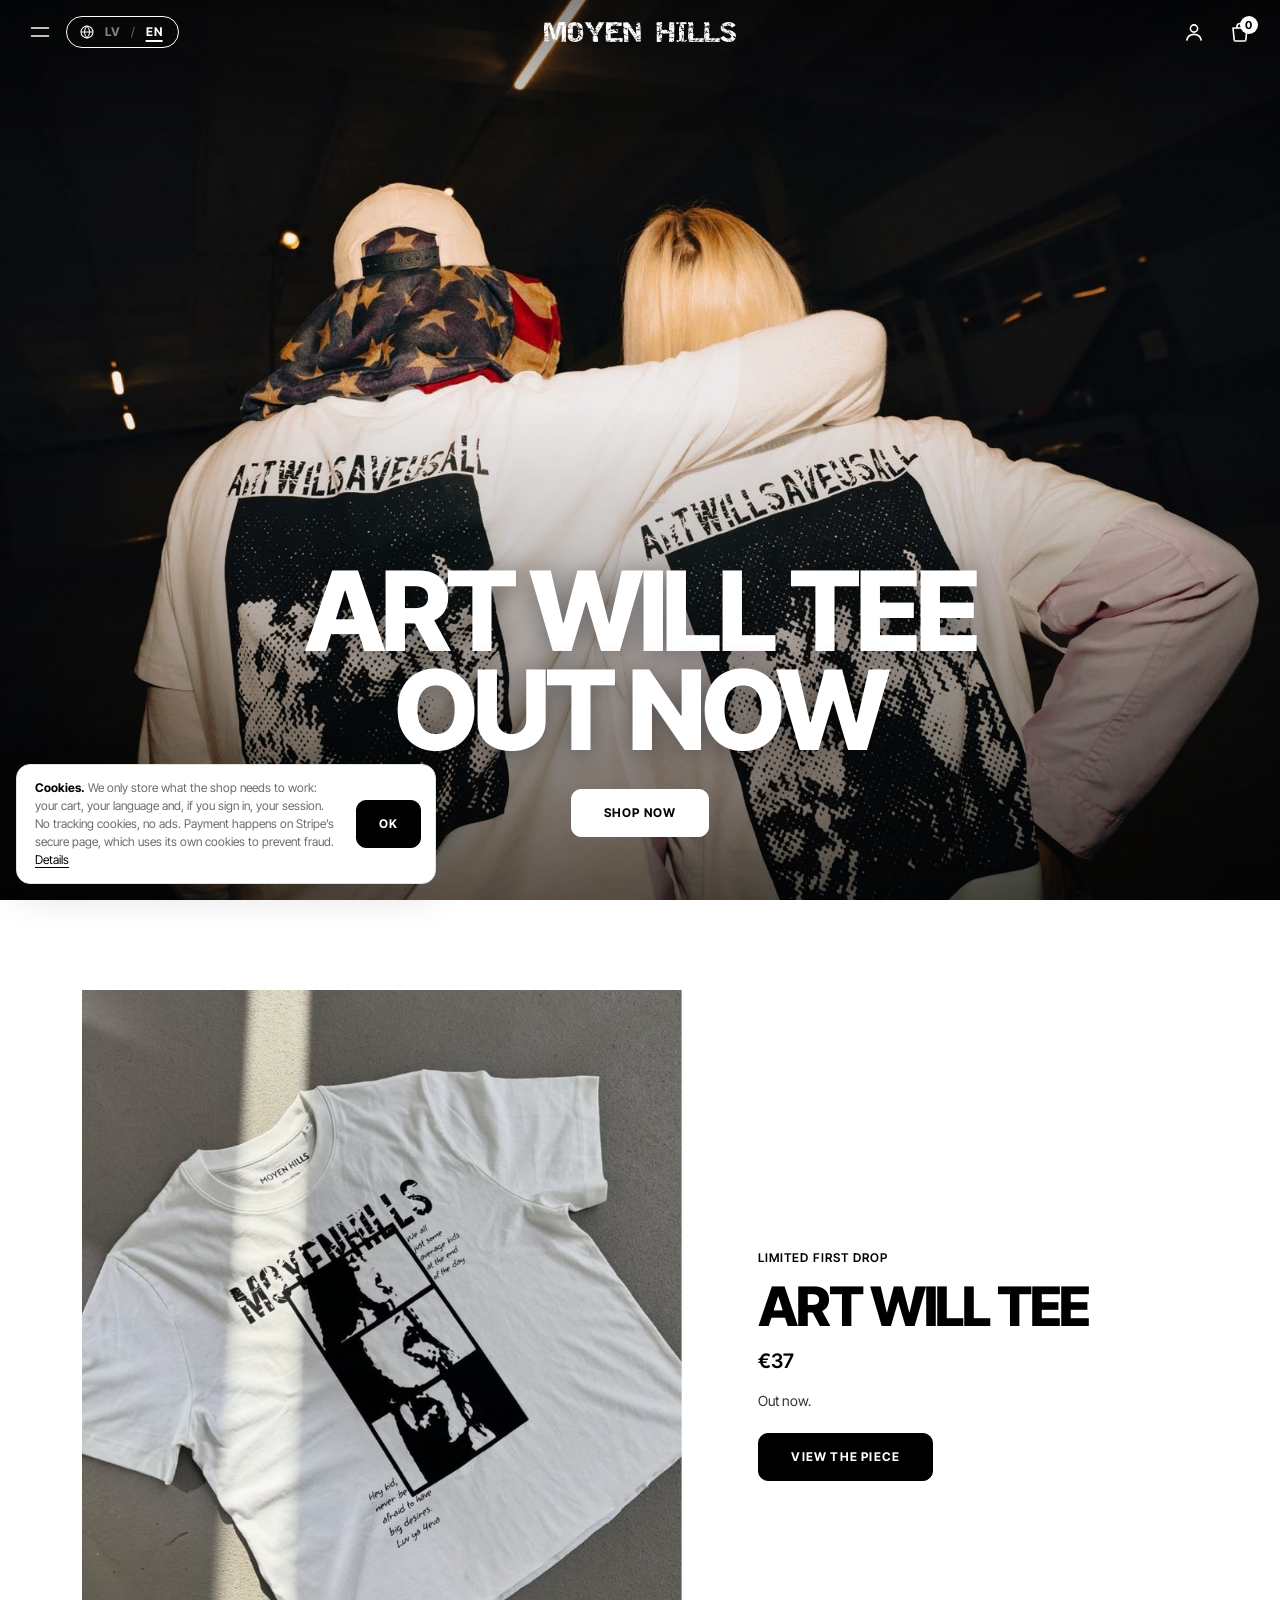
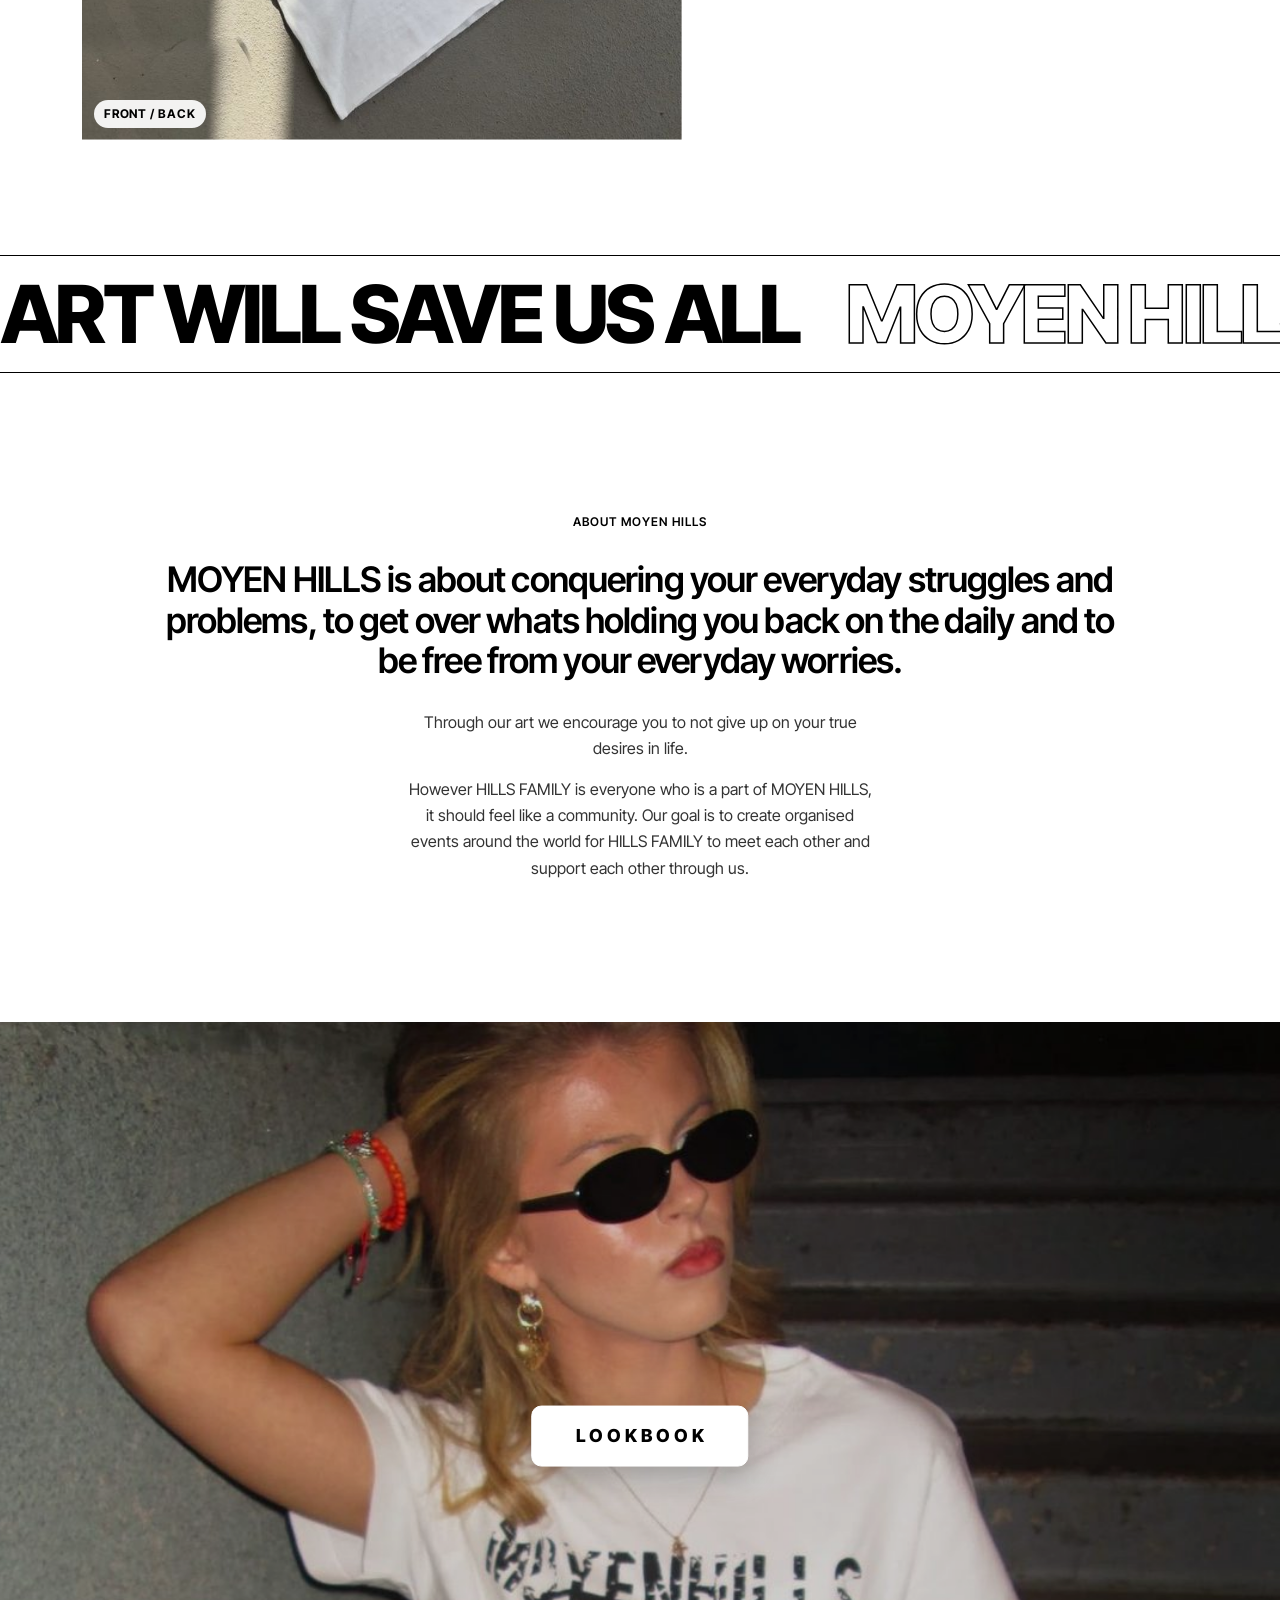
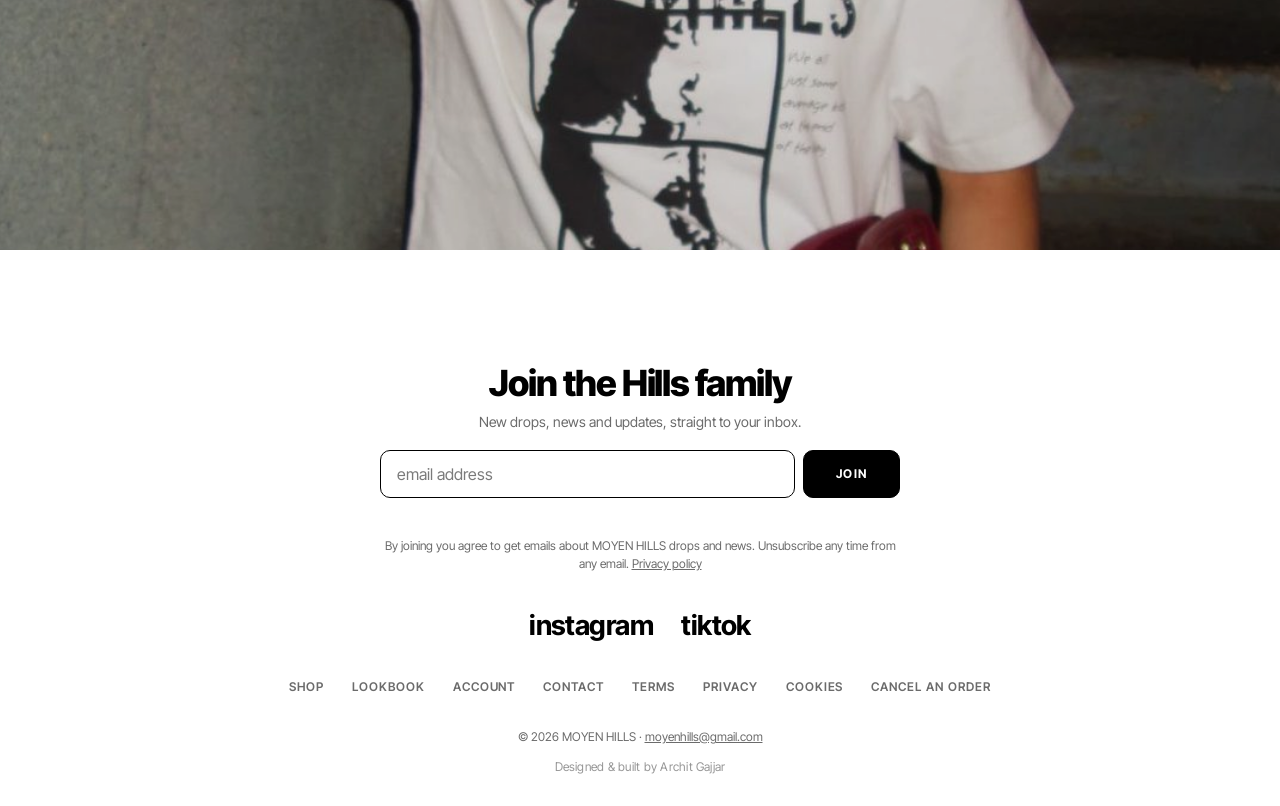
<file: index.html>
<!doctype html>
<!-- Designed & built by Archit Gajjar -->
<html lang="en" translate="no">
<head>
  <meta charset="utf-8">
  <meta name="google" content="notranslate">
  <meta name="viewport" content="width=device-width, initial-scale=1">
  <meta name="designer" content="Archit Gajjar">
  <meta name="theme-color" content="#ffffff">
  <title>MOYEN HILLS — ART WILL TEE, made in Latvia</title>
  <meta name="description" content="MOYEN HILLS. ART WILL TEE: boxy cut-off t-shirt, 100% cotton, screen printed front, back and neck label. Made in Latvia.">
  <link rel="canonical" href="https://moyenhillsofficial.com/">
  <meta property="og:title" content="MOYEN HILLS — ART WILL TEE">
  <meta property="og:description" content="MOYEN HILLS. ART WILL TEE: boxy cut-off t-shirt, 100% cotton, screen printed front, back and neck label. Made in Latvia.">
  <meta property="og:image" content="https://moyenhillsofficial.com/images/landing.jpg">
  <link rel="icon" href="images/favicon.png">
  <script type="application/ld+json">{"@context":"https://schema.org","@graph":[{"@type":"Organization","@id":"https://moyenhillsofficial.com/#org","name":"MOYEN HILLS","url":"https://moyenhillsofficial.com/","logo":"https://moyenhillsofficial.com/images/logo.png","email":"moyenhills@gmail.com","sameAs":["https://www.instagram.com/moyenhills/","https://www.tiktok.com/@moyenhills"]},{"@type":"WebSite","name":"MOYEN HILLS","url":"https://moyenhillsofficial.com/","publisher":{"@id":"https://moyenhillsofficial.com/#org"},"inLanguage":["en","lv"]}]}</script>
  <link rel="preload" href="fonts/inter-tight-latin-800-normal.woff2" as="font" type="font/woff2" crossorigin>
  <link rel="stylesheet" href="site.css">
  <script src="boot.js"></script>
  <script src="campaign.js"></script>
</head>
<body>
  <div class="loader" aria-hidden="true">
    <div class="loader__half loader__half--top"></div>
    <div class="loader__half loader__half--bottom"></div>
    <div class="loader__center">
      <div class="loader__grain"></div>
      <img class="loader__logo" src="images/logo.png" width="2400" height="262" alt="">
      <span class="loader__line"></span>
      <p class="loader__cap">Art will tee — First drop</p>
    </div>
  </div>
  <header class="bar bar--over" data-bar>
    <div class="bar__row">
    <div class="bar__left">
      <button class="bar__icon bar__menu" type="button" data-open-menu aria-haspopup="dialog" aria-label="Open menu">
        <svg viewBox="0 0 24 24" width="24" height="24" aria-hidden="true" focusable="false"><path d="M3.5 8h17M3.5 16h17" fill="none" stroke="currentColor" stroke-width="1.6" stroke-linecap="round"/></svg>
      </button>
      <div class="langs" role="group" aria-label="Language"><svg class="langs__globe" viewBox="0 0 24 24" width="16" height="16" aria-hidden="true" focusable="false"><circle cx="12" cy="12" r="9" fill="none" stroke="currentColor" stroke-width="1.6"/><path d="M3 12h18M12 3c2.5 2.6 3.8 5.6 3.8 9s-1.3 6.4-3.8 9c-2.5-2.6-3.8-5.6-3.8-9S9.5 5.6 12 3Z" fill="none" stroke="currentColor" stroke-width="1.6" stroke-linejoin="round"/></svg><a href="?lang=lv" lang="lv" hreflang="lv" aria-label="Latviešu" data-set-lang="lv">LV</a><span class="langs__sep" aria-hidden="true">/</span><a href="?lang=en" lang="en" hreflang="en" aria-label="English" data-set-lang="en">EN</a></div>
    </div>
    <button class="bar__logo" type="button" data-top aria-label="MOYEN HILLS, back to top">
      <img src="images/logo.png" width="2400" height="262" alt="MOYEN HILLS">
    </button>
    <div class="bar__icons">
      <a class="bar__icon" href="/account" data-account-link aria-label="Sign in or create an account">
        <svg viewBox="0 0 24 24" width="24" height="24" aria-hidden="true" focusable="false"><circle cx="12" cy="8.5" r="3.6" fill="none" stroke="currentColor" stroke-width="1.6"/><path d="M4.8 20c.9-3.6 3.8-5.6 7.2-5.6s6.3 2 7.2 5.6" fill="none" stroke="currentColor" stroke-width="1.6" stroke-linecap="round"/></svg>
      </a>
      <button class="bar__cart" type="button" data-open-cart aria-haspopup="dialog" aria-label="Open cart">
        <svg class="bar__bag" viewBox="0 0 24 24" width="24" height="24" aria-hidden="true" focusable="false"><path d="M5 8h14l-1.2 12.2a1 1 0 0 1-1 .8H7.2a1 1 0 0 1-1-.8L5 8Z" fill="none" stroke="currentColor" stroke-width="1.6" stroke-linejoin="round"/><path d="M9 8V6.5a3 3 0 0 1 6 0V8" fill="none" stroke="currentColor" stroke-width="1.6" stroke-linecap="round"/></svg>
        <span class="bar__count" data-cart-count>0</span>
      </button>
    </div>
    </div>
  </header>

  <main id="top">
    <!-- Landing photo -->
    <section class="landing" aria-label="ART WILL TEE">
      <img src="images/landing.jpg" srcset="images/landing-480.jpg 480w, images/landing-800.jpg 800w, images/landing.jpg 1600w" sizes="100vw" width="1600" height="1280" alt="Two people from behind at night wearing the ART WILL TEE, ART WILL SAVE US ALL printed on the back" fetchpriority="high">
      <div class="landing__copy">
        <h1 class="landing__title"><span>ART WILL TEE</span> <span>OUT NOW</span></h1>
        <a class="btn landing__cta" href="/shop">Shop now</a>
      </div>
    </section>

    <!-- Black Friday: hidden; campaign.js shows it only during the sale -->
    <section class="bf" aria-labelledby="bf-title" data-bf hidden translate="no">
      <div class="bf__ticker" aria-hidden="true"><div class="bf__track">
        <span>Black Friday</span><span data-bf-off>−27%</span><span>Black Friday</span><span data-bf-off>−27%</span><span>Black Friday</span><span data-bf-off>−27%</span>
        <span>Black Friday</span><span data-bf-off>−27%</span><span>Black Friday</span><span data-bf-off>−27%</span><span>Black Friday</span><span data-bf-off>−27%</span>
      </div></div>
      <div class="bf__body">
        <p class="label bf__kicker"><span data-lang="en">One week only · ART WILL TEE</span><span data-lang="lv">Tikai vienu nedēļu · ART WILL TEE</span></p>
        <h2 class="bf__title" id="bf-title"><span class="bf__off" data-bf-off>−27%</span></h2>
        <p class="bf__price"><s data-bf-was>€37</s> <span data-bf-now>€27</span></p>
        <div class="bf__clock" role="timer" aria-label="Time left in the sale">
          <div><b data-bf-unit="d">00</b><span data-lang="en">days</span><span data-lang="lv">dienas</span></div>
          <div><b data-bf-unit="h">00</b><span data-lang="en">hours</span><span data-lang="lv">stundas</span></div>
          <div><b data-bf-unit="m">00</b><span data-lang="en">min</span><span data-lang="lv">min</span></div>
          <div><b data-bf-unit="s">00</b><span data-lang="en">sec</span><span data-lang="lv">sek</span></div>
        </div>
        <p class="bf__note"><span data-lang="en">Ends Sunday 29 November at midnight. Free delivery in Latvia.</span><span data-lang="lv">Beidzas svētdien, 29. novembrī, pusnaktī. Bezmaksas piegāde Latvijā.</span></p>
        <a class="btn bf__cta" href="/product"><span data-lang="en">Get yours</span><span data-lang="lv">Pērc tagad</span></a>
      </div>
    </section>

    <!-- The tee -->
    <section class="feature" id="shop" aria-labelledby="feature-name" data-feature>
      <a class="feature__media" href="/product" aria-label="ART WILL TEE, all photos and details" data-product-media data-reveal>
        <img class="feature__img" src="images/flat-front.jpg" srcset="images/flat-front-480.jpg 480w, images/flat-front-800.jpg 800w, images/flat-front.jpg 1002w" sizes="(max-width: 720px) 100vw, 50vw" width="1002" height="1201" alt="ART WILL TEE, front, laid flat" loading="lazy">
        <img class="feature__img feature__img--alt" src="images/flat-back.jpg" srcset="images/flat-back-480.jpg 480w, images/flat-back-800.jpg 800w, images/flat-back.jpg 1002w" sizes="(max-width: 720px) 100vw, 50vw" width="1002" height="1054" alt="" loading="lazy">
        <span class="feature__hint">Front / back</span>
      </a>
      <div class="feature__info" data-reveal>
        <p class="label" data-feature-label>Limited first drop</p>
        <h2 class="feature__name" id="feature-name" data-product-name>ART WILL TEE</h2>
        <p class="feature__price" data-price>€37</p>
        <p class="scarcity" data-stock-left hidden><span class="scarcity__dot" aria-hidden="true"></span><span data-stock-text></span></p>
        <p class="soldout" data-soldout-note hidden>SOLD OUT, DONT BE LATE</p>
        <p class="feature__copy" data-feature-blurb>Out now.</p>
        <a class="btn feature__cta" href="/product">View the piece</a>
      </div>
    </section>

    <!-- Ticker (decorative; the slogan from the back print) -->
    <div class="ticker" aria-hidden="true" translate="no">
      <div class="ticker__track">
        <span>Art will save us all</span><span>Moyen Hills</span><span>Art will save us all</span><span>Moyen Hills</span>
        <span>Art will save us all</span><span>Moyen Hills</span><span>Art will save us all</span><span>Moyen Hills</span>
      </div>
    </div>

    <!-- Brand -->
    <section class="brand" aria-labelledby="brand-title">
      <h2 class="label" id="brand-title" data-reveal>About MOYEN HILLS</h2>
      <p class="brand__statement" data-reveal>MOYEN HILLS is about conquering your everyday struggles and problems, to get over whats holding you back on the daily and to be free from your everyday worries.</p>
      <div class="brand__body" data-reveal>
        <p>Through our art we encourage you to not give up on your true desires in life.</p>
        <p>However HILLS FAMILY is everyone who is a part of MOYEN HILLS, it should feel like a community. Our goal is to create organised events around the world for HILLS FAMILY to meet each other and support each other through us.</p>
      </div>
    </section>

    <!-- Lookbook link -->
    <a class="lookcta" href="/lookbook" aria-label="Open the lookbook" data-reveal>
      <img src="images/tee-front.jpg" srcset="images/tee-front-480.jpg 480w, images/tee-front-800.jpg 800w, images/tee-front.jpg 1200w" sizes="100vw" width="1200" height="1600" alt="Model on concrete stairs wearing the ART WILL TEE" loading="lazy">
      <span class="lookcta__btn">LOOKBOOK</span>
    </a>
  </main>

  <!-- Email -->
  <footer class="foot" aria-labelledby="sub-title">
    <form class="sub" data-subscribe novalidate data-reveal>
      <h2 class="sub__title" id="sub-title">Join the Hills family</h2>
      <p class="sub__lead">New drops, news and updates, straight to your inbox.</p>
      <div class="sub__row">
        <label class="sr" for="sub-email">email address</label>
        <input class="sub__input" id="sub-email" name="email" type="email" placeholder="email address" autocomplete="email" required>
        <button class="btn" type="submit">JOIN</button>
      </div>
      <p class="sub__msg" data-sub-msg role="status" aria-live="polite"></p>
      <p class="sub__consent">By joining you agree to get emails about MOYEN HILLS drops and news. Unsubscribe any time from any email. <a href="/privacy">Privacy policy</a></p>
    </form>
    <ul class="foot__links" data-reveal>
      <li><a href="https://www.instagram.com/moyenhills/" target="_blank" rel="noopener">instagram</a></li>
      <li><a href="https://www.tiktok.com/@moyenhills" target="_blank" rel="noopener">tiktok</a></li>
    </ul>
    <nav class="foot__nav" aria-label="Site">
      <a href="/shop">Shop</a>
      <a href="/lookbook">Lookbook</a>
      <a href="/account">Account</a>
      <a href="mailto:moyenhills@gmail.com">Contact</a>
      <a href="/terms">Terms</a>
      <a href="/privacy">Privacy</a>
      <a href="/privacy#device">Cookies</a>
      <a href="/withdraw">Cancel an order</a>
    </nav>
    <p class="foot__legal">© <span data-year>2026</span> MOYEN HILLS · <a href="mailto:moyenhills@gmail.com">moyenhills@gmail.com</a></p>
    <p class="foot__credit">Designed &amp; built by Archit Gajjar</p>
  </footer>


  <!-- Menu -->
  <dialog class="menu" data-menu aria-label="Menu">
    <div class="menu__top">
      <button type="button" class="bar__icon" data-close-menu aria-label="Close menu">
        <svg viewBox="0 0 24 24" width="24" height="24" aria-hidden="true" focusable="false"><path d="M6 6l12 12M18 6 6 18" fill="none" stroke="currentColor" stroke-width="1.6" stroke-linecap="round"/></svg>
      </button>
      <img class="menu__logo" src="images/logo.png" width="2400" height="262" alt="">
      <span aria-hidden="true"></span>
    </div>
    <div class="menu__body">
      <nav class="menu__links" aria-label="Site">
        <a href="/">Home</a>
        <a href="/shop">Shop</a>
        <a href="/lookbook">Lookbook</a>
        <a href="/account">Account</a>
      </nav>
      <a class="menu__tee" href="/product">
        <img src="images/flat-front-480.jpg" width="480" height="575" alt="" loading="lazy">
        <span><b>ART WILL TEE</b><span data-price>€37</span></span>
      </a>
    </div>
    <div class="menu__foot">
      <a href="https://www.instagram.com/moyenhills/" target="_blank" rel="noopener">Instagram</a>
      <a href="https://www.tiktok.com/@moyenhills" target="_blank" rel="noopener">TikTok</a>
      <a href="mailto:moyenhills@gmail.com">moyenhills@gmail.com</a>
      <div class="langs" role="group" aria-label="Language"><svg class="langs__globe" viewBox="0 0 24 24" width="16" height="16" aria-hidden="true" focusable="false"><circle cx="12" cy="12" r="9" fill="none" stroke="currentColor" stroke-width="1.6"/><path d="M3 12h18M12 3c2.5 2.6 3.8 5.6 3.8 9s-1.3 6.4-3.8 9c-2.5-2.6-3.8-5.6-3.8-9S9.5 5.6 12 3Z" fill="none" stroke="currentColor" stroke-width="1.6" stroke-linejoin="round"/></svg><a href="?lang=lv" lang="lv" hreflang="lv" aria-label="Latviešu" data-set-lang="lv">LV</a><span class="langs__sep" aria-hidden="true">/</span><a href="?lang=en" lang="en" hreflang="en" aria-label="English" data-set-lang="en">EN</a></div>
    </div>
  </dialog>

  <!-- Cart (shared) -->
  <dialog class="cart" data-cart aria-labelledby="cart-title">
    <div class="cart__head">
      <h2 class="cart__title" id="cart-title">Cart</h2>
      <button type="button" class="link-u" data-close-cart>Close</button>
    </div>
    <div data-cart-view>
      <ul class="cart__items" data-cart-items></ul>
      <div class="cart__empty" data-cart-empty><p>Your cart is empty.</p><a class="btn" href="/shop">Visit the shop</a></div>
      <div class="cart__total" data-cart-total-row hidden><span>Subtotal</span><span data-cart-total>€0</span></div>
      <div class="promo" data-promo hidden>
        <label class="sr" for="promo-code">Promo code</label>
        <input class="promo__input" id="promo-code" data-promo-input placeholder="Promo code" autocomplete="off" autocapitalize="characters" spellcheck="false">
        <button type="button" class="btn btn--line" data-promo-apply>Apply</button>
      </div>
      <p class="promo__msg" data-promo-msg role="status" aria-live="polite"></p>
      <div class="cart__line" data-discount-row hidden><span>Promo <b data-promo-code></b> <button type="button" class="link-u" data-promo-remove>Remove</button></span><span data-discount></span></div>
      <div class="cart__total cart__total--grand" data-discount-row hidden><span>Total</span><span data-grand-total>€0</span></div>
      <p class="cart__hint" data-cart-total-row hidden>Delivery is added when we confirm your order by email.</p>
      <form class="checkout" data-checkout hidden>
        <h3 class="checkout__title">Your details</h3>
        <label>Full name<input name="name" autocomplete="name" required></label>
        <label>Email<input name="email" type="email" autocomplete="email" required></label>
        <div class="phone">
          <label>Country code<input name="phone_code" list="dial-codes" value="+371" inputmode="tel" autocomplete="tel-country-code" pattern="\+?[0-9]{1,4}" title="Country code, for example +371" placeholder="+371"></label>
          <label>Phone<input name="phone" type="tel" autocomplete="tel-national" placeholder="20 000 000" pattern="[0-9 \(\)\.\/\-]{4,30}" title="Numbers only, for example 20 000 000"></label>
        </div>
        <p class="phone__hint">Choose your country code or type it yourself.</p>
        <datalist id="dial-codes">
          <option value="+371" label="Latvia +371"></option>
          <option value="+370" label="Lithuania +370"></option>
          <option value="+372" label="Estonia +372"></option>
          <option value="+44" label="United Kingdom +44"></option>
          <option value="+1" label="USA / Canada +1"></option>
          <option value="+91" label="India +91"></option>
          <option value="+355" label="Albania +355"></option>
          <option value="+376" label="Andorra +376"></option>
          <option value="+43" label="Austria +43"></option>
          <option value="+375" label="Belarus +375"></option>
          <option value="+32" label="Belgium +32"></option>
          <option value="+387" label="Bosnia and Herzegovina +387"></option>
          <option value="+359" label="Bulgaria +359"></option>
          <option value="+385" label="Croatia +385"></option>
          <option value="+357" label="Cyprus +357"></option>
          <option value="+420" label="Czechia +420"></option>
          <option value="+45" label="Denmark +45"></option>
          <option value="+358" label="Finland +358"></option>
          <option value="+33" label="France +33"></option>
          <option value="+49" label="Germany +49"></option>
          <option value="+30" label="Greece +30"></option>
          <option value="+36" label="Hungary +36"></option>
          <option value="+354" label="Iceland +354"></option>
          <option value="+353" label="Ireland +353"></option>
          <option value="+39" label="Italy +39"></option>
          <option value="+383" label="Kosovo +383"></option>
          <option value="+423" label="Liechtenstein +423"></option>
          <option value="+352" label="Luxembourg +352"></option>
          <option value="+356" label="Malta +356"></option>
          <option value="+373" label="Moldova +373"></option>
          <option value="+377" label="Monaco +377"></option>
          <option value="+382" label="Montenegro +382"></option>
          <option value="+31" label="Netherlands +31"></option>
          <option value="+389" label="North Macedonia +389"></option>
          <option value="+47" label="Norway +47"></option>
          <option value="+48" label="Poland +48"></option>
          <option value="+351" label="Portugal +351"></option>
          <option value="+40" label="Romania +40"></option>
          <option value="+7" label="Russia +7"></option>
          <option value="+378" label="San Marino +378"></option>
          <option value="+381" label="Serbia +381"></option>
          <option value="+421" label="Slovakia +421"></option>
          <option value="+386" label="Slovenia +386"></option>
          <option value="+34" label="Spain +34"></option>
          <option value="+46" label="Sweden +46"></option>
          <option value="+41" label="Switzerland +41"></option>
          <option value="+90" label="Turkey +90"></option>
          <option value="+380" label="Ukraine +380"></option>
        </datalist>
        <label>Address<input name="address" autocomplete="street-address" required></label>
        <div class="checkout__two">
          <label>City<input name="city" autocomplete="address-level2" required></label>
          <label>Postcode<input name="postcode" autocomplete="postal-code" required></label>
        </div>
        <label>Country<input name="country" autocomplete="country-name" value="Latvia" required></label>
        <label>Note (optional)<textarea name="note" rows="2"></textarea></label>
        <label>Gift message (optional)<textarea name="gift_note" rows="2" maxlength="300" placeholder="We print it and put it in the parcel"></textarea></label>
        <input type="text" name="_honey" class="sr" tabindex="-1" autocomplete="off" aria-hidden="true">
        <p class="checkout__account" data-checkout-account hidden>Signed in — this order will be saved to your account.</p>
        <p class="checkout__legal" data-lang="en">Prices are in euro. Delivery cost is added in our confirmation email, before you pay. By sending this order you accept our <a href="/terms">Terms of sale</a>. How we use your details: <a href="/privacy">Privacy policy</a>.</p>
        <p class="checkout__legal" data-lang="lv">Cenas norādītas eiro. Piegādes cenu pievienojam apstiprinājuma e-pastā, pirms tu maksā. Nosūtot pasūtījumu, tu piekrīti mūsu <a href="/terms">pārdošanas noteikumiem</a>. Kā izmantojam tavus datus: <a href="/privacy">privātuma politika</a>.</p>
        <button class="btn btn--wide" type="submit">Send order request</button>
        <p class="checkout__msg" data-checkout-msg role="status" aria-live="polite"></p>
      </form>
    </div>
    <div class="cart__done" data-cart-done hidden>
      <p class="cart__done-title">Order received</p>
      <p data-lang="en">Thank you. A copy of your order is on its way to your inbox, and we will email you within a day to confirm it and send the payment details. Changed your mind? You can <a href="/withdraw">cancel</a> up to 14 days after it arrives.</p>
      <p data-lang="lv">Paldies! Pasūtījuma kopija jau ir ceļā uz tavu e-pastu, un dienas laikā mēs to apstiprināsim un atsūtīsim apmaksas informāciju. Pārdomāji? Pasūtījumu vari <a href="/withdraw">atcelt</a> 14 dienu laikā pēc saņemšanas.</p>
      <button type="button" class="btn" data-close-cart>Keep looking</button>
    </div>
  </dialog>

  <script src="i18n.js"></script>
  <script src="config.js"></script>
  <script src="vendor/supabase.js" defer></script>
  <script src="catalog.js" defer></script>
  <script src="data.js" defer></script>
  <script src="app.js" defer></script>
  <script src="motion.js" defer></script>
  <script src="auth.js" defer></script>
  <script src="cookie.js" defer></script>
</body>
</html>
</file>
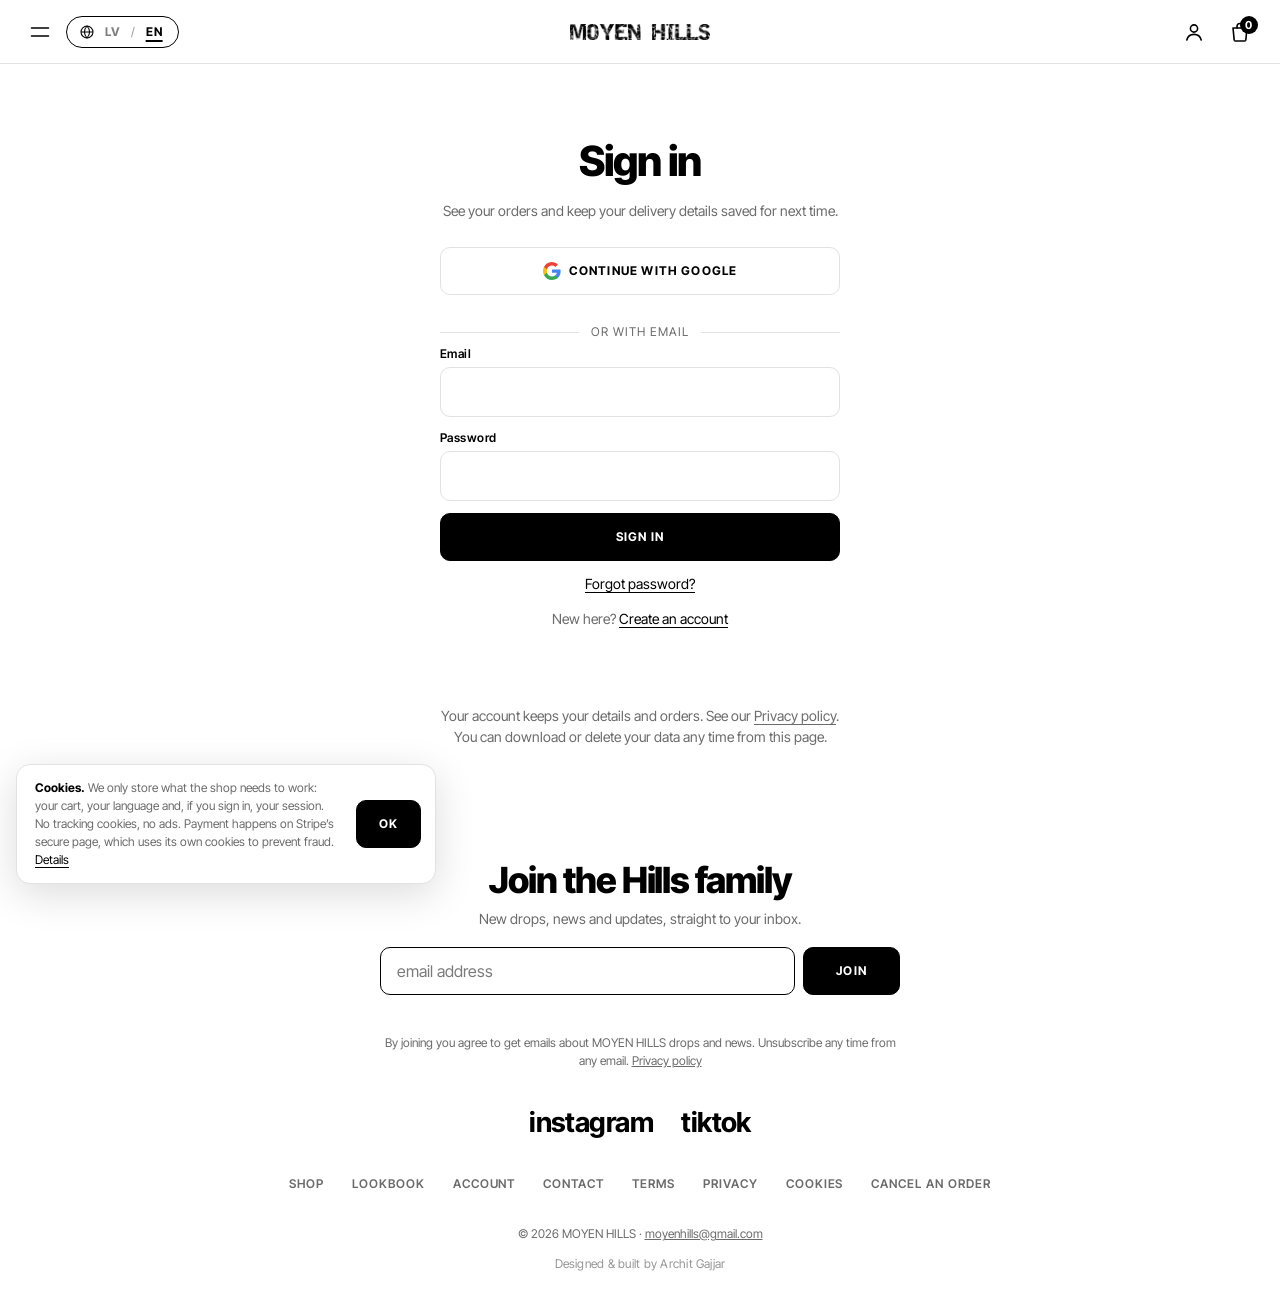
<file: account.html>
<!doctype html>
<!-- Designed & built by Archit Gajjar -->
<html lang="en" translate="no">
<head>
  <meta charset="utf-8">
  <meta name="google" content="notranslate">
  <meta name="viewport" content="width=device-width, initial-scale=1">
  <meta name="designer" content="Archit Gajjar">
  <meta name="theme-color" content="#ffffff">
  <title>Account — MOYEN HILLS</title>
  <meta name="description" content="Your MOYEN HILLS account: sign in to see your orders and follow your parcel.">
  <meta property="og:title" content="MOYEN HILLS — ART WILL TEE">
  <meta property="og:description" content="Your MOYEN HILLS account: sign in to see your orders and follow your parcel.">
  <meta property="og:image" content="https://moyenhillsofficial.com/images/landing.jpg">
  <link rel="icon" href="images/favicon.png">
  <link rel="preload" href="fonts/inter-tight-latin-800-normal.woff2" as="font" type="font/woff2" crossorigin>
  <link rel="stylesheet" href="site.css">
  <script src="boot.js"></script>
  <script src="campaign.js"></script>
</head>
<body>
  <div class="loader" aria-hidden="true">
    <div class="loader__half loader__half--top"></div>
    <div class="loader__half loader__half--bottom"></div>
    <div class="loader__center">
      <div class="loader__grain"></div>
      <img class="loader__logo" src="images/logo.png" width="2400" height="262" alt="">
      <span class="loader__line"></span>
      <p class="loader__cap">Art will tee — First drop</p>
    </div>
  </div>
  <header class="bar" data-bar>
    <div class="bar__row">
    <div class="bar__left">
      <button class="bar__icon bar__menu" type="button" data-open-menu aria-haspopup="dialog" aria-label="Open menu">
        <svg viewBox="0 0 24 24" width="24" height="24" aria-hidden="true" focusable="false"><path d="M3.5 8h17M3.5 16h17" fill="none" stroke="currentColor" stroke-width="1.6" stroke-linecap="round"/></svg>
      </button>
      <div class="langs" role="group" aria-label="Language"><svg class="langs__globe" viewBox="0 0 24 24" width="16" height="16" aria-hidden="true" focusable="false"><circle cx="12" cy="12" r="9" fill="none" stroke="currentColor" stroke-width="1.6"/><path d="M3 12h18M12 3c2.5 2.6 3.8 5.6 3.8 9s-1.3 6.4-3.8 9c-2.5-2.6-3.8-5.6-3.8-9S9.5 5.6 12 3Z" fill="none" stroke="currentColor" stroke-width="1.6" stroke-linejoin="round"/></svg><a href="?lang=lv" lang="lv" hreflang="lv" aria-label="Latviešu" data-set-lang="lv">LV</a><span class="langs__sep" aria-hidden="true">/</span><a href="?lang=en" lang="en" hreflang="en" aria-label="English" data-set-lang="en">EN</a></div>
    </div>
    <a class="bar__logo" href="/" aria-label="MOYEN HILLS, home">
      <img src="images/logo.png" width="2400" height="262" alt="MOYEN HILLS">
    </a>
    <div class="bar__icons">
      <a class="bar__icon" href="/account" data-account-link aria-label="Sign in or create an account">
        <svg viewBox="0 0 24 24" width="24" height="24" aria-hidden="true" focusable="false"><circle cx="12" cy="8.5" r="3.6" fill="none" stroke="currentColor" stroke-width="1.6"/><path d="M4.8 20c.9-3.6 3.8-5.6 7.2-5.6s6.3 2 7.2 5.6" fill="none" stroke="currentColor" stroke-width="1.6" stroke-linecap="round"/></svg>
      </a>
      <button class="bar__cart" type="button" data-open-cart aria-haspopup="dialog" aria-label="Open cart">
        <svg class="bar__bag" viewBox="0 0 24 24" width="24" height="24" aria-hidden="true" focusable="false"><path d="M5 8h14l-1.2 12.2a1 1 0 0 1-1 .8H7.2a1 1 0 0 1-1-.8L5 8Z" fill="none" stroke="currentColor" stroke-width="1.6" stroke-linejoin="round"/><path d="M9 8V6.5a3 3 0 0 1 6 0V8" fill="none" stroke="currentColor" stroke-width="1.6" stroke-linecap="round"/></svg>
        <span class="bar__count" data-cart-count>0</span>
      </button>
    </div>
    </div>
  </header>

  <main class="acct" id="top" data-account>
    <!-- Accounts not connected yet -->
    <section class="acct__box" data-view="off" hidden>
      <h1 class="acct__title">Account</h1>
      <p class="acct__lead">Customer accounts are coming soon. You can still order as a guest from the cart.</p>
      <a class="btn" href="/shop">Visit the shop</a>
    </section>

    <!-- Signed out -->
    <section class="acct__box" data-view="signin" hidden>
      <h1 class="acct__title">Sign in</h1>
      <p class="acct__lead">See your orders and keep your delivery details saved for next time.</p>
      <div class="acct__providers">
        <button type="button" class="btn btn--line btn--wide" data-provider="google">
          <svg viewBox="0 0 24 24" width="18" height="18" aria-hidden="true"><path fill="#4285F4" d="M23.5 12.3c0-.8-.1-1.6-.2-2.3H12v4.4h6.5a5.5 5.5 0 0 1-2.4 3.6v3h3.9c2.2-2.1 3.5-5.1 3.5-8.7Z"/><path fill="#34A853" d="M12 24c3.2 0 6-1.1 8-2.9l-3.9-3c-1.1.7-2.5 1.2-4.1 1.2-3.1 0-5.8-2.1-6.7-5H1.3v3.1A12 12 0 0 0 12 24Z"/><path fill="#FBBC05" d="M5.3 14.3a7.2 7.2 0 0 1 0-4.6V6.6h-4a12 12 0 0 0 0 10.8l4-3.1Z"/><path fill="#EA4335" d="M12 4.8c1.8 0 3.3.6 4.6 1.8l3.4-3.4A12 12 0 0 0 1.3 6.6l4 3.1c.9-2.9 3.6-4.9 6.7-4.9Z"/></svg>
          Continue with Google
        </button>
        <button type="button" class="btn btn--wide" data-provider="apple">
          <svg viewBox="0 0 24 24" width="18" height="18" aria-hidden="true"><path fill="currentColor" d="M16.4 12.6c0-2.6 2.1-3.8 2.2-3.9a4.8 4.8 0 0 0-3.8-2c-1.6-.2-3.1.9-3.9.9-.8 0-2-.9-3.4-.9a5 5 0 0 0-4.2 2.6c-1.8 3.1-.5 7.7 1.3 10.2.8 1.2 1.8 2.6 3.1 2.6s1.7-.8 3.3-.8 2 .8 3.4.8 2.2-1.3 3-2.5c1-1.4 1.4-2.8 1.4-2.8s-2.4-1-2.4-4.2ZM13.9 4.9c.7-.9 1.2-2 1-3.2-1 0-2.3.7-3 1.6-.7.8-1.2 2-1.1 3.1 1.2.1 2.3-.6 3.1-1.5Z"/></svg>
          Continue with Apple
        </button>
      </div>
      <div class="acct__email" data-email-block>
        <p class="acct__or"><span>or with email</span></p>
        <form class="acct__form" data-email-form novalidate>
          <label data-name-field hidden>Full name<input name="full_name" autocomplete="name"></label>
          <label>Email<input name="email" type="email" autocomplete="email" required></label>
          <label>Password<input name="password" type="password" autocomplete="current-password" minlength="12" required></label>
          <p class="acct__hint" data-name-field hidden>At least 12 characters, with letters and numbers. A few random words work well.</p>
          <button class="btn btn--wide" type="submit" data-email-submit>Sign in</button>
          <button type="button" class="acct__link" data-forgot>Forgot password?</button>
        </form>
        <p class="acct__switch"><span data-mode-text>New here?</span> <button type="button" class="acct__link" data-mode-toggle>Create an account</button></p>
      </div>
      <p class="acct__msg" data-signin-msg role="status" aria-live="polite"></p>
      <p class="acct__fine" data-lang="en">Your account keeps your details and orders. See our <a href="/privacy">Privacy policy</a>. You can download or delete your data any time from this page.</p>
      <p class="acct__fine" data-lang="lv">Kontā glabājas tavi dati un pasūtījumi. Sīkāk lasi mūsu <a href="/privacy">privātuma politikā</a>. Savus datus vari lejupielādēt vai izdzēst jebkurā brīdī šajā lapā.</p>
    </section>

    <!-- Choose a new password -->
    <section class="acct__box" data-view="reset" hidden>
      <h1 class="acct__title">New password</h1>
      <form class="acct__form" data-reset-form>
        <label>New password<input name="password" type="password" autocomplete="new-password" minlength="12" required></label>
        <button class="btn btn--wide" type="submit">Save password</button>
      </form>
      <p class="acct__msg" data-reset-msg role="status" aria-live="polite"></p>
    </section>

    <!-- Signed in -->
    <section class="acct__box acct__box--wide" data-view="account" hidden>
      <h1 class="acct__title" data-hello>Your account</h1>
      <p class="acct__lead"><span data-email></span> · <button type="button" class="acct__link" data-signout>Sign out</button></p>

      <div class="acct__cols">
        <section aria-labelledby="orders-title">
          <h2 class="label" id="orders-title">Your orders</h2>
          <ul class="orders" data-orders></ul>
        </section>

        <section aria-labelledby="details-title">
          <h2 class="label" id="details-title">Your details</h2>
          <form class="acct__form" data-profile>
            <label>Full name<input name="full_name" autocomplete="name"></label>
            <label>Phone<input name="phone" type="tel" autocomplete="tel"></label>
            <label>Address<input name="address" autocomplete="street-address"></label>
            <div class="acct__two">
              <label>City<input name="city" autocomplete="address-level2"></label>
              <label>Postcode<input name="postcode" autocomplete="postal-code"></label>
            </div>
            <label>Country<input name="country" autocomplete="country-name"></label>
            <button class="btn btn--wide" type="submit">Save details</button>
            <p class="acct__msg" data-profile-msg role="status" aria-live="polite"></p>
          </form>
        </section>
      </div>
      <section class="acct__data" aria-labelledby="data-title">
        <h2 class="label" id="data-title">Your data</h2>
        <p>Download a copy of everything we keep on your account, or delete your account. To cancel an order within 14 days of delivery, use <a href="/withdraw">Cancel an order</a>.</p>
        <div class="acct__data-actions">
          <button type="button" class="btn btn--line" data-export>Download my data</button>
          <button type="button" class="btn btn--line" data-delete-account>Delete my account</button>
        </div>
        <form class="acct__form acct__confirm" data-delete-form hidden>
          <p>This deletes your account, saved details and sign-in for good. Orders stay in our records only as long as accounting law requires, no longer linked to an account.</p>
          <label>Type DELETE to confirm<input name="confirm" autocomplete="off" required pattern="DELETE"></label>
          <button class="btn btn--wide" type="submit">Delete my account for good</button>
        </form>
        <p class="acct__msg" data-data-msg role="status" aria-live="polite"></p>
      </section>
    </section>
  </main>

  <!-- Write a review (auth.js; supabase/features.sql) -->
  <dialog class="rvd" data-review-dialog aria-labelledby="rvd-title">
    <form class="acct__form rvd__form" data-review-form novalidate>
      <div class="rvd__head">
        <h2 class="rvd__title" id="rvd-title" data-review-title>Write a review</h2>
        <button type="button" class="rvd__close" data-review-close aria-label="Close">&#215;</button>
      </div>
      <fieldset class="rvd__stars" data-review-stars>
        <legend>Your rating</legend>
        <label><input type="radio" name="rating" value="1"><span aria-hidden="true">★</span><span class="rvd__sr">1 star</span></label>
        <label><input type="radio" name="rating" value="2"><span aria-hidden="true">★</span><span class="rvd__sr">2 stars</span></label>
        <label><input type="radio" name="rating" value="3"><span aria-hidden="true">★</span><span class="rvd__sr">3 stars</span></label>
        <label><input type="radio" name="rating" value="4"><span aria-hidden="true">★</span><span class="rvd__sr">4 stars</span></label>
        <label><input type="radio" name="rating" value="5"><span aria-hidden="true">★</span><span class="rvd__sr">5 stars</span></label>
      </fieldset>
      <label>Your name, shown with the review<input name="name" maxlength="40" autocomplete="given-name" required></label>
      <label>Your review (optional)<textarea name="body" rows="4" maxlength="1000" placeholder="How does it fit and feel?"></textarea></label>
      <label>A photo of you in it (optional)<input type="file" name="photo" accept="image/jpeg,image/png,image/webp,image/heic,image/heif"></label>
      <img class="rvd__preview" data-review-preview alt="Your photo" hidden>
      <p class="acct__hint">We read every review before it goes on the site. Once approved, your name, review and photo are public on the product page.</p>
      <button class="btn btn--wide" type="submit">Send review</button>
      <p class="acct__msg" data-review-msg role="status" aria-live="polite"></p>
    </form>
  </dialog>

  <!-- Email -->
  <footer class="foot" aria-labelledby="sub-title">
    <form class="sub" data-subscribe novalidate data-reveal>
      <h2 class="sub__title" id="sub-title">Join the Hills family</h2>
      <p class="sub__lead">New drops, news and updates, straight to your inbox.</p>
      <div class="sub__row">
        <label class="sr" for="sub-email">email address</label>
        <input class="sub__input" id="sub-email" name="email" type="email" placeholder="email address" autocomplete="email" required>
        <button class="btn" type="submit">JOIN</button>
      </div>
      <p class="sub__msg" data-sub-msg role="status" aria-live="polite"></p>
      <p class="sub__consent">By joining you agree to get emails about MOYEN HILLS drops and news. Unsubscribe any time from any email. <a href="/privacy">Privacy policy</a></p>
    </form>
    <ul class="foot__links" data-reveal>
      <li><a href="https://www.instagram.com/moyenhills/" target="_blank" rel="noopener">instagram</a></li>
      <li><a href="https://www.tiktok.com/@moyenhills" target="_blank" rel="noopener">tiktok</a></li>
    </ul>
    <nav class="foot__nav" aria-label="Site">
      <a href="/shop">Shop</a>
      <a href="/lookbook">Lookbook</a>
      <a href="/account">Account</a>
      <a href="mailto:moyenhills@gmail.com">Contact</a>
      <a href="/terms">Terms</a>
      <a href="/privacy">Privacy</a>
      <a href="/privacy#device">Cookies</a>
      <a href="/withdraw">Cancel an order</a>
    </nav>
    <p class="foot__legal">© <span data-year>2026</span> MOYEN HILLS · <a href="mailto:moyenhills@gmail.com">moyenhills@gmail.com</a></p>
    <p class="foot__credit">Designed &amp; built by Archit Gajjar</p>
  </footer>


  <!-- Menu -->
  <dialog class="menu" data-menu aria-label="Menu">
    <div class="menu__top">
      <button type="button" class="bar__icon" data-close-menu aria-label="Close menu">
        <svg viewBox="0 0 24 24" width="24" height="24" aria-hidden="true" focusable="false"><path d="M6 6l12 12M18 6 6 18" fill="none" stroke="currentColor" stroke-width="1.6" stroke-linecap="round"/></svg>
      </button>
      <img class="menu__logo" src="images/logo.png" width="2400" height="262" alt="">
      <span aria-hidden="true"></span>
    </div>
    <div class="menu__body">
      <nav class="menu__links" aria-label="Site">
        <a href="/">Home</a>
        <a href="/shop">Shop</a>
        <a href="/lookbook">Lookbook</a>
        <a href="/account">Account</a>
      </nav>
      <a class="menu__tee" href="/product">
        <img src="images/flat-front-480.jpg" width="480" height="575" alt="" loading="lazy">
        <span><b>ART WILL TEE</b><span data-price>€37</span></span>
      </a>
    </div>
    <div class="menu__foot">
      <a href="https://www.instagram.com/moyenhills/" target="_blank" rel="noopener">Instagram</a>
      <a href="https://www.tiktok.com/@moyenhills" target="_blank" rel="noopener">TikTok</a>
      <a href="mailto:moyenhills@gmail.com">moyenhills@gmail.com</a>
      <div class="langs" role="group" aria-label="Language"><svg class="langs__globe" viewBox="0 0 24 24" width="16" height="16" aria-hidden="true" focusable="false"><circle cx="12" cy="12" r="9" fill="none" stroke="currentColor" stroke-width="1.6"/><path d="M3 12h18M12 3c2.5 2.6 3.8 5.6 3.8 9s-1.3 6.4-3.8 9c-2.5-2.6-3.8-5.6-3.8-9S9.5 5.6 12 3Z" fill="none" stroke="currentColor" stroke-width="1.6" stroke-linejoin="round"/></svg><a href="?lang=lv" lang="lv" hreflang="lv" aria-label="Latviešu" data-set-lang="lv">LV</a><span class="langs__sep" aria-hidden="true">/</span><a href="?lang=en" lang="en" hreflang="en" aria-label="English" data-set-lang="en">EN</a></div>
    </div>
  </dialog>

  <!-- Cart (shared) -->
  <dialog class="cart" data-cart aria-labelledby="cart-title">
    <div class="cart__head">
      <h2 class="cart__title" id="cart-title">Cart</h2>
      <button type="button" class="link-u" data-close-cart>Close</button>
    </div>
    <div data-cart-view>
      <ul class="cart__items" data-cart-items></ul>
      <div class="cart__empty" data-cart-empty><p>Your cart is empty.</p><a class="btn" href="/shop">Visit the shop</a></div>
      <div class="cart__total" data-cart-total-row hidden><span>Subtotal</span><span data-cart-total>€0</span></div>
      <div class="promo" data-promo hidden>
        <label class="sr" for="promo-code">Promo code</label>
        <input class="promo__input" id="promo-code" data-promo-input placeholder="Promo code" autocomplete="off" autocapitalize="characters" spellcheck="false">
        <button type="button" class="btn btn--line" data-promo-apply>Apply</button>
      </div>
      <p class="promo__msg" data-promo-msg role="status" aria-live="polite"></p>
      <div class="cart__line" data-discount-row hidden><span>Promo <b data-promo-code></b> <button type="button" class="link-u" data-promo-remove>Remove</button></span><span data-discount></span></div>
      <div class="cart__total cart__total--grand" data-discount-row hidden><span>Total</span><span data-grand-total>€0</span></div>
      <p class="cart__hint" data-cart-total-row hidden>Delivery is added when we confirm your order by email.</p>
      <form class="checkout" data-checkout hidden>
        <h3 class="checkout__title">Your details</h3>
        <label>Full name<input name="name" autocomplete="name" required></label>
        <label>Email<input name="email" type="email" autocomplete="email" required></label>
        <div class="phone">
          <label>Country code<input name="phone_code" list="dial-codes" value="+371" inputmode="tel" autocomplete="tel-country-code" pattern="\+?[0-9]{1,4}" title="Country code, for example +371" placeholder="+371"></label>
          <label>Phone<input name="phone" type="tel" autocomplete="tel-national" placeholder="20 000 000" pattern="[0-9 \(\)\.\/\-]{4,30}" title="Numbers only, for example 20 000 000"></label>
        </div>
        <p class="phone__hint">Choose your country code or type it yourself.</p>
        <datalist id="dial-codes">
          <option value="+371" label="Latvia +371"></option>
          <option value="+370" label="Lithuania +370"></option>
          <option value="+372" label="Estonia +372"></option>
          <option value="+44" label="United Kingdom +44"></option>
          <option value="+1" label="USA / Canada +1"></option>
          <option value="+91" label="India +91"></option>
          <option value="+355" label="Albania +355"></option>
          <option value="+376" label="Andorra +376"></option>
          <option value="+43" label="Austria +43"></option>
          <option value="+375" label="Belarus +375"></option>
          <option value="+32" label="Belgium +32"></option>
          <option value="+387" label="Bosnia and Herzegovina +387"></option>
          <option value="+359" label="Bulgaria +359"></option>
          <option value="+385" label="Croatia +385"></option>
          <option value="+357" label="Cyprus +357"></option>
          <option value="+420" label="Czechia +420"></option>
          <option value="+45" label="Denmark +45"></option>
          <option value="+358" label="Finland +358"></option>
          <option value="+33" label="France +33"></option>
          <option value="+49" label="Germany +49"></option>
          <option value="+30" label="Greece +30"></option>
          <option value="+36" label="Hungary +36"></option>
          <option value="+354" label="Iceland +354"></option>
          <option value="+353" label="Ireland +353"></option>
          <option value="+39" label="Italy +39"></option>
          <option value="+383" label="Kosovo +383"></option>
          <option value="+423" label="Liechtenstein +423"></option>
          <option value="+352" label="Luxembourg +352"></option>
          <option value="+356" label="Malta +356"></option>
          <option value="+373" label="Moldova +373"></option>
          <option value="+377" label="Monaco +377"></option>
          <option value="+382" label="Montenegro +382"></option>
          <option value="+31" label="Netherlands +31"></option>
          <option value="+389" label="North Macedonia +389"></option>
          <option value="+47" label="Norway +47"></option>
          <option value="+48" label="Poland +48"></option>
          <option value="+351" label="Portugal +351"></option>
          <option value="+40" label="Romania +40"></option>
          <option value="+7" label="Russia +7"></option>
          <option value="+378" label="San Marino +378"></option>
          <option value="+381" label="Serbia +381"></option>
          <option value="+421" label="Slovakia +421"></option>
          <option value="+386" label="Slovenia +386"></option>
          <option value="+34" label="Spain +34"></option>
          <option value="+46" label="Sweden +46"></option>
          <option value="+41" label="Switzerland +41"></option>
          <option value="+90" label="Turkey +90"></option>
          <option value="+380" label="Ukraine +380"></option>
        </datalist>
        <label>Address<input name="address" autocomplete="street-address" required></label>
        <div class="checkout__two">
          <label>City<input name="city" autocomplete="address-level2" required></label>
          <label>Postcode<input name="postcode" autocomplete="postal-code" required></label>
        </div>
        <label>Country<input name="country" autocomplete="country-name" value="Latvia" required></label>
        <label>Note (optional)<textarea name="note" rows="2"></textarea></label>
        <label>Gift message (optional)<textarea name="gift_note" rows="2" maxlength="300" placeholder="We print it and put it in the parcel"></textarea></label>
        <input type="text" name="_honey" class="sr" tabindex="-1" autocomplete="off" aria-hidden="true">
        <p class="checkout__account" data-checkout-account hidden>Signed in — this order will be saved to your account.</p>
        <p class="checkout__legal" data-lang="en">Prices are in euro. Delivery cost is added in our confirmation email, before you pay. By sending this order you accept our <a href="/terms">Terms of sale</a>. How we use your details: <a href="/privacy">Privacy policy</a>.</p>
        <p class="checkout__legal" data-lang="lv">Cenas norādītas eiro. Piegādes cenu pievienojam apstiprinājuma e-pastā, pirms tu maksā. Nosūtot pasūtījumu, tu piekrīti mūsu <a href="/terms">pārdošanas noteikumiem</a>. Kā izmantojam tavus datus: <a href="/privacy">privātuma politika</a>.</p>
        <button class="btn btn--wide" type="submit">Send order request</button>
        <p class="checkout__msg" data-checkout-msg role="status" aria-live="polite"></p>
      </form>
    </div>
    <div class="cart__done" data-cart-done hidden>
      <p class="cart__done-title">Order received</p>
      <p data-lang="en">Thank you. A copy of your order is on its way to your inbox, and we will email you within a day to confirm it and send the payment details. Changed your mind? You can <a href="/withdraw">cancel</a> up to 14 days after it arrives.</p>
      <p data-lang="lv">Paldies! Pasūtījuma kopija jau ir ceļā uz tavu e-pastu, un dienas laikā mēs to apstiprināsim un atsūtīsim apmaksas informāciju. Pārdomāji? Pasūtījumu vari <a href="/withdraw">atcelt</a> 14 dienu laikā pēc saņemšanas.</p>
      <button type="button" class="btn" data-close-cart>Keep looking</button>
    </div>
  </dialog>

  <script src="i18n.js"></script>
  <script src="config.js"></script>
  <script src="vendor/supabase.js" defer></script>
  <script src="catalog.js" defer></script>
  <script src="data.js" defer></script>
  <script src="app.js" defer></script>
  <script src="motion.js" defer></script>
  <script src="auth.js" defer></script>
  <script src="cookie.js" defer></script>
</body>
</html>
</file>
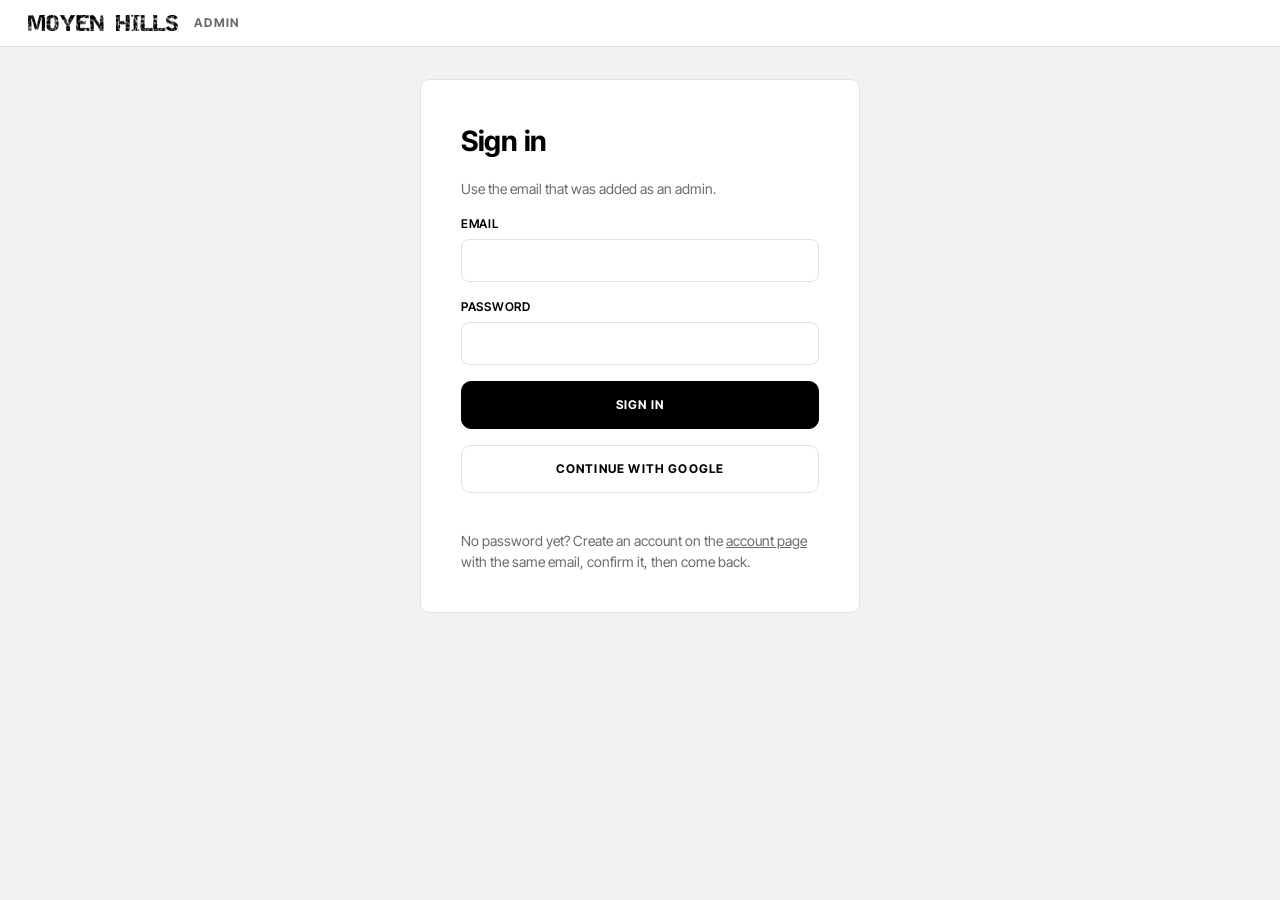
<file: admin.html>
<!doctype html>
<!-- Designed & built by Archit Gajjar -->
<html lang="en" translate="no">
<head>
  <meta charset="utf-8">
  <meta name="google" content="notranslate">
  <meta name="viewport" content="width=device-width, initial-scale=1">
  <meta name="designer" content="Archit Gajjar">
  <meta name="robots" content="noindex, nofollow">
  <title>Admin — MOYEN HILLS</title>
  <link rel="icon" href="images/favicon.png">
  <link rel="stylesheet" href="site.css">
  <link rel="stylesheet" href="admin.css">
</head>
<body class="adm">
  <header class="adm__bar">
    <a class="adm__logo" href="/" aria-label="MOYEN HILLS, back to the shop"><img src="images/logo.png" width="2400" height="262" alt="MOYEN HILLS"></a>
    <span class="adm__tag">Admin</span>
    <span class="adm__who" data-who></span>
    <button type="button" class="link-u" data-signout hidden>Sign out</button>
  </header>

  <main class="adm__main">
    <!-- Supabase not connected yet: preview mode -->
    <section class="adm__card adm__preview" data-preview hidden>
      <h1 class="adm__title">Preview mode</h1>
      <p>The database isn’t connected yet, so changes you make here are only saved in <b>this browser</b>. The shop pages in this browser show them straight away, so you can try things out.</p>
      <p>To make them real for everyone: press <b>Download catalog.js</b>, put the file in the website folder in place of the old one (and any new photos it downloads into the <code>images</code> folder), then publish the site.</p>
      <div class="adm__btns">
        <button type="button" class="btn" data-download>Download catalog.js</button>
        <button type="button" class="btn btn--line" data-discard>Undo all changes</button>
      </div>
      <p class="adm__msg" data-preview-msg role="status" aria-live="polite"></p>
      <details class="adm__setup">
        <summary>Connect the database (so the admin works live, from anywhere)</summary>
      <ol class="adm__steps">
        <li>Create a free project at <a href="https://supabase.com" target="_blank" rel="noopener">supabase.com</a>.</li>
        <li>In <b>SQL Editor</b>, paste everything from <code>supabase/schema.sql</code> and press <b>Run</b>. Then do the same with <code>supabase/privacy.sql</code>.</li>
        <li>Still in the SQL Editor, add yourself as the owner:<br><code>insert into public.admins (email, role) values ('you@example.com', 'owner');</code></li>
        <li>Copy the <b>Project URL</b> and <b>anon public</b> key (Project Settings → API) into <code>config.js</code>.</li>
        <li>Come back here and sign in with that email.</li>
      </ol>
      <p class="adm__muted">The README explains every step.</p>
      </details>
    </section>

    <!-- Sign in -->
    <section class="adm__card adm__card--narrow" data-view="signin" hidden>
      <h1 class="adm__title">Sign in</h1>
      <p class="adm__muted">Use the email that was added as an admin.</p>
      <form class="adm__form" data-signin>
        <label>Email<input name="email" type="email" autocomplete="email" required></label>
        <label>Password<input name="password" type="password" autocomplete="current-password" required></label>
        <button class="btn btn--wide" type="submit">Sign in</button>
      </form>
      <button type="button" class="btn btn--line btn--wide" data-google>Continue with Google</button>
      <p class="adm__msg" data-signin-msg role="status" aria-live="polite"></p>
      <p class="adm__muted">No password yet? Create an account on the <a href="/account">account page</a> with the same email, confirm it, then come back.</p>
    </section>

    <!-- Two-step code (required for every admin) -->
    <section class="adm__card adm__card--narrow" data-view="mfa" hidden>
      <h1 class="adm__title" data-mfa-title>Enter your code</h1>
      <div data-mfa-setup hidden>
        <p>For safety, the admin page needs a second step: a 6-digit code from an authenticator app on your phone, as well as your password.</p>
        <ol class="adm__steps">
          <li>Install <b>Google Authenticator</b>, <b>Microsoft Authenticator</b> or <b>Authy</b> on your phone.</li>
          <li>In the app, tap <b>+</b> and scan this code:</li>
        </ol>
        <img class="adm__qr" data-mfa-qr alt="QR code to scan with your authenticator app" width="200" height="200">
        <p class="adm__muted">Can’t scan? Enter this key in the app instead: <code data-mfa-secret></code></p>
        <p>Then type the 6-digit code the app shows.</p>
      </div>
      <p data-mfa-ask class="adm__muted" hidden>Open your authenticator app and type the 6-digit code for MOYEN HILLS.</p>
      <form class="adm__form" data-mfa-form>
        <label>Code<input name="code" inputmode="numeric" autocomplete="one-time-code" pattern="[0-9]{6}" maxlength="6" required placeholder="123456"></label>
        <button class="btn btn--wide" type="submit">Continue</button>
      </form>
      <p class="adm__msg" data-mfa-msg role="status" aria-live="polite"></p>
    </section>

    <!-- Signed in, but not an admin -->
    <section class="adm__card adm__card--narrow" data-view="denied" hidden>
      <h1 class="adm__title">Not an admin</h1>
      <p>This account can’t manage the shop. Ask the owner to add your email to the <code>admins</code> list, then sign in again.</p>
    </section>

    <!-- The admin -->
    <section data-view="app" hidden>
      <div class="adm__tabwrap">
        <button type="button" class="adm__tabarrow adm__tabarrow--prev" data-tabs-prev aria-label="Scroll tabs left" hidden>&#8249;</button>
      <nav class="adm__tabs" role="tablist" aria-label="Admin sections">
        <button type="button" role="tab" class="adm__tab is-on" data-tab="overview" aria-selected="true">Overview</button>
        <button type="button" role="tab" class="adm__tab" data-tab="visitors" aria-selected="false">Visitors</button>
        <button type="button" role="tab" class="adm__tab" data-tab="products" aria-selected="false">Products</button>
        <button type="button" role="tab" class="adm__tab" data-tab="promos" aria-selected="false">Promo codes</button>
        <button type="button" role="tab" class="adm__tab" data-tab="orders" aria-selected="false">Orders</button>
        <button type="button" role="tab" class="adm__tab" data-tab="withdrawals" aria-selected="false">Cancellations <span class="adm__count" data-wd-count hidden></span></button>
        <button type="button" role="tab" class="adm__tab" data-tab="reviews" aria-selected="false">Reviews <span class="adm__count" data-rv-count hidden></span></button>
        <button type="button" role="tab" class="adm__tab" data-tab="admins" aria-selected="false">Team</button>
        <button type="button" role="tab" class="adm__tab" data-tab="log" aria-selected="false">Change log</button>
      </nav>
        <button type="button" class="adm__tabarrow adm__tabarrow--next" data-tabs-next aria-label="Scroll tabs right" hidden>&#8250;</button>
      </div>

      <!-- Overview: sales and stock at a glance -->
      <div class="adm__panel" data-panel="overview">
        <div class="adm__head">
          <h1 class="adm__title">Overview</h1>
          <div class="adm__headtools">
            <select class="adm__select" data-stat-days aria-label="Period for the charts">
              <option value="7">Last 7 days</option>
              <option value="30" selected>Last 30 days</option>
              <option value="90">Last 90 days</option>
              <option value="365">Last 12 months</option>
              <option value="all">All time</option>
            </select>
            <button type="button" class="btn btn--line" data-reload-stats>Refresh</button>
          </div>
        </div>
        <div data-stats><p class="adm__empty">Loading…</p></div>
        <section class="adm__card stats__box" data-alerts hidden></section>
      </div>

      <!-- Visitors: anonymous counts from supabase/visits.sql -->
      <div class="adm__panel" data-panel="visitors" hidden>
        <div class="adm__head">
          <h1 class="adm__title">Visitors</h1>
          <div class="adm__headtools">
            <select class="adm__select" data-visit-days aria-label="Period">
              <option value="7">Last 7 days</option>
              <option value="30" selected>Last 30 days</option>
              <option value="90">Last 90 days</option>
            </select>
            <button type="button" class="btn btn--line" data-reload-visits>Refresh</button>
          </div>
        </div>
        <div data-visits><p class="adm__empty">Loading…</p></div>
      </div>

      <!-- Products -->
      <div class="adm__panel" data-panel="products" hidden>
        <div class="adm__head">
          <h1 class="adm__title">Products</h1>
          <button type="button" class="btn" data-new-product>New product</button>
        </div>
        <ul class="adm__list" data-products></ul>
      </div>

      <!-- Promo codes -->
      <div class="adm__panel" data-panel="promos" hidden>
        <div class="adm__head">
          <h1 class="adm__title">Promo codes</h1>
          <button type="button" class="btn" data-new-promo>New code</button>
        </div>
        <ul class="adm__list" data-promos></ul>
      </div>

      <!-- Orders -->
      <div class="adm__panel" data-panel="orders" hidden>
        <div class="adm__head">
          <h1 class="adm__title">Orders</h1>
          <button type="button" class="btn btn--line" data-reload-orders>Refresh</button>
        </div>
        <div class="adm__filters">
          <input type="search" data-order-q placeholder="Search name, email, order #, phone or tracking" aria-label="Search orders" autocomplete="off" spellcheck="false">
          <select data-order-filter aria-label="Which orders">
            <option value="all">All orders</option>
            <option value="toship">To ship</option>
            <option value="shipped">On the way</option>
            <option value="delivered">Delivered</option>
            <option value="unpaid">Not paid</option>
            <option value="cancelled">Cancelled</option>
          </select>
          <button type="button" class="btn btn--line" data-export-orders>Export CSV</button>
        </div>
        <p class="adm__muted adm__ordercount" data-order-count></p>
        <ul class="adm__list" data-orders></ul>
      </div>

      <!-- Cancellations sent on withdraw.html -->
      <div class="adm__panel" data-panel="withdrawals" hidden>
        <div class="adm__head">
          <h1 class="adm__title">Cancellations</h1>
          <button type="button" class="btn btn--line" data-reload-wd>Refresh</button>
        </div>
        <p class="adm__muted">Customers who used “Cancel an order”. They have 14 days to send the items back; refund within 14 days of getting them. Tick “Sorted” once it’s done.</p>
        <ul class="adm__list" data-withdrawals></ul>
      </div>

      <!-- Reviews and photos from customers (supabase/features.sql) -->
      <div class="adm__panel" data-panel="reviews" hidden>
        <div class="adm__head">
          <h1 class="adm__title">Reviews</h1>
          <button type="button" class="btn btn--line" data-reload-rv>Refresh</button>
        </div>
        <p class="adm__muted">Customers can review a piece from their account once their order has been sent. Nothing shows on the site until you approve it. “Hide” takes it off the site; “Delete” removes it and its photo for good.</p>
        <ul class="adm__list" data-reviews></ul>
      </div>

      <!-- Team: owners manage it; editors only see the other editors -->
      <div class="adm__panel" data-panel="admins" hidden>
        <div class="adm__head">
          <h1 class="adm__title">Team</h1>
        </div>
        <p class="adm__muted" data-editor-only hidden>The other editors. Ask the owner to add or remove someone.</p>
        <p class="adm__muted" data-owner-only hidden>Owners can do everything, including this page. Editors can add, change and delete products, and manage prices, stock, photos, promo codes, orders and cancellations, but can’t change who is an admin. Editors only see the other editors: they don’t see who the owners are, or the owners’ entries in the change log. Everyone needs a confirmed account and the two-step code.</p>
        <ul class="adm__list" data-admins></ul>
        <form class="adm__form adm__addadmin" data-add-admin data-owner-only hidden>
          <label>Email<input name="email" type="email" required placeholder="name@example.com"></label>
          <label>Role<select name="role"><option value="editor">Editor</option><option value="owner">Owner</option></select></label>
          <button class="btn" type="submit">Add admin</button>
        </form>
        <p class="adm__msg" data-admins-msg role="status" aria-live="polite"></p>
      </div>

      <!-- Change log -->
      <div class="adm__panel" data-panel="log" hidden>
        <div class="adm__head">
          <h1 class="adm__title">Change log</h1>
          <button type="button" class="btn btn--line" data-reload-log>Refresh</button>
        </div>
        <p class="adm__muted">Every change made on this page: who, what and when. Nobody can edit or delete it.</p>
        <ul class="adm__list" data-log></ul>
      </div>
    </section>
  </main>

  <!-- Product editor -->
  <dialog class="adm__dialog" data-product-dialog aria-labelledby="pe-title">
    <form class="adm__form" data-product-form novalidate>
      <div class="adm__dhead">
        <h2 class="adm__title" id="pe-title" data-pe-title>Product</h2>
        <button type="button" class="link-u" data-close>Close</button>
      </div>

      <fieldset>
        <legend>Basics</legend>
        <label>Name<input name="name" required placeholder="ART WILL TEE"></label>
        <label>Link name <span class="adm__hint">Used in the address: product?id=<b data-slug-preview>…</b>. Can’t be changed later.</span><input name="id" required pattern="[a-z0-9]+(-[a-z0-9]+)*" placeholder="art-will-tee"></label>
        <div class="adm__two">
          <label>Price (€)<input name="price" type="number" min="0" step="0.01" required></label>
          <label>Colour<input name="colour" placeholder="White"></label>
        </div>
        <div class="adm__checks">
          <label class="adm__check"><input type="checkbox" name="active"> Show in the shop</label>
          <label class="adm__check"><input type="checkbox" name="featured"> Feature on the home page</label>
          <label class="adm__check"><input type="checkbox" name="sold_out"> Sold out</label>
        </div>
        <div class="adm__two">
          <label>Old price (€) <span class="adm__hint">Shown crossed out for a sale. Empty = none.</span><input name="was_price" type="number" min="0" step="0.01"></label>
          <label>Position in the shop <span class="adm__hint">Lower numbers show first.</span><input name="sort" type="number" step="1"></label>
        </div>
      </fieldset>

      <fieldset>
        <legend>Sizes and stock</legend>
        <p class="adm__hint">Pieces left per size, in the order shown. 0 = that size is sold out. Stock goes down by itself when someone orders.</p>
        <ul class="adm__sizes" data-sizes></ul>
        <button type="button" class="btn btn--line" data-add-size>Add a size</button>
      </fieldset>

      <fieldset>
        <legend>Photos</legend>
        <p class="adm__hint">The first photo is the main one; the second shows when you hover in the shop.</p>
        <ul class="adm__photos" data-photos></ul>
        <label class="btn btn--line adm__upload">Upload photos<input type="file" accept="image/*" multiple data-upload hidden></label>
        <p class="adm__msg" data-upload-msg aria-live="polite"></p>
      </fieldset>

      <fieldset>
        <legend>Text</legend>
        <label>Small label on the home page<input name="label" placeholder="Limited first drop"></label>
        <label>Short intro on the home page<textarea name="blurb" rows="3"></textarea></label>
        <label>Description<textarea name="description" rows="3"></textarea></label>
        <label>Details <span class="adm__hint">One per line.</span><textarea name="details" rows="3" placeholder="100% cotton&#10;MADE IN LATVIA"></textarea></label>
        <label>Fit<textarea name="fit" rows="2"></textarea></label>
        <label>Note under the button<input name="note" placeholder="Pre-made. Please allow 1–3 days for order fulfilling."></label>
        <label>Badge under the price <span class="adm__hint">Leave empty for no badge. Write {n} to show how many pieces are left, e.g. “Only {n} left”.</span><input name="badge" maxlength="60" placeholder="Limited drop"></label>
      </fieldset>

      <fieldset>
        <legend>Latvian text</legend>
        <p class="adm__hint">What visitors see when the site is in Latvian. Leave a box empty and the English shows there instead.</p>
        <label>Colour<input name="lv_colour" placeholder="Balta" lang="lv"></label>
        <label>Small label on the home page<input name="lv_label" placeholder="Ierobežota pirmā kolekcija" lang="lv"></label>
        <label>Short intro on the home page<textarea name="lv_blurb" rows="3" lang="lv"></textarea></label>
        <label>Description<textarea name="lv_description" rows="3" lang="lv"></textarea></label>
        <label>Details <span class="adm__hint">One per line.</span><textarea name="lv_details" rows="3" placeholder="100% kokvilna&#10;RAŽOTS LATVIJĀ" lang="lv"></textarea></label>
        <label>Fit<textarea name="lv_fit" rows="2" lang="lv"></textarea></label>
        <label>Note under the button<input name="lv_note" placeholder="Jau izgatavots. Pasūtījumu sagatavojam 1–3 dienās." lang="lv"></label>
        <label>Badge under the price<input name="lv_badge" maxlength="60" placeholder="Ierobežots daudzums" lang="lv"></label>
      </fieldset>

      <div class="adm__actions">
        <button class="btn" type="submit">Save</button>
        <button type="button" class="btn btn--line adm__danger" data-delete-product>Delete product</button>
        <p class="adm__msg" data-pe-msg role="status" aria-live="polite"></p>
      </div>
    </form>
  </dialog>

  <!-- Promo code editor -->
  <dialog class="adm__dialog adm__dialog--narrow" data-promo-dialog aria-labelledby="pc-title">
    <form class="adm__form" data-promo-form novalidate>
      <div class="adm__dhead">
        <h2 class="adm__title" id="pc-title" data-pc-title>Promo code</h2>
        <button type="button" class="link-u" data-close>Close</button>
      </div>
      <label>Code <span class="adm__hint">Letters, numbers, - or _. Customers can type it in any case.</span><input name="code" required pattern="[A-Za-z0-9_\-]+" placeholder="HILLS10" autocapitalize="characters"></label>
      <div class="adm__two">
        <label>Discount type<select name="kind"><option value="percent">% off</option><option value="amount">€ off</option></select></label>
        <label>Discount<input name="value" type="number" min="0.01" step="0.01" required placeholder="10"></label>
      </div>
      <div class="adm__two">
        <label>Minimum order (€)<input name="min_subtotal" type="number" min="0" step="0.01" placeholder="0"></label>
        <label>Max uses <span class="adm__hint">Empty = unlimited</span><input name="max_uses" type="number" min="1" step="1"></label>
      </div>
      <label>Expires on <span class="adm__hint">Empty = never</span><input name="expires_at" type="date"></label>
      <label>Who it’s for <span class="adm__hint">Only you see this.</span><input name="note" placeholder="Friends of the brand"></label>
      <label class="adm__check"><input type="checkbox" name="active"> Active</label>
      <div class="adm__actions">
        <button class="btn" type="submit">Save</button>
        <button type="button" class="btn btn--line adm__danger" data-delete-promo>Delete code</button>
        <p class="adm__msg" data-pc-msg role="status" aria-live="polite"></p>
      </div>
    </form>
  </dialog>

  <!-- What "Print note" prints: only the gift message -->
  <div class="adm__notesheet" data-note-sheet aria-hidden="true"><p></p><span>MOYEN HILLS</span></div>

  <script src="config.js"></script>
  <script src="vendor/supabase.js" defer></script>
  <script src="catalog.js" defer></script>
  <script src="data.js" defer></script>
  <script src="vendor/chart.js" defer></script>
  <script src="admin-charts.js" defer></script>
  <script src="admin.js" defer></script>
</body>
</html>
</file>
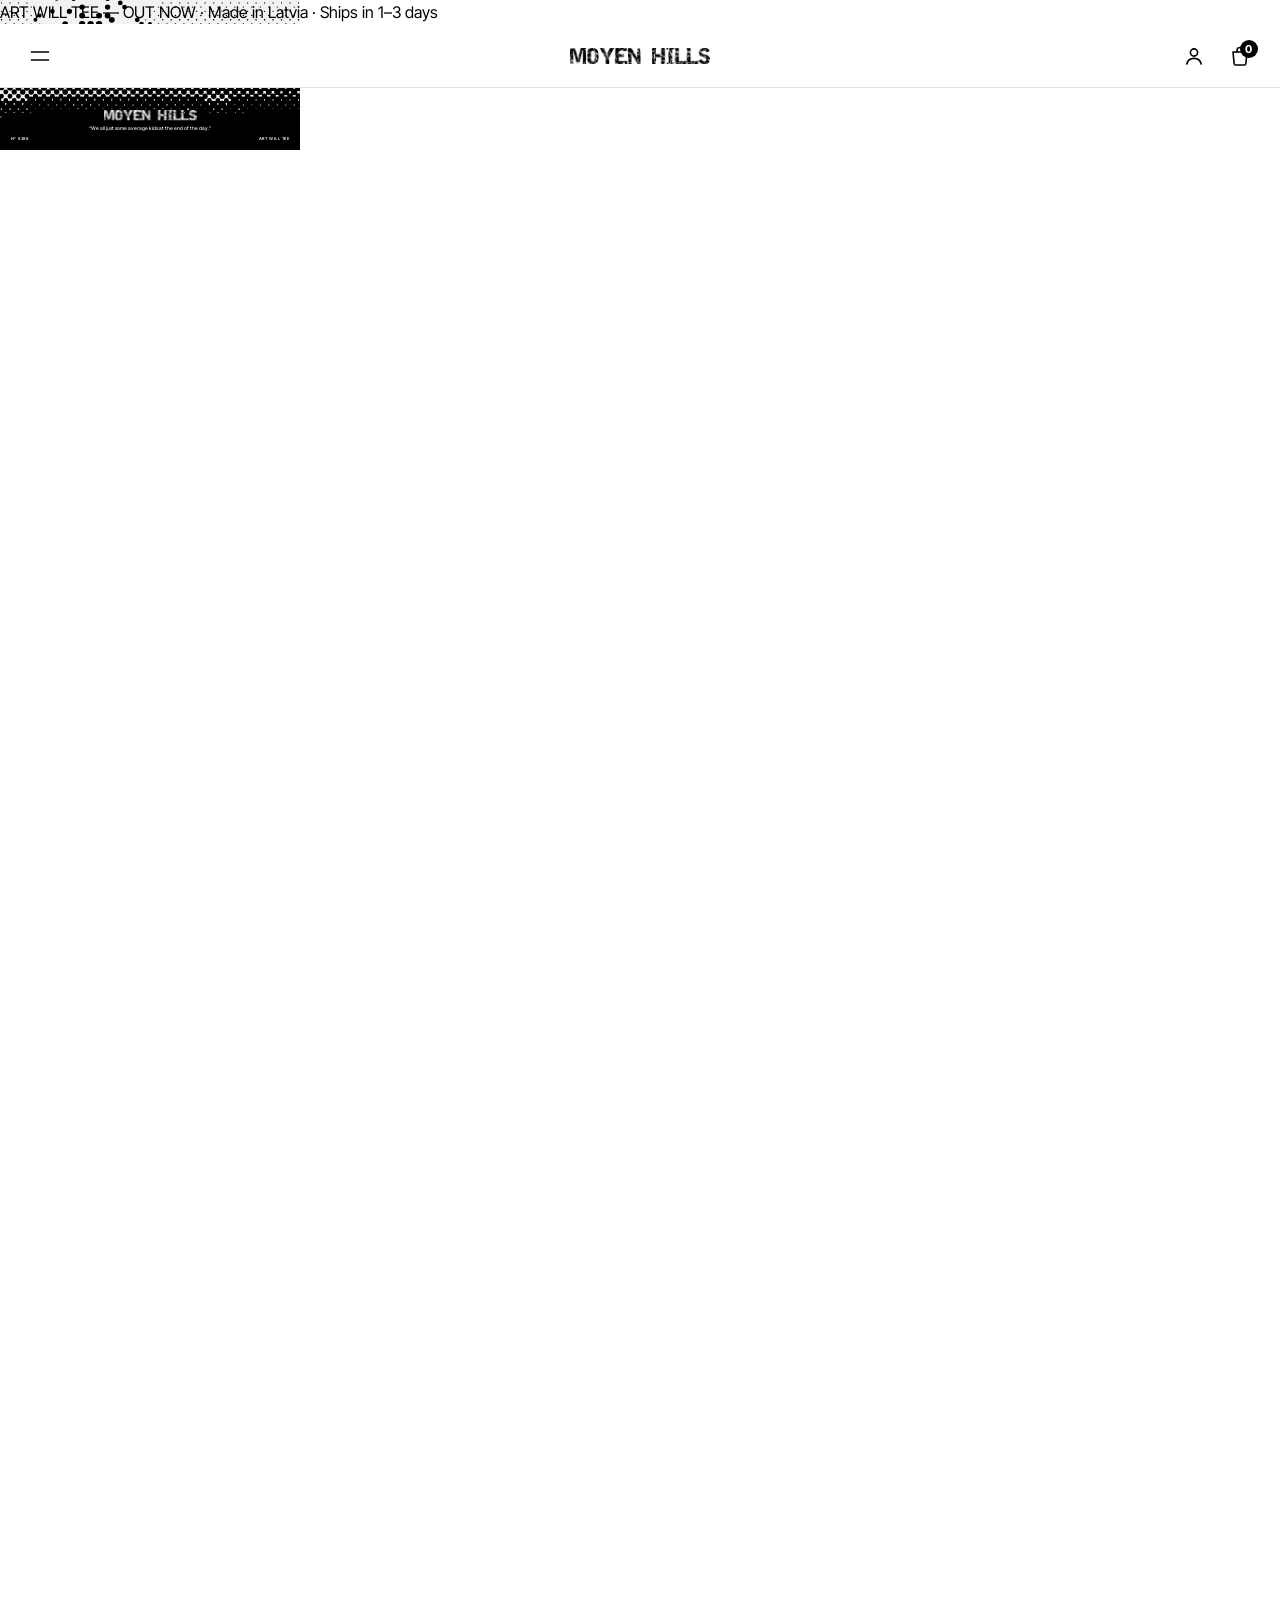
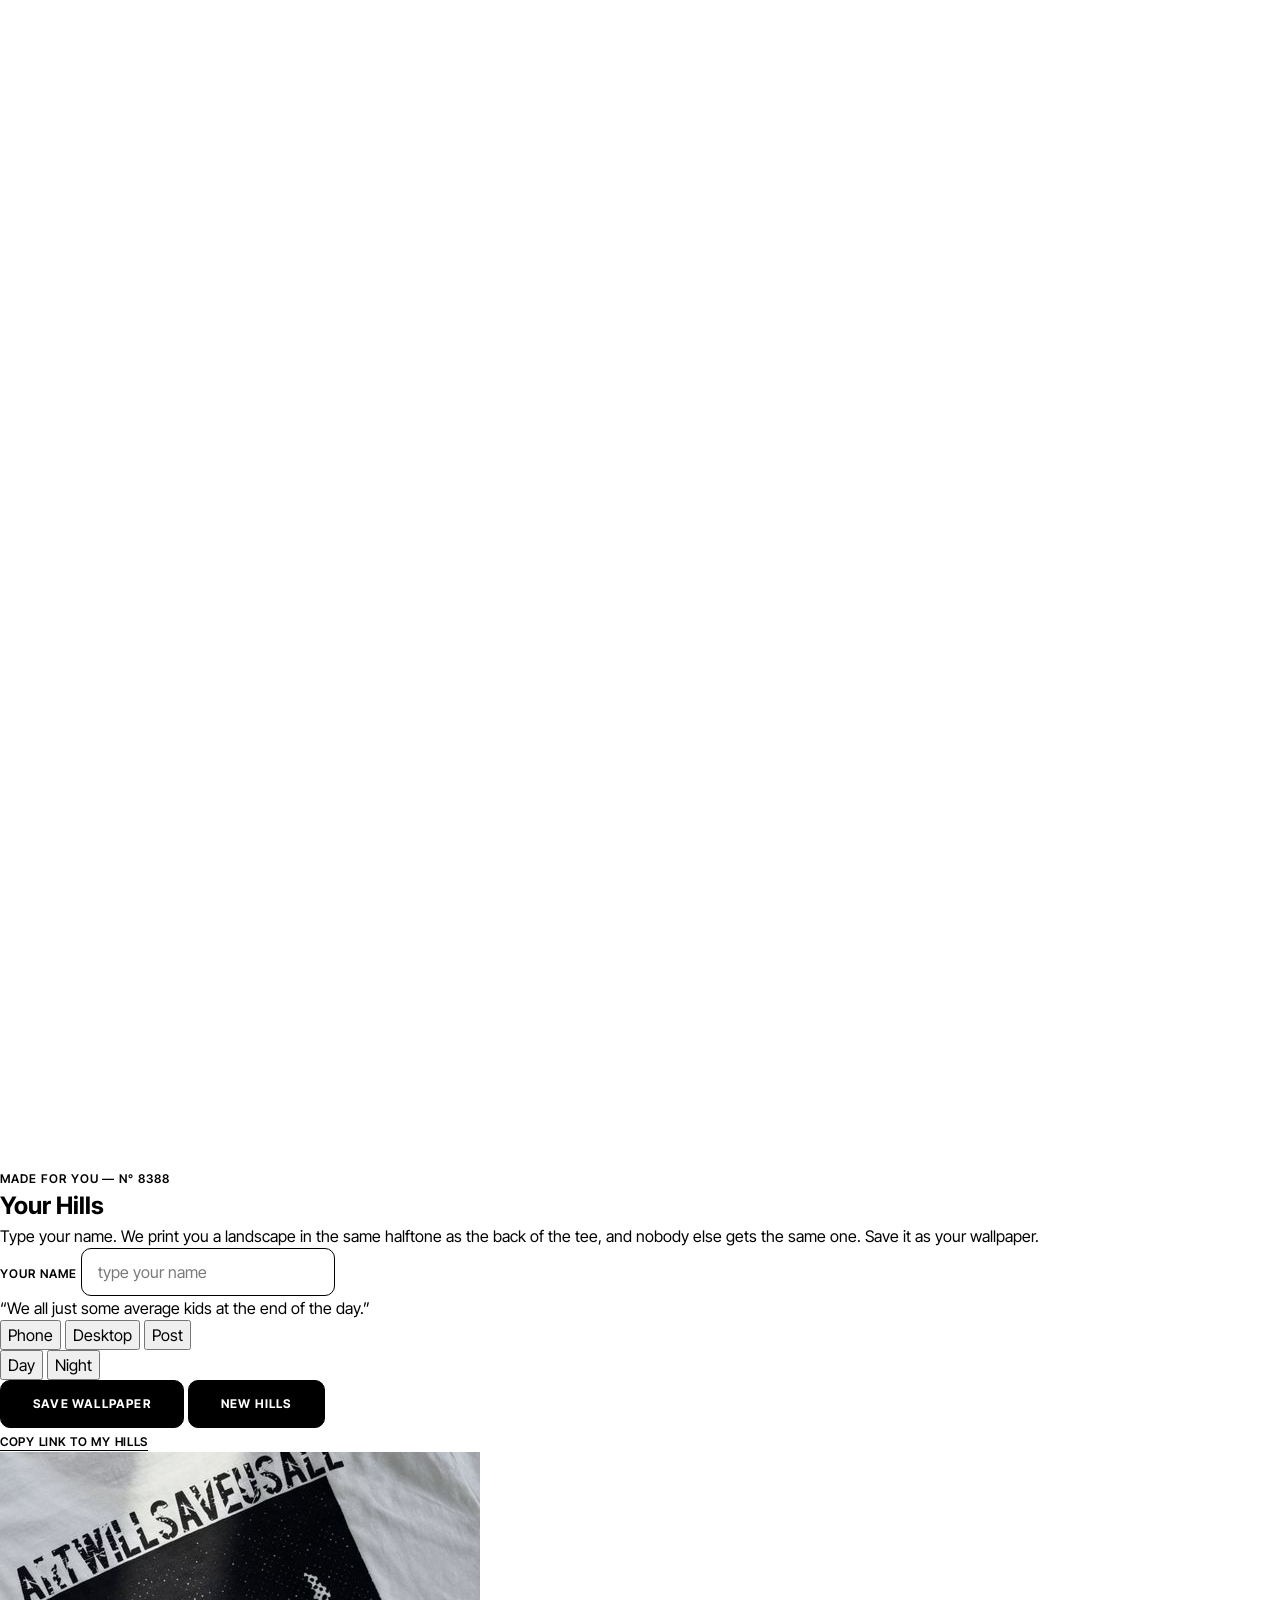
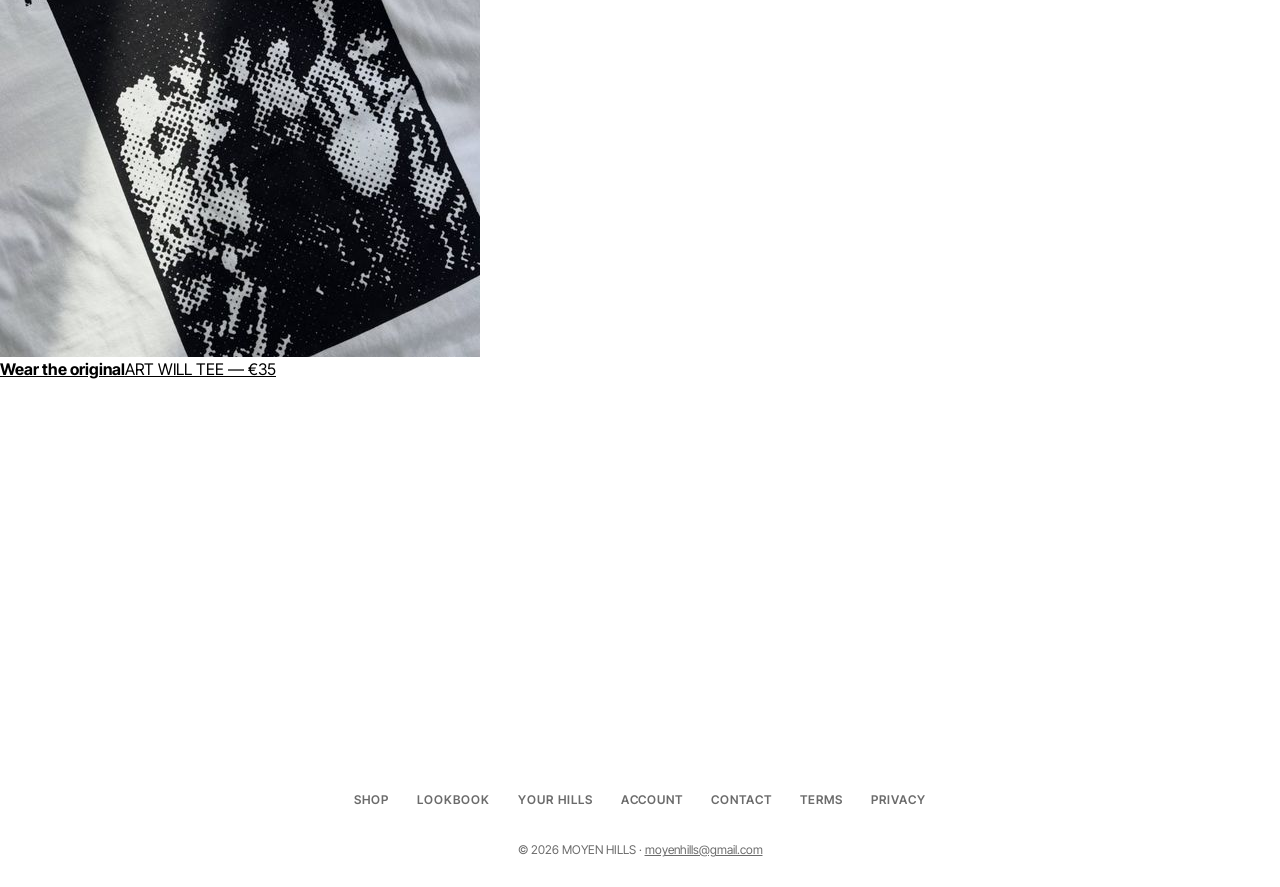
<file: hills.html>
<!doctype html>
<html lang="en">
<head>
  <meta charset="utf-8">
  <meta name="viewport" content="width=device-width, initial-scale=1">
  <meta name="theme-color" content="#ffffff">
  <title>Your Hills — MOYEN HILLS</title>
  <meta name="description" content="Type your name and get your own MOYEN HILLS: a halftone landscape nobody else has. Save it as your wallpaper.">
  <meta property="og:title" content="MOYEN HILLS — ART WILL TEE">
  <meta property="og:image" content="images/landing.jpg">
  <link rel="icon" href="images/favicon.png">
  <link rel="preload" href="fonts/inter-tight-latin-800-normal.woff2" as="font" type="font/woff2" crossorigin>
  <link rel="stylesheet" href="site.css">
  <script>document.documentElement.classList.add('js');try{if(sessionStorage.getItem('mh-intro'))document.documentElement.classList.add('seen-intro');else sessionStorage.setItem('mh-intro','1')}catch(e){}</script>
</head>
<body>
  <div class="loader" aria-hidden="true">
    <div class="loader__half loader__half--top"></div>
    <div class="loader__half loader__half--bottom"></div>
    <div class="loader__center">
      <div class="loader__grain"></div>
      <img class="loader__logo" src="images/logo.png" width="2400" height="262" alt="">
      <span class="loader__line"></span>
      <p class="loader__cap">Art will tee — First drop</p>
    </div>
  </div>
  <header class="bar" data-bar>
    <p class="annc"><span>ART WILL TEE — OUT NOW</span><span class="annc__more">&nbsp;· Made in Latvia · Ships in 1–3 days</span></p>
    <div class="bar__row">
    <button class="bar__icon bar__menu" type="button" data-open-menu aria-haspopup="dialog" aria-label="Open menu">
      <svg viewBox="0 0 24 24" width="24" height="24" aria-hidden="true" focusable="false"><path d="M3.5 8h17M3.5 16h17" fill="none" stroke="currentColor" stroke-width="1.6" stroke-linecap="round"/></svg>
    </button>
    <a class="bar__logo" href="index.html" aria-label="MOYEN HILLS, home">
      <img src="images/logo.png" width="2400" height="262" alt="MOYEN HILLS">
    </a>
    <div class="bar__icons">
      <a class="bar__icon" href="account.html" data-account-link aria-label="Sign in or create an account">
        <svg viewBox="0 0 24 24" width="24" height="24" aria-hidden="true" focusable="false"><circle cx="12" cy="8.5" r="3.6" fill="none" stroke="currentColor" stroke-width="1.6"/><path d="M4.8 20c.9-3.6 3.8-5.6 7.2-5.6s6.3 2 7.2 5.6" fill="none" stroke="currentColor" stroke-width="1.6" stroke-linecap="round"/></svg>
      </a>
      <button class="bar__cart" type="button" data-open-cart aria-haspopup="dialog" aria-label="Open cart">
        <svg class="bar__bag" viewBox="0 0 24 24" width="24" height="24" aria-hidden="true" focusable="false"><path d="M5 8h14l-1.2 12.2a1 1 0 0 1-1 .8H7.2a1 1 0 0 1-1-.8L5 8Z" fill="none" stroke="currentColor" stroke-width="1.6" stroke-linejoin="round"/><path d="M9 8V6.5a3 3 0 0 1 6 0V8" fill="none" stroke="currentColor" stroke-width="1.6" stroke-linecap="round"/></svg>
        <span class="bar__count" data-cart-count>0</span>
      </button>
    </div>
    </div>
  </header>

  <main id="top">
    <section class="hills" data-hills aria-labelledby="hills-title">
      <div class="hills__stage">
        <div class="hills__frame" data-hills-frame data-format="phone">
          <canvas class="hills__canvas" data-hills-canvas role="img" aria-label="Your hills: a halftone landscape made from your name"></canvas>
        </div>
      </div>

      <div class="hills__panel">
        <p class="label">Made for you — <span data-hills-number>N° 0000</span></p>
        <h1 class="hills__title" id="hills-title">Your Hills</h1>
        <p class="hills__lead">Type your name. We print you a landscape in the same halftone as the back of the tee, and nobody else gets the same one. Save it as your wallpaper.</p>

        <form class="hills__form" data-hills-form>
          <label class="hills__field">
            <span class="label">Your name</span>
            <input class="sub__input hills__input" data-hills-name type="text" maxlength="24" placeholder="type your name" autocomplete="given-name" spellcheck="false">
          </label>
        </form>

        <p class="hills__quote" data-hills-quote aria-live="polite"></p>

        <div class="hills__opts">
          <div class="hills__seg" role="group" aria-label="Size">
            <button type="button" data-hills-format="phone" aria-pressed="true">Phone</button>
            <button type="button" data-hills-format="desktop" aria-pressed="false">Desktop</button>
            <button type="button" data-hills-format="post" aria-pressed="false">Post</button>
          </div>
          <div class="hills__seg" role="group" aria-label="Light">
            <button type="button" data-hills-mode="day" aria-pressed="true">Day</button>
            <button type="button" data-hills-mode="night" aria-pressed="false">Night</button>
          </div>
        </div>

        <div class="hills__actions">
          <button class="btn" type="button" data-hills-save>Save wallpaper</button>
          <button class="btn hills__ghost" type="button" data-hills-shuffle>New hills</button>
        </div>
        <button class="link-u" type="button" data-hills-link>Copy link to my hills</button>
        <p class="hills__msg" data-hills-msg role="status" aria-live="polite"></p>

        <a class="hills__tee" href="product.html">
          <img src="images/back-print-480.jpg" width="480" height="505" alt="" loading="lazy">
          <span><b>Wear the original</b><span>ART WILL TEE — <span data-price>€35</span></span></span>
        </a>
      </div>
    </section>
  </main>

  <!-- Email -->
  <footer class="foot" aria-labelledby="sub-title">
    <form class="sub" data-subscribe novalidate data-reveal>
      <h2 class="sub__title" id="sub-title">Join the Hills family</h2>
      <p class="sub__lead">New drops, news and updates, straight to your inbox.</p>
      <div class="sub__row">
        <label class="sr" for="sub-email">email address</label>
        <input class="sub__input" id="sub-email" name="email" type="email" placeholder="email address" autocomplete="email" required>
        <button class="btn" type="submit">JOIN</button>
      </div>
      <p class="sub__msg" data-sub-msg role="status" aria-live="polite"></p>
      <p class="sub__consent">By joining you agree to get emails from MOYEN HILLS. Unsubscribe any time. <a href="privacy.html">Privacy policy</a></p>
    </form>
    <ul class="foot__links" data-reveal>
      <li><a href="https://www.instagram.com/moyenhills/" target="_blank" rel="noopener">instagram</a></li>
      <li><a href="https://www.tiktok.com/@moyenhills" target="_blank" rel="noopener">tiktok</a></li>
    </ul>
    <nav class="foot__nav" aria-label="Site">
      <a href="product.html">Shop</a>
      <a href="lookbook.html">Lookbook</a>
      <a href="hills.html">Your Hills</a>
      <a href="account.html">Account</a>
      <a href="mailto:moyenhills@gmail.com">Contact</a>
      <a href="terms.html">Terms</a>
      <a href="privacy.html">Privacy</a>
    </nav>
    <p class="foot__legal">© <span data-year>2026</span> MOYEN HILLS · <a href="mailto:moyenhills@gmail.com">moyenhills@gmail.com</a></p>
  </footer>


  <!-- Menu -->
  <dialog class="menu" data-menu aria-label="Menu">
    <div class="menu__top">
      <button type="button" class="bar__icon" data-close-menu aria-label="Close menu">
        <svg viewBox="0 0 24 24" width="24" height="24" aria-hidden="true" focusable="false"><path d="M6 6l12 12M18 6 6 18" fill="none" stroke="currentColor" stroke-width="1.6" stroke-linecap="round"/></svg>
      </button>
      <img class="menu__logo" src="images/logo.png" width="2400" height="262" alt="">
      <span aria-hidden="true"></span>
    </div>
    <div class="menu__body">
      <nav class="menu__links" aria-label="Site">
        <a href="index.html">Home</a>
        <a href="product.html">Shop</a>
        <a href="lookbook.html">Lookbook</a>
        <a href="hills.html">Your Hills</a>
        <a href="account.html">Account</a>
      </nav>
      <a class="menu__tee" href="product.html">
        <img src="images/flat-front-480.jpg" width="480" height="575" alt="" loading="lazy">
        <span><b>ART WILL TEE</b><span data-price>€35</span></span>
      </a>
    </div>
    <div class="menu__foot">
      <a href="https://www.instagram.com/moyenhills/" target="_blank" rel="noopener">Instagram</a>
      <a href="https://www.tiktok.com/@moyenhills" target="_blank" rel="noopener">TikTok</a>
      <a href="mailto:moyenhills@gmail.com">moyenhills@gmail.com</a>
    </div>
  </dialog>

  <!-- Cart (shared) -->
  <dialog class="cart" data-cart aria-labelledby="cart-title">
    <div class="cart__head">
      <h2 class="cart__title" id="cart-title">Cart</h2>
      <button type="button" class="link-u" data-close-cart>Close</button>
    </div>
    <div data-cart-view>
      <ul class="cart__items" data-cart-items></ul>
      <div class="cart__empty" data-cart-empty><p>Your cart is empty.</p><a class="btn" href="product.html">Shop the ART WILL TEE</a></div>
      <div class="cart__total" data-cart-total-row hidden><span>Subtotal</span><span data-cart-total>€0</span></div>
      <p class="cart__hint" data-cart-total-row hidden>Delivery is added when we confirm your order by email.</p>
      <form class="checkout" data-checkout hidden>
        <h3 class="checkout__title">Your details</h3>
        <label>Full name<input name="name" autocomplete="name" required></label>
        <label>Email<input name="email" type="email" autocomplete="email" required></label>
        <div class="phone">
          <label>Country code<input name="phone_code" list="dial-codes" value="+371" inputmode="tel" autocomplete="tel-country-code" pattern="\+?[0-9]{1,4}" title="Country code, for example +371" placeholder="+371"></label>
          <label>Phone<input name="phone" type="tel" autocomplete="tel-national" placeholder="20 000 000"></label>
        </div>
        <p class="phone__hint">Choose your country code or type it yourself.</p>
        <datalist id="dial-codes">
          <option value="+371" label="Latvia +371"></option>
          <option value="+370" label="Lithuania +370"></option>
          <option value="+372" label="Estonia +372"></option>
          <option value="+44" label="United Kingdom +44"></option>
          <option value="+1" label="USA / Canada +1"></option>
          <option value="+91" label="India +91"></option>
          <option value="+355" label="Albania +355"></option>
          <option value="+376" label="Andorra +376"></option>
          <option value="+43" label="Austria +43"></option>
          <option value="+375" label="Belarus +375"></option>
          <option value="+32" label="Belgium +32"></option>
          <option value="+387" label="Bosnia and Herzegovina +387"></option>
          <option value="+359" label="Bulgaria +359"></option>
          <option value="+385" label="Croatia +385"></option>
          <option value="+357" label="Cyprus +357"></option>
          <option value="+420" label="Czechia +420"></option>
          <option value="+45" label="Denmark +45"></option>
          <option value="+358" label="Finland +358"></option>
          <option value="+33" label="France +33"></option>
          <option value="+49" label="Germany +49"></option>
          <option value="+30" label="Greece +30"></option>
          <option value="+36" label="Hungary +36"></option>
          <option value="+354" label="Iceland +354"></option>
          <option value="+353" label="Ireland +353"></option>
          <option value="+39" label="Italy +39"></option>
          <option value="+383" label="Kosovo +383"></option>
          <option value="+423" label="Liechtenstein +423"></option>
          <option value="+352" label="Luxembourg +352"></option>
          <option value="+356" label="Malta +356"></option>
          <option value="+373" label="Moldova +373"></option>
          <option value="+377" label="Monaco +377"></option>
          <option value="+382" label="Montenegro +382"></option>
          <option value="+31" label="Netherlands +31"></option>
          <option value="+389" label="North Macedonia +389"></option>
          <option value="+47" label="Norway +47"></option>
          <option value="+48" label="Poland +48"></option>
          <option value="+351" label="Portugal +351"></option>
          <option value="+40" label="Romania +40"></option>
          <option value="+7" label="Russia +7"></option>
          <option value="+378" label="San Marino +378"></option>
          <option value="+381" label="Serbia +381"></option>
          <option value="+421" label="Slovakia +421"></option>
          <option value="+386" label="Slovenia +386"></option>
          <option value="+34" label="Spain +34"></option>
          <option value="+46" label="Sweden +46"></option>
          <option value="+41" label="Switzerland +41"></option>
          <option value="+90" label="Turkey +90"></option>
          <option value="+380" label="Ukraine +380"></option>
        </datalist>
        <label>Address<input name="address" autocomplete="street-address" required></label>
        <div class="checkout__two">
          <label>City<input name="city" autocomplete="address-level2" required></label>
          <label>Postcode<input name="postcode" autocomplete="postal-code" required></label>
        </div>
        <label>Country<input name="country" autocomplete="country-name" value="Latvia" required></label>
        <label>Note (optional)<textarea name="note" rows="2"></textarea></label>
        <input type="text" name="_honey" class="sr" tabindex="-1" autocomplete="off">
        <p class="checkout__account" data-checkout-account hidden>Signed in — this order will be saved to your account.</p>
        <p class="checkout__legal">By placing an order you agree to our <a href="terms.html">Terms of sale</a> and <a href="privacy.html">Privacy policy</a>.</p>
        <button class="btn btn--wide" type="submit">Place order</button>
        <p class="checkout__msg" data-checkout-msg role="status" aria-live="polite"></p>
      </form>
    </div>
    <div class="cart__done" data-cart-done hidden>
      <p class="cart__done-title">Order received</p>
      <p>Thank you. We will email you within a day to confirm your order and send the payment details.</p>
      <button type="button" class="btn" data-close-cart>Keep looking</button>
    </div>
  </dialog>

  <script src="config.js"></script>
  <script src="vendor/supabase.js" defer></script>
  <script src="app.js" defer></script>
  <script src="auth.js" defer></script>
  <script src="hills.js" defer></script>
</body>
</html>
</file>
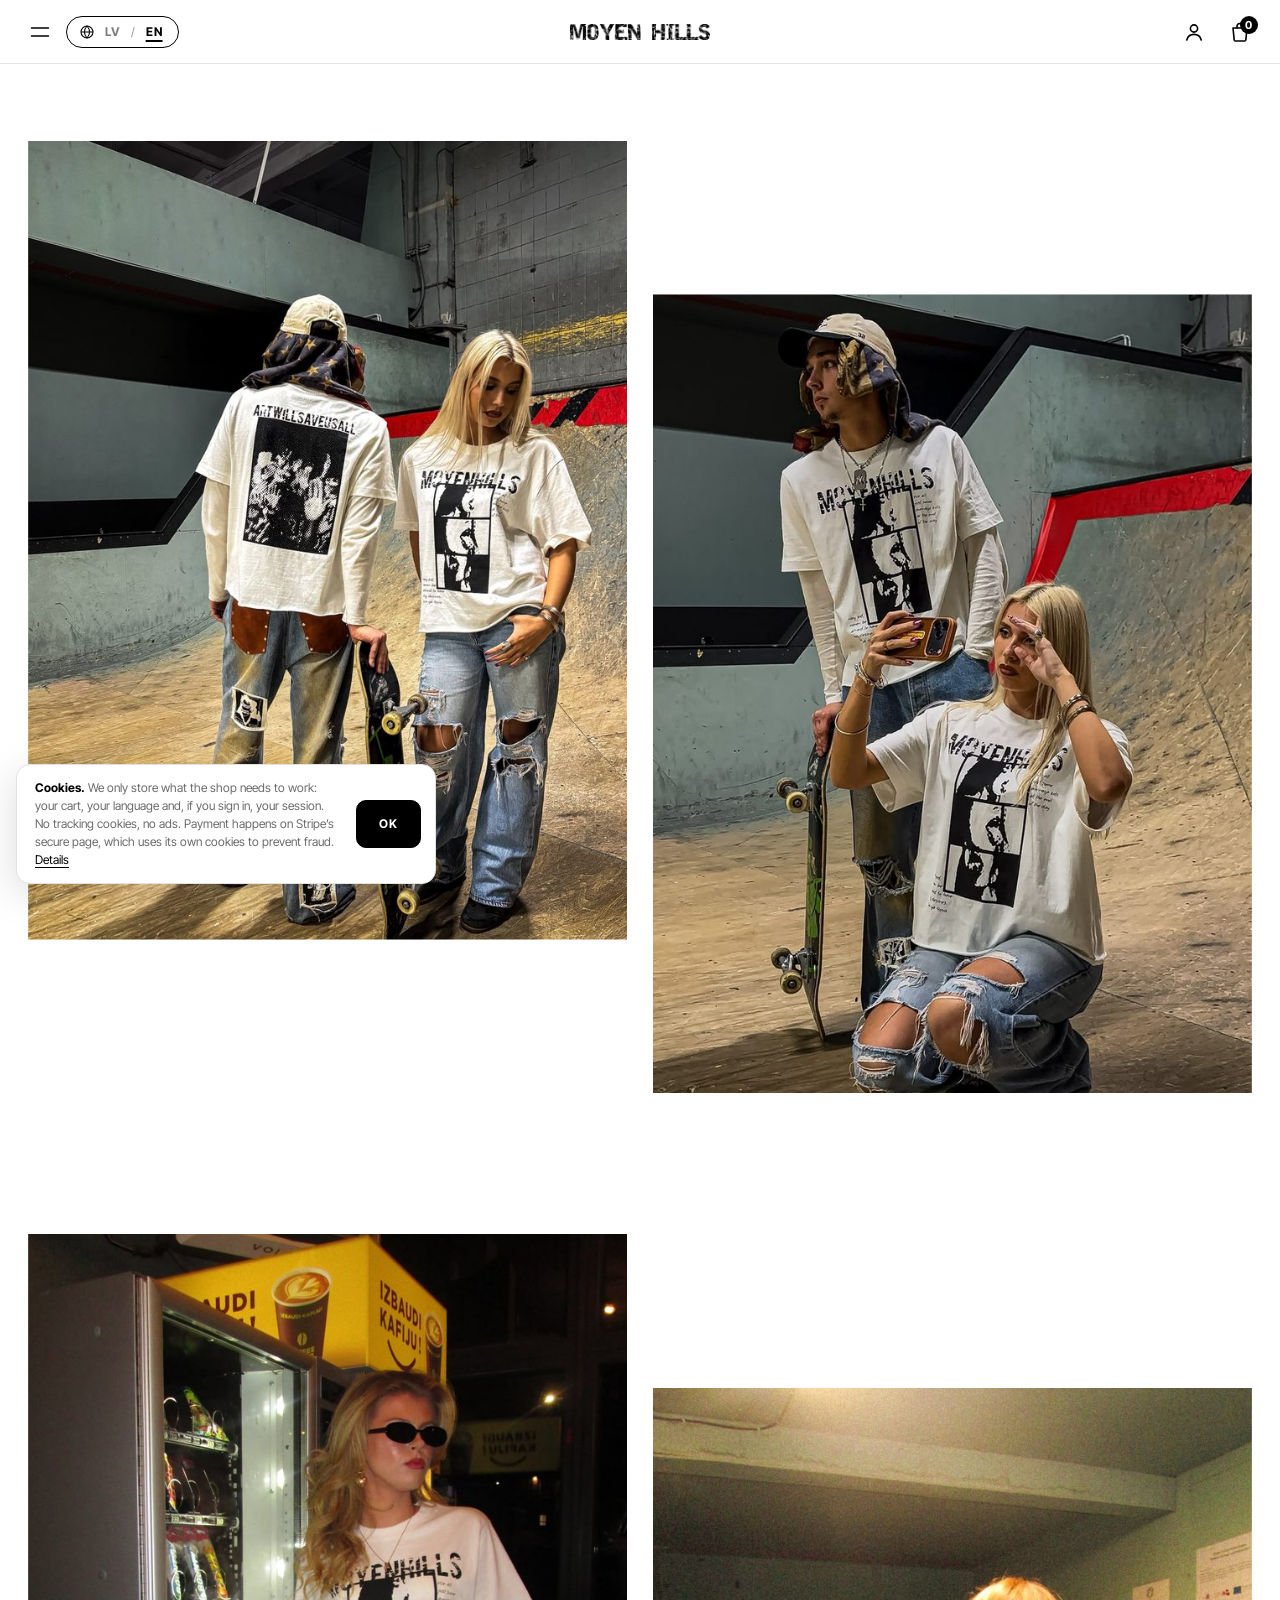
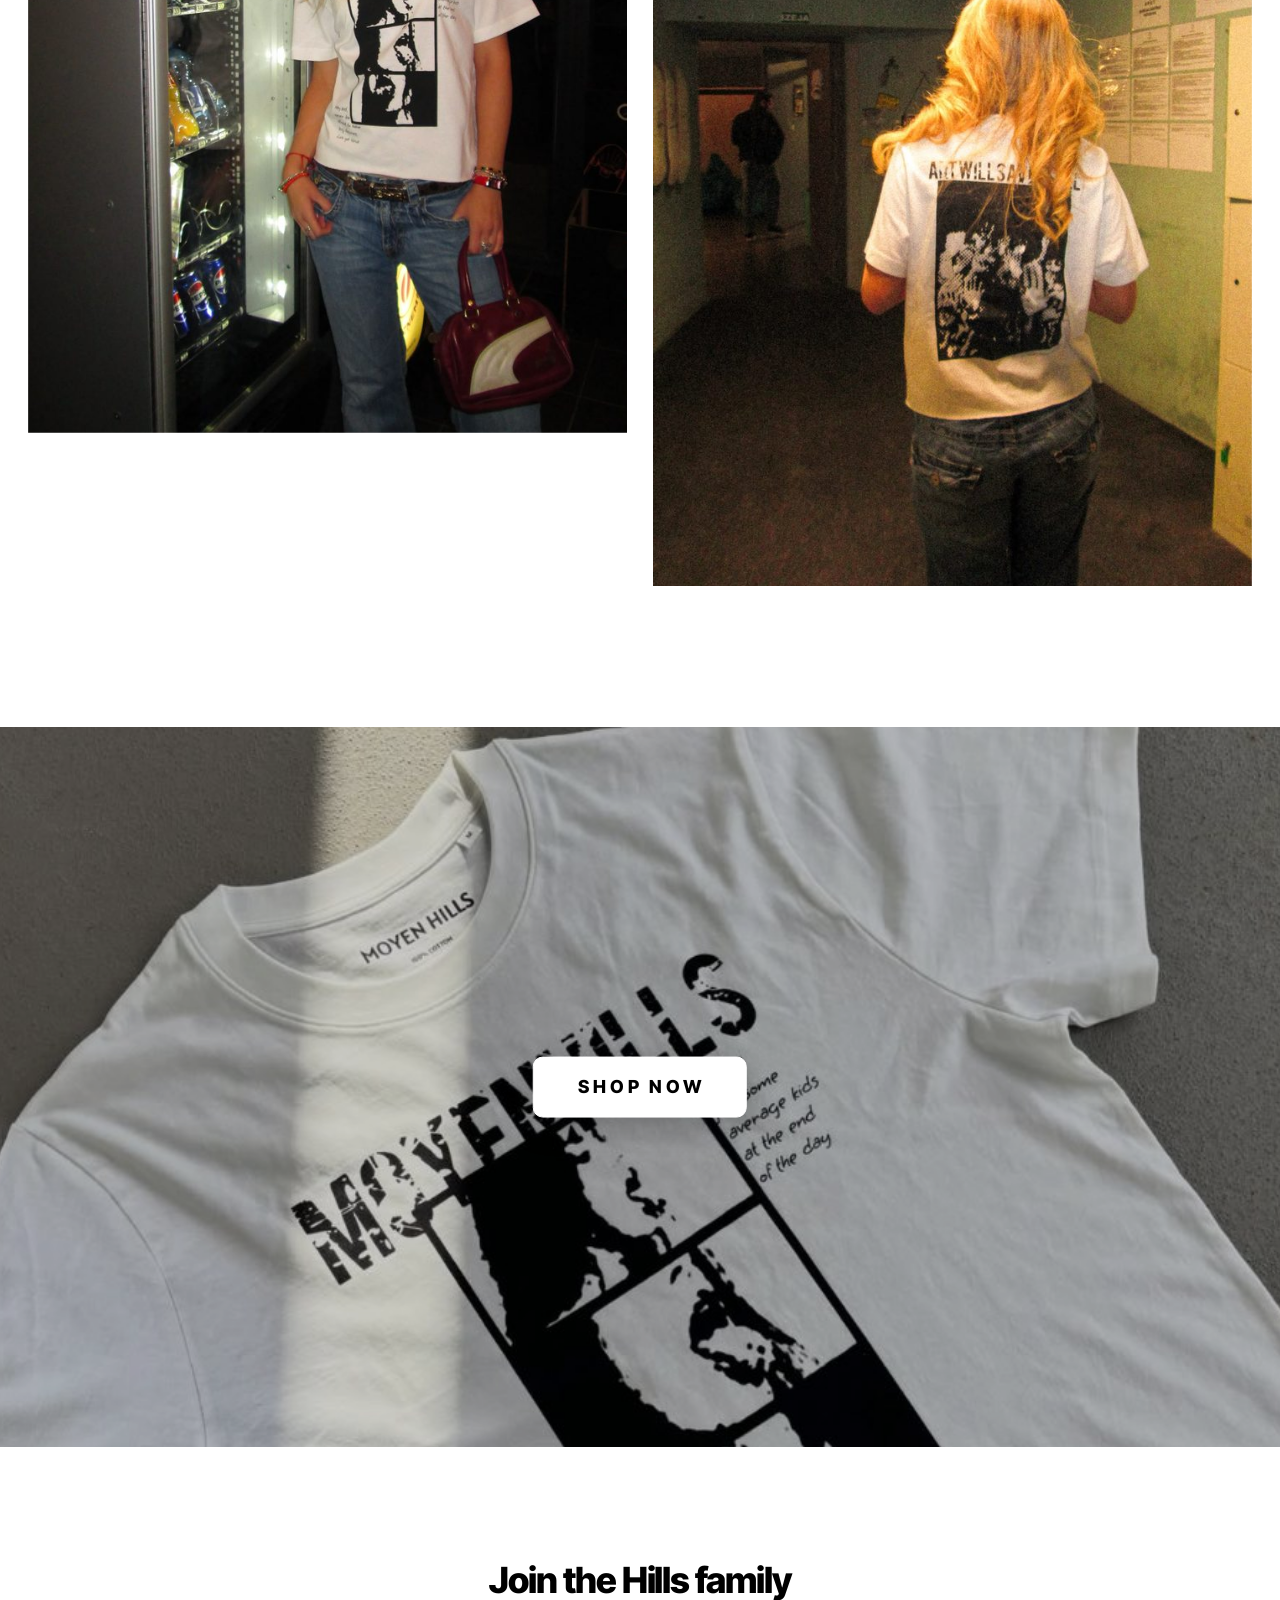
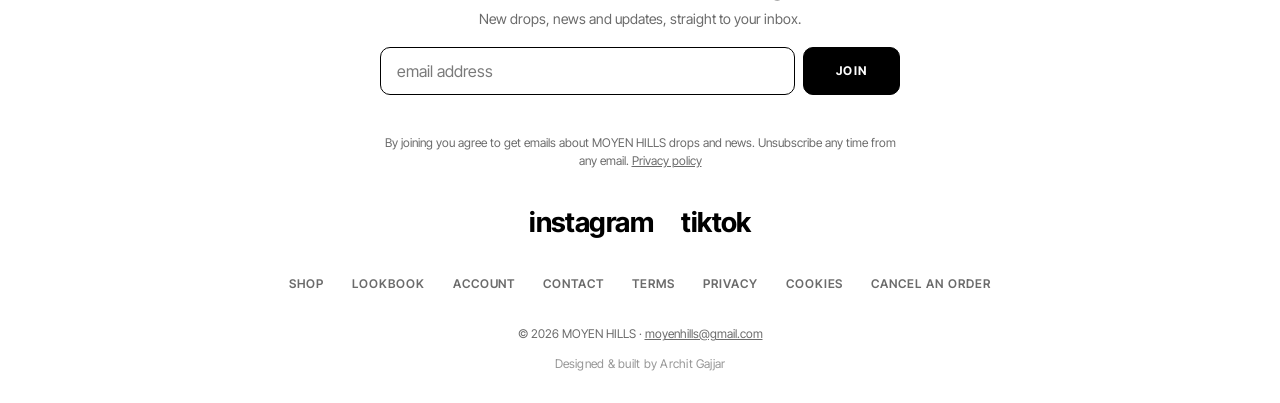
<file: lookbook.html>
<!doctype html>
<!-- Designed & built by Archit Gajjar -->
<html lang="en" translate="no">
<head>
  <meta charset="utf-8">
  <meta name="google" content="notranslate">
  <meta name="viewport" content="width=device-width, initial-scale=1">
  <meta name="designer" content="Archit Gajjar">
  <meta name="theme-color" content="#ffffff">
  <title>Lookbook — MOYEN HILLS</title>
  <meta name="description" content="MOYEN HILLS lookbook: the ART WILL TEE from our first drop, worn. Streetwear made in Latvia.">
  <link rel="canonical" href="https://moyenhillsofficial.com/lookbook">
  <meta property="og:title" content="MOYEN HILLS — ART WILL TEE">
  <meta property="og:description" content="MOYEN HILLS lookbook: the ART WILL TEE from our first drop, worn. Streetwear made in Latvia.">
  <meta property="og:image" content="https://moyenhillsofficial.com/images/landing.jpg">
  <link rel="icon" href="images/favicon.png">
  <link rel="preload" href="fonts/inter-tight-latin-800-normal.woff2" as="font" type="font/woff2" crossorigin>
  <link rel="stylesheet" href="site.css">
  <script src="boot.js"></script>
  <script src="campaign.js"></script>
</head>
<body>
  <div class="loader" aria-hidden="true">
    <div class="loader__half loader__half--top"></div>
    <div class="loader__half loader__half--bottom"></div>
    <div class="loader__center">
      <div class="loader__grain"></div>
      <img class="loader__logo" src="images/logo.png" width="2400" height="262" alt="">
      <span class="loader__line"></span>
      <p class="loader__cap">Art will tee — First drop</p>
    </div>
  </div>
  <header class="bar" data-bar>
    <div class="bar__row">
    <div class="bar__left">
      <button class="bar__icon bar__menu" type="button" data-open-menu aria-haspopup="dialog" aria-label="Open menu">
        <svg viewBox="0 0 24 24" width="24" height="24" aria-hidden="true" focusable="false"><path d="M3.5 8h17M3.5 16h17" fill="none" stroke="currentColor" stroke-width="1.6" stroke-linecap="round"/></svg>
      </button>
      <div class="langs" role="group" aria-label="Language"><svg class="langs__globe" viewBox="0 0 24 24" width="16" height="16" aria-hidden="true" focusable="false"><circle cx="12" cy="12" r="9" fill="none" stroke="currentColor" stroke-width="1.6"/><path d="M3 12h18M12 3c2.5 2.6 3.8 5.6 3.8 9s-1.3 6.4-3.8 9c-2.5-2.6-3.8-5.6-3.8-9S9.5 5.6 12 3Z" fill="none" stroke="currentColor" stroke-width="1.6" stroke-linejoin="round"/></svg><a href="?lang=lv" lang="lv" hreflang="lv" aria-label="Latviešu" data-set-lang="lv">LV</a><span class="langs__sep" aria-hidden="true">/</span><a href="?lang=en" lang="en" hreflang="en" aria-label="English" data-set-lang="en">EN</a></div>
    </div>
    <a class="bar__logo" href="/" aria-label="MOYEN HILLS, home">
      <img src="images/logo.png" width="2400" height="262" alt="MOYEN HILLS">
    </a>
    <div class="bar__icons">
      <a class="bar__icon" href="/account" data-account-link aria-label="Sign in or create an account">
        <svg viewBox="0 0 24 24" width="24" height="24" aria-hidden="true" focusable="false"><circle cx="12" cy="8.5" r="3.6" fill="none" stroke="currentColor" stroke-width="1.6"/><path d="M4.8 20c.9-3.6 3.8-5.6 7.2-5.6s6.3 2 7.2 5.6" fill="none" stroke="currentColor" stroke-width="1.6" stroke-linecap="round"/></svg>
      </a>
      <button class="bar__cart" type="button" data-open-cart aria-haspopup="dialog" aria-label="Open cart">
        <svg class="bar__bag" viewBox="0 0 24 24" width="24" height="24" aria-hidden="true" focusable="false"><path d="M5 8h14l-1.2 12.2a1 1 0 0 1-1 .8H7.2a1 1 0 0 1-1-.8L5 8Z" fill="none" stroke="currentColor" stroke-width="1.6" stroke-linejoin="round"/><path d="M9 8V6.5a3 3 0 0 1 6 0V8" fill="none" stroke="currentColor" stroke-width="1.6" stroke-linecap="round"/></svg>
        <span class="bar__count" data-cart-count>0</span>
      </button>
    </div>
    </div>
  </header>

  <main id="top">
    <!-- Lookbook -->
    <section class="look look--page" id="lookbook" aria-labelledby="look-title">
      <h1 class="sr" id="look-title">Lookbook — First drop</h1>

      <div class="look__pair look__pair--first" data-reveal-group>
        <figure><div class="look__img"><img src="images/lb-duo.jpg" srcset="images/lb-duo-480.jpg 480w, images/lb-duo-800.jpg 800w, images/lb-duo.jpg 1086w" sizes="(max-width: 720px) 100vw, 50vw" width="1086" height="1448" alt="Two skaters in golden light at an indoor skatepark, one showing the ART WILL SAVE US ALL back print, one the MOYEN HILLS front"></div></figure>
        <figure><div class="look__img"><img src="images/lb-crouch.jpg" srcset="images/lb-crouch-480.jpg 480w, images/lb-crouch-800.jpg 800w, images/lb-crouch.jpg 941w" sizes="(max-width: 720px) 100vw, 50vw" width="941" height="1672" alt="Two friends at the skatepark in the ART WILL TEE, one crouching with a phone, one holding a skateboard" loading="lazy"></div></figure>
      </div>

      <div class="look__pair" data-reveal-group>
        <figure><div class="look__img"><img src="images/lb-vending.jpg" srcset="images/lb-vending-480.jpg 480w, images/lb-vending-800.jpg 800w, images/lb-vending.jpg 1200w" sizes="(max-width: 720px) 100vw, 50vw" width="1200" height="1600" alt="Model in sunglasses wearing the ART WILL TEE next to a lit vending machine at night" loading="lazy"></div></figure>
        <figure><div class="look__img"><img src="images/lb-corridor.jpg" srcset="images/lb-corridor-480.jpg 480w, images/lb-corridor-800.jpg 800w, images/lb-corridor.jpg 1200w" sizes="(max-width: 720px) 100vw, 50vw" width="1200" height="1600" alt="The ART WILL SAVE US ALL back print, walking down a dim corridor" loading="lazy"></div></figure>
      </div>

    </section>
    <!-- Next: the tee -->
    <a class="lookcta lookcta--end" href="/shop" aria-label="Visit the shop" data-reveal>
      <img src="images/flat-front.jpg" srcset="images/flat-front-480.jpg 480w, images/flat-front-800.jpg 800w, images/flat-front.jpg 1002w" sizes="100vw" width="1002" height="1201" alt="ART WILL TEE, front, laid flat" loading="lazy">
      <span class="lookcta__btn">SHOP NOW</span>
    </a>
  </main>

  <!-- Email -->
  <footer class="foot" aria-labelledby="sub-title">
    <form class="sub" data-subscribe novalidate data-reveal>
      <h2 class="sub__title" id="sub-title">Join the Hills family</h2>
      <p class="sub__lead">New drops, news and updates, straight to your inbox.</p>
      <div class="sub__row">
        <label class="sr" for="sub-email">email address</label>
        <input class="sub__input" id="sub-email" name="email" type="email" placeholder="email address" autocomplete="email" required>
        <button class="btn" type="submit">JOIN</button>
      </div>
      <p class="sub__msg" data-sub-msg role="status" aria-live="polite"></p>
      <p class="sub__consent">By joining you agree to get emails about MOYEN HILLS drops and news. Unsubscribe any time from any email. <a href="/privacy">Privacy policy</a></p>
    </form>
    <ul class="foot__links" data-reveal>
      <li><a href="https://www.instagram.com/moyenhills/" target="_blank" rel="noopener">instagram</a></li>
      <li><a href="https://www.tiktok.com/@moyenhills" target="_blank" rel="noopener">tiktok</a></li>
    </ul>
    <nav class="foot__nav" aria-label="Site">
      <a href="/shop">Shop</a>
      <a href="/lookbook">Lookbook</a>
      <a href="/account">Account</a>
      <a href="mailto:moyenhills@gmail.com">Contact</a>
      <a href="/terms">Terms</a>
      <a href="/privacy">Privacy</a>
      <a href="/privacy#device">Cookies</a>
      <a href="/withdraw">Cancel an order</a>
    </nav>
    <p class="foot__legal">© <span data-year>2026</span> MOYEN HILLS · <a href="mailto:moyenhills@gmail.com">moyenhills@gmail.com</a></p>
    <p class="foot__credit">Designed &amp; built by Archit Gajjar</p>
  </footer>


  <!-- Menu -->
  <dialog class="menu" data-menu aria-label="Menu">
    <div class="menu__top">
      <button type="button" class="bar__icon" data-close-menu aria-label="Close menu">
        <svg viewBox="0 0 24 24" width="24" height="24" aria-hidden="true" focusable="false"><path d="M6 6l12 12M18 6 6 18" fill="none" stroke="currentColor" stroke-width="1.6" stroke-linecap="round"/></svg>
      </button>
      <img class="menu__logo" src="images/logo.png" width="2400" height="262" alt="">
      <span aria-hidden="true"></span>
    </div>
    <div class="menu__body">
      <nav class="menu__links" aria-label="Site">
        <a href="/">Home</a>
        <a href="/shop">Shop</a>
        <a href="/lookbook">Lookbook</a>
        <a href="/account">Account</a>
      </nav>
      <a class="menu__tee" href="/product">
        <img src="images/flat-front-480.jpg" width="480" height="575" alt="" loading="lazy">
        <span><b>ART WILL TEE</b><span data-price>€37</span></span>
      </a>
    </div>
    <div class="menu__foot">
      <a href="https://www.instagram.com/moyenhills/" target="_blank" rel="noopener">Instagram</a>
      <a href="https://www.tiktok.com/@moyenhills" target="_blank" rel="noopener">TikTok</a>
      <a href="mailto:moyenhills@gmail.com">moyenhills@gmail.com</a>
      <div class="langs" role="group" aria-label="Language"><svg class="langs__globe" viewBox="0 0 24 24" width="16" height="16" aria-hidden="true" focusable="false"><circle cx="12" cy="12" r="9" fill="none" stroke="currentColor" stroke-width="1.6"/><path d="M3 12h18M12 3c2.5 2.6 3.8 5.6 3.8 9s-1.3 6.4-3.8 9c-2.5-2.6-3.8-5.6-3.8-9S9.5 5.6 12 3Z" fill="none" stroke="currentColor" stroke-width="1.6" stroke-linejoin="round"/></svg><a href="?lang=lv" lang="lv" hreflang="lv" aria-label="Latviešu" data-set-lang="lv">LV</a><span class="langs__sep" aria-hidden="true">/</span><a href="?lang=en" lang="en" hreflang="en" aria-label="English" data-set-lang="en">EN</a></div>
    </div>
  </dialog>

  <!-- Cart (shared) -->
  <dialog class="cart" data-cart aria-labelledby="cart-title">
    <div class="cart__head">
      <h2 class="cart__title" id="cart-title">Cart</h2>
      <button type="button" class="link-u" data-close-cart>Close</button>
    </div>
    <div data-cart-view>
      <ul class="cart__items" data-cart-items></ul>
      <div class="cart__empty" data-cart-empty><p>Your cart is empty.</p><a class="btn" href="/shop">Visit the shop</a></div>
      <div class="cart__total" data-cart-total-row hidden><span>Subtotal</span><span data-cart-total>€0</span></div>
      <div class="promo" data-promo hidden>
        <label class="sr" for="promo-code">Promo code</label>
        <input class="promo__input" id="promo-code" data-promo-input placeholder="Promo code" autocomplete="off" autocapitalize="characters" spellcheck="false">
        <button type="button" class="btn btn--line" data-promo-apply>Apply</button>
      </div>
      <p class="promo__msg" data-promo-msg role="status" aria-live="polite"></p>
      <div class="cart__line" data-discount-row hidden><span>Promo <b data-promo-code></b> <button type="button" class="link-u" data-promo-remove>Remove</button></span><span data-discount></span></div>
      <div class="cart__total cart__total--grand" data-discount-row hidden><span>Total</span><span data-grand-total>€0</span></div>
      <p class="cart__hint" data-cart-total-row hidden>Delivery is added when we confirm your order by email.</p>
      <form class="checkout" data-checkout hidden>
        <h3 class="checkout__title">Your details</h3>
        <label>Full name<input name="name" autocomplete="name" required></label>
        <label>Email<input name="email" type="email" autocomplete="email" required></label>
        <div class="phone">
          <label>Country code<input name="phone_code" list="dial-codes" value="+371" inputmode="tel" autocomplete="tel-country-code" pattern="\+?[0-9]{1,4}" title="Country code, for example +371" placeholder="+371"></label>
          <label>Phone<input name="phone" type="tel" autocomplete="tel-national" placeholder="20 000 000" pattern="[0-9 \(\)\.\/\-]{4,30}" title="Numbers only, for example 20 000 000"></label>
        </div>
        <p class="phone__hint">Choose your country code or type it yourself.</p>
        <datalist id="dial-codes">
          <option value="+371" label="Latvia +371"></option>
          <option value="+370" label="Lithuania +370"></option>
          <option value="+372" label="Estonia +372"></option>
          <option value="+44" label="United Kingdom +44"></option>
          <option value="+1" label="USA / Canada +1"></option>
          <option value="+91" label="India +91"></option>
          <option value="+355" label="Albania +355"></option>
          <option value="+376" label="Andorra +376"></option>
          <option value="+43" label="Austria +43"></option>
          <option value="+375" label="Belarus +375"></option>
          <option value="+32" label="Belgium +32"></option>
          <option value="+387" label="Bosnia and Herzegovina +387"></option>
          <option value="+359" label="Bulgaria +359"></option>
          <option value="+385" label="Croatia +385"></option>
          <option value="+357" label="Cyprus +357"></option>
          <option value="+420" label="Czechia +420"></option>
          <option value="+45" label="Denmark +45"></option>
          <option value="+358" label="Finland +358"></option>
          <option value="+33" label="France +33"></option>
          <option value="+49" label="Germany +49"></option>
          <option value="+30" label="Greece +30"></option>
          <option value="+36" label="Hungary +36"></option>
          <option value="+354" label="Iceland +354"></option>
          <option value="+353" label="Ireland +353"></option>
          <option value="+39" label="Italy +39"></option>
          <option value="+383" label="Kosovo +383"></option>
          <option value="+423" label="Liechtenstein +423"></option>
          <option value="+352" label="Luxembourg +352"></option>
          <option value="+356" label="Malta +356"></option>
          <option value="+373" label="Moldova +373"></option>
          <option value="+377" label="Monaco +377"></option>
          <option value="+382" label="Montenegro +382"></option>
          <option value="+31" label="Netherlands +31"></option>
          <option value="+389" label="North Macedonia +389"></option>
          <option value="+47" label="Norway +47"></option>
          <option value="+48" label="Poland +48"></option>
          <option value="+351" label="Portugal +351"></option>
          <option value="+40" label="Romania +40"></option>
          <option value="+7" label="Russia +7"></option>
          <option value="+378" label="San Marino +378"></option>
          <option value="+381" label="Serbia +381"></option>
          <option value="+421" label="Slovakia +421"></option>
          <option value="+386" label="Slovenia +386"></option>
          <option value="+34" label="Spain +34"></option>
          <option value="+46" label="Sweden +46"></option>
          <option value="+41" label="Switzerland +41"></option>
          <option value="+90" label="Turkey +90"></option>
          <option value="+380" label="Ukraine +380"></option>
        </datalist>
        <label>Address<input name="address" autocomplete="street-address" required></label>
        <div class="checkout__two">
          <label>City<input name="city" autocomplete="address-level2" required></label>
          <label>Postcode<input name="postcode" autocomplete="postal-code" required></label>
        </div>
        <label>Country<input name="country" autocomplete="country-name" value="Latvia" required></label>
        <label>Note (optional)<textarea name="note" rows="2"></textarea></label>
        <label>Gift message (optional)<textarea name="gift_note" rows="2" maxlength="300" placeholder="We print it and put it in the parcel"></textarea></label>
        <input type="text" name="_honey" class="sr" tabindex="-1" autocomplete="off" aria-hidden="true">
        <p class="checkout__account" data-checkout-account hidden>Signed in — this order will be saved to your account.</p>
        <p class="checkout__legal" data-lang="en">Prices are in euro. Delivery cost is added in our confirmation email, before you pay. By sending this order you accept our <a href="/terms">Terms of sale</a>. How we use your details: <a href="/privacy">Privacy policy</a>.</p>
        <p class="checkout__legal" data-lang="lv">Cenas norādītas eiro. Piegādes cenu pievienojam apstiprinājuma e-pastā, pirms tu maksā. Nosūtot pasūtījumu, tu piekrīti mūsu <a href="/terms">pārdošanas noteikumiem</a>. Kā izmantojam tavus datus: <a href="/privacy">privātuma politika</a>.</p>
        <button class="btn btn--wide" type="submit">Send order request</button>
        <p class="checkout__msg" data-checkout-msg role="status" aria-live="polite"></p>
      </form>
    </div>
    <div class="cart__done" data-cart-done hidden>
      <p class="cart__done-title">Order received</p>
      <p data-lang="en">Thank you. A copy of your order is on its way to your inbox, and we will email you within a day to confirm it and send the payment details. Changed your mind? You can <a href="/withdraw">cancel</a> up to 14 days after it arrives.</p>
      <p data-lang="lv">Paldies! Pasūtījuma kopija jau ir ceļā uz tavu e-pastu, un dienas laikā mēs to apstiprināsim un atsūtīsim apmaksas informāciju. Pārdomāji? Pasūtījumu vari <a href="/withdraw">atcelt</a> 14 dienu laikā pēc saņemšanas.</p>
      <button type="button" class="btn" data-close-cart>Keep looking</button>
    </div>
  </dialog>

  <script src="i18n.js"></script>
  <script src="config.js"></script>
  <script src="vendor/supabase.js" defer></script>
  <script src="catalog.js" defer></script>
  <script src="data.js" defer></script>
  <script src="app.js" defer></script>
  <script src="motion.js" defer></script>
  <script src="auth.js" defer></script>
  <script src="cookie.js" defer></script>
</body>
</html>
</file>
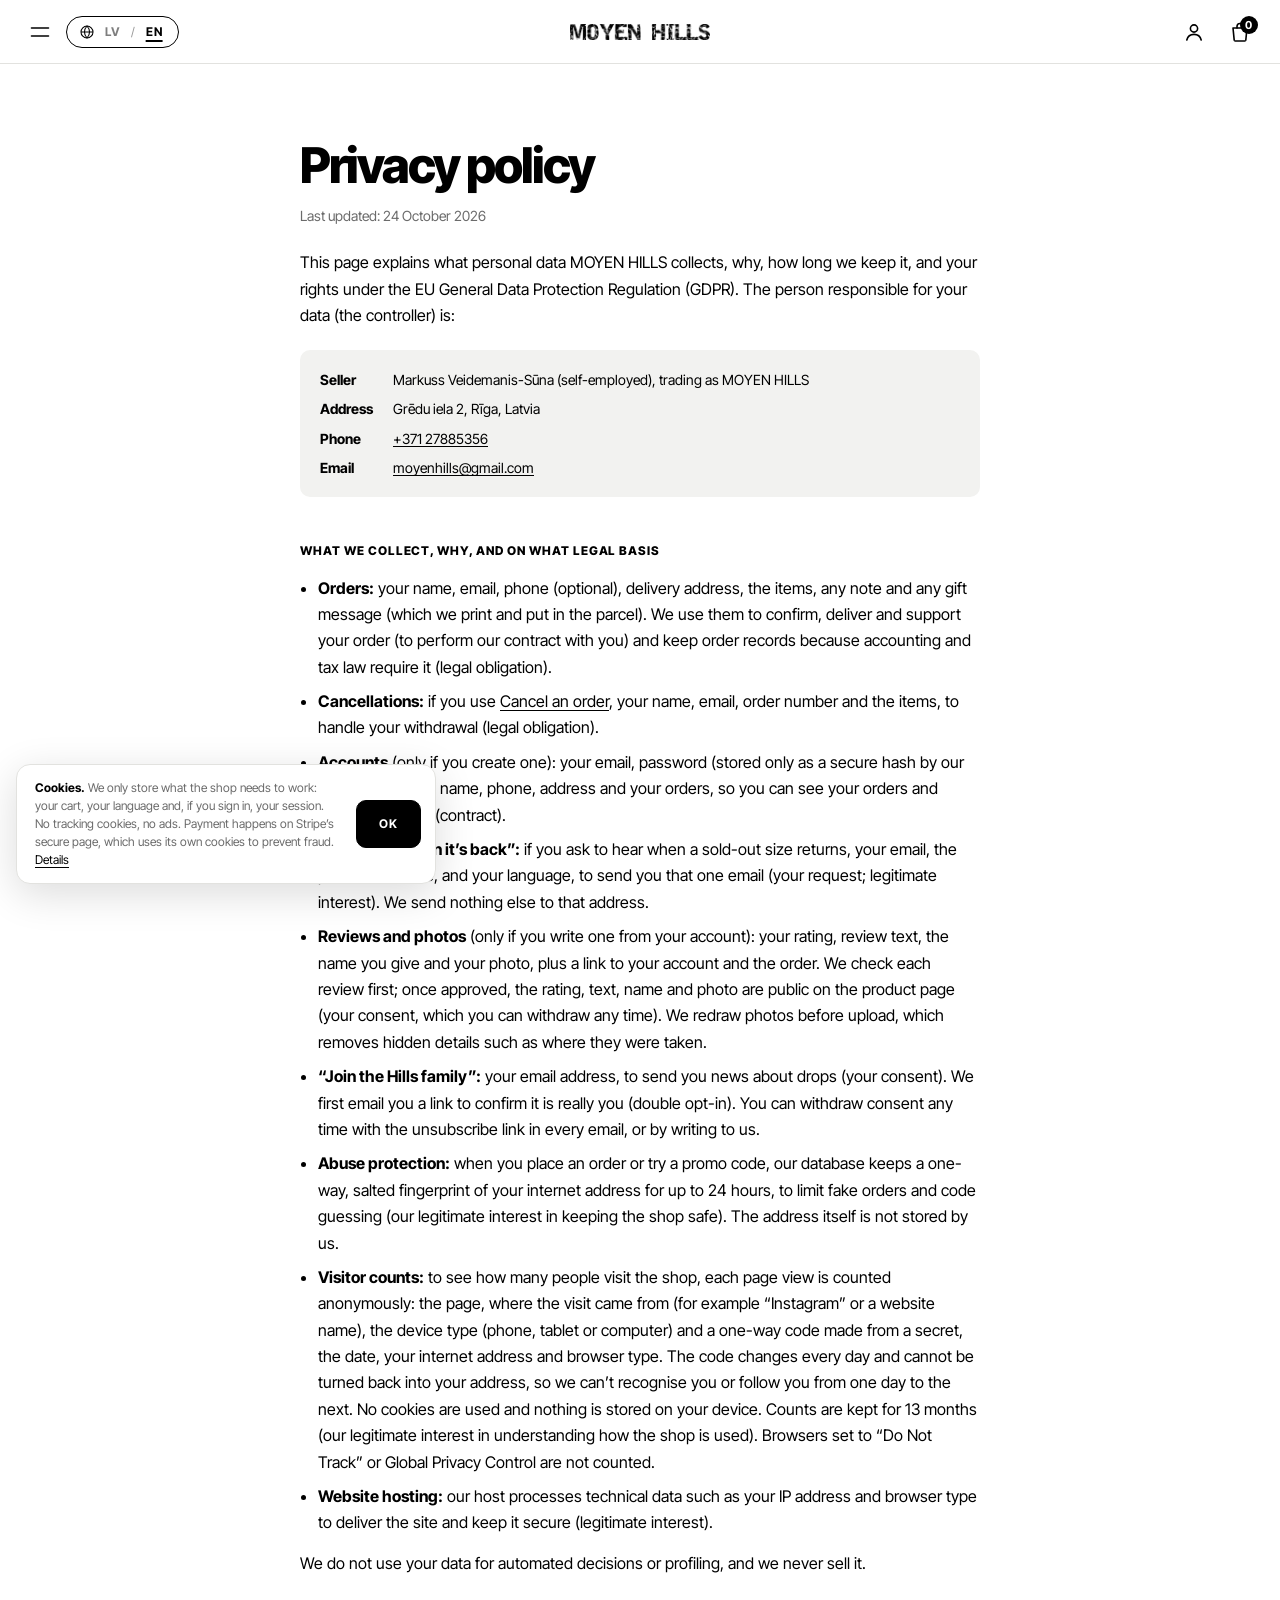
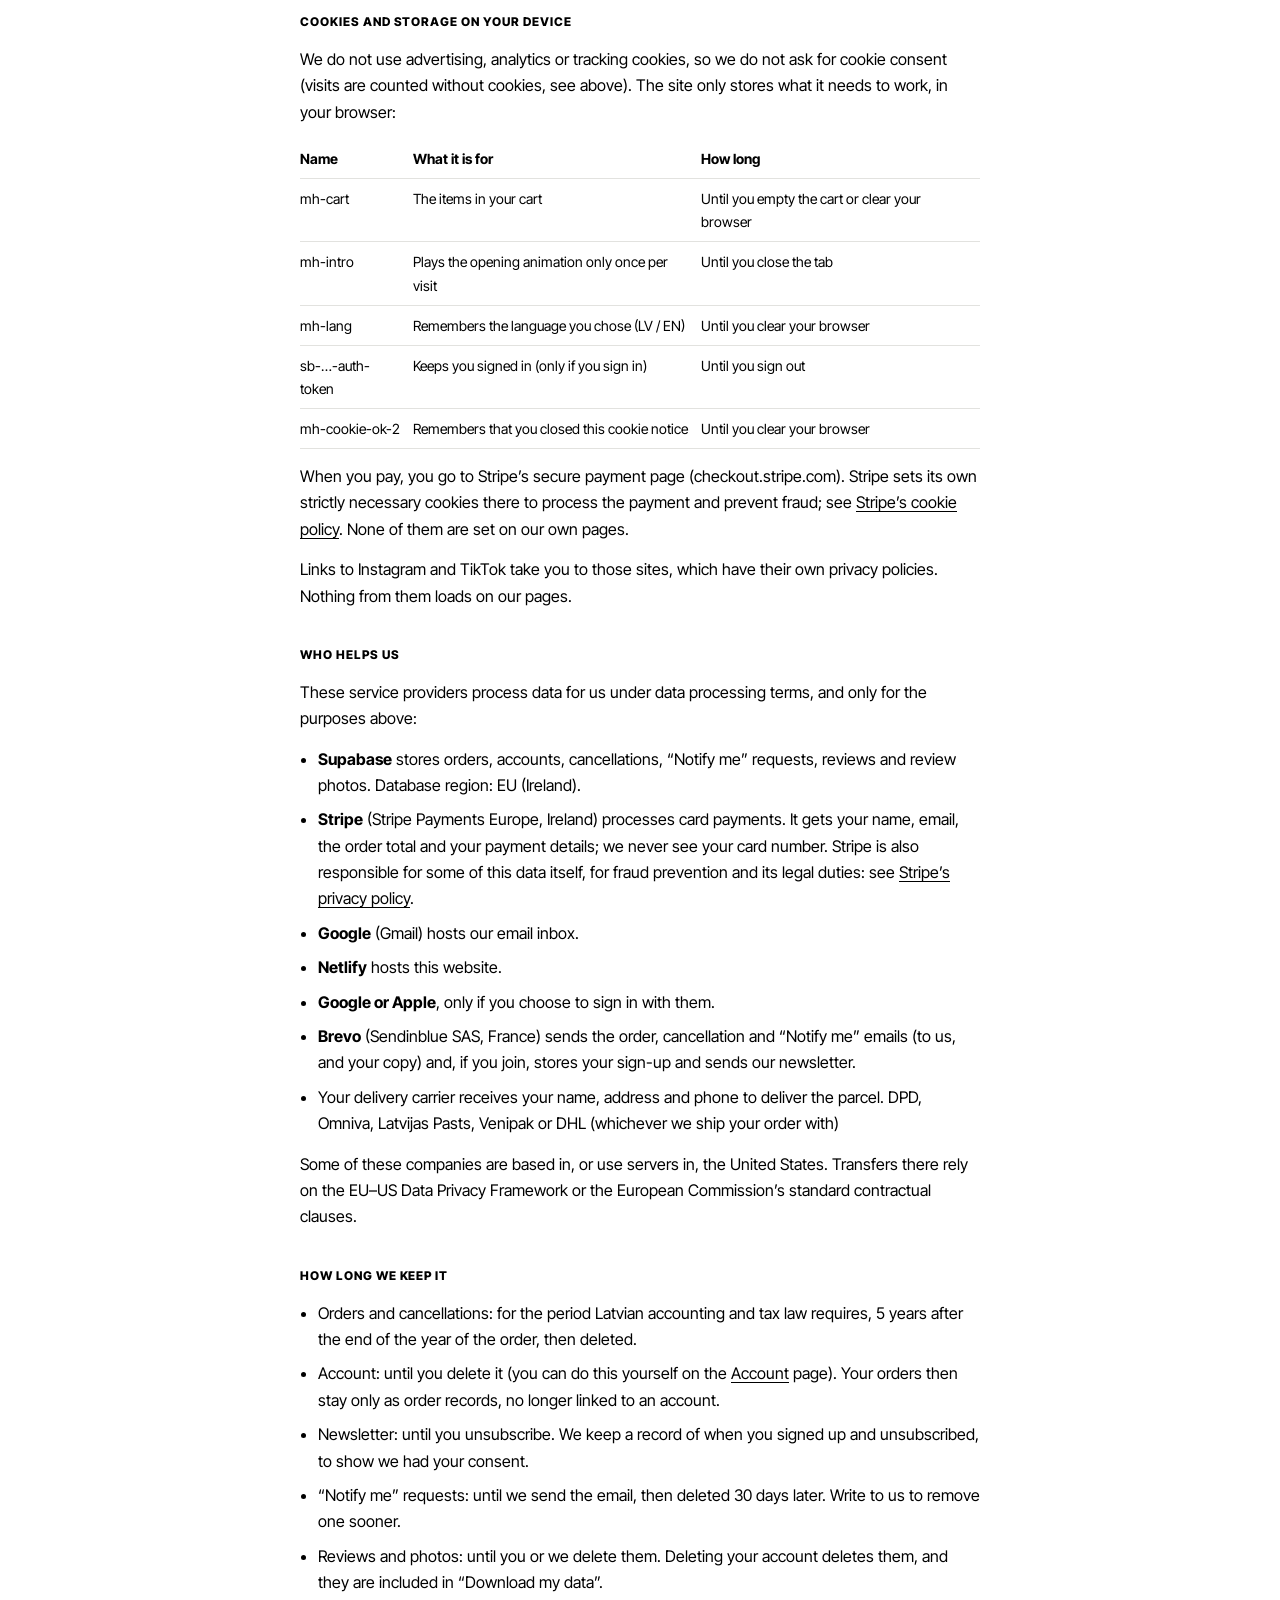
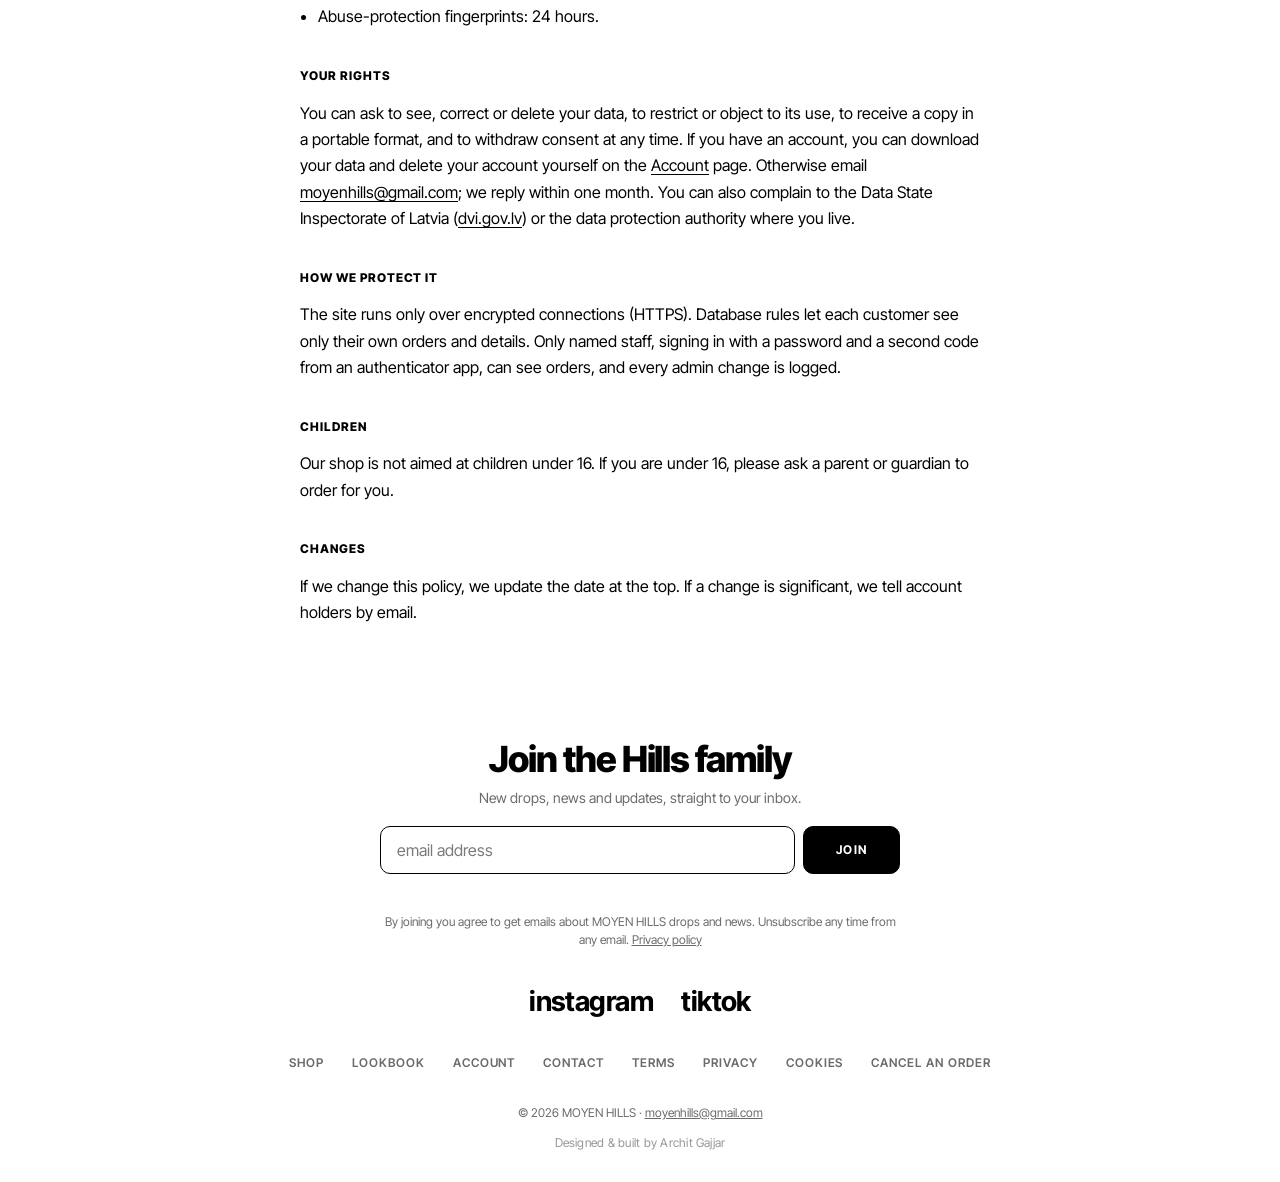
<file: privacy.html>
<!doctype html>
<!-- Designed & built by Archit Gajjar -->
<html lang="en" translate="no">
<head>
  <meta charset="utf-8">
  <meta name="google" content="notranslate">
  <meta name="viewport" content="width=device-width, initial-scale=1">
  <meta name="designer" content="Archit Gajjar">
  <meta name="theme-color" content="#ffffff">
  <title>Privacy policy — MOYEN HILLS</title>
  <meta name="description" content="Privacy policy for MOYEN HILLS.">
  <link rel="canonical" href="https://moyenhillsofficial.com/privacy">
  <meta property="og:title" content="MOYEN HILLS — ART WILL TEE">
  <meta property="og:description" content="Privacy policy for MOYEN HILLS.">
  <meta property="og:image" content="https://moyenhillsofficial.com/images/landing.jpg">
  <link rel="icon" href="images/favicon.png">
  <link rel="preload" href="fonts/inter-tight-latin-800-normal.woff2" as="font" type="font/woff2" crossorigin>
  <link rel="stylesheet" href="site.css">
  <script src="boot.js"></script>
  <script src="campaign.js"></script>
</head>
<body>
  <div class="loader" aria-hidden="true">
    <div class="loader__half loader__half--top"></div>
    <div class="loader__half loader__half--bottom"></div>
    <div class="loader__center">
      <div class="loader__grain"></div>
      <img class="loader__logo" src="images/logo.png" width="2400" height="262" alt="">
      <span class="loader__line"></span>
      <p class="loader__cap">Art will tee — First drop</p>
    </div>
  </div>
  <header class="bar" data-bar>
    <div class="bar__row">
    <div class="bar__left">
      <button class="bar__icon bar__menu" type="button" data-open-menu aria-haspopup="dialog" aria-label="Open menu">
        <svg viewBox="0 0 24 24" width="24" height="24" aria-hidden="true" focusable="false"><path d="M3.5 8h17M3.5 16h17" fill="none" stroke="currentColor" stroke-width="1.6" stroke-linecap="round"/></svg>
      </button>
      <div class="langs" role="group" aria-label="Language"><svg class="langs__globe" viewBox="0 0 24 24" width="16" height="16" aria-hidden="true" focusable="false"><circle cx="12" cy="12" r="9" fill="none" stroke="currentColor" stroke-width="1.6"/><path d="M3 12h18M12 3c2.5 2.6 3.8 5.6 3.8 9s-1.3 6.4-3.8 9c-2.5-2.6-3.8-5.6-3.8-9S9.5 5.6 12 3Z" fill="none" stroke="currentColor" stroke-width="1.6" stroke-linejoin="round"/></svg><a href="?lang=lv" lang="lv" hreflang="lv" aria-label="Latviešu" data-set-lang="lv">LV</a><span class="langs__sep" aria-hidden="true">/</span><a href="?lang=en" lang="en" hreflang="en" aria-label="English" data-set-lang="en">EN</a></div>
    </div>
    <a class="bar__logo" href="/" aria-label="MOYEN HILLS, home">
      <img src="images/logo.png" width="2400" height="262" alt="MOYEN HILLS">
    </a>
    <div class="bar__icons">
      <a class="bar__icon" href="/account" data-account-link aria-label="Sign in or create an account">
        <svg viewBox="0 0 24 24" width="24" height="24" aria-hidden="true" focusable="false"><circle cx="12" cy="8.5" r="3.6" fill="none" stroke="currentColor" stroke-width="1.6"/><path d="M4.8 20c.9-3.6 3.8-5.6 7.2-5.6s6.3 2 7.2 5.6" fill="none" stroke="currentColor" stroke-width="1.6" stroke-linecap="round"/></svg>
      </a>
      <button class="bar__cart" type="button" data-open-cart aria-haspopup="dialog" aria-label="Open cart">
        <svg class="bar__bag" viewBox="0 0 24 24" width="24" height="24" aria-hidden="true" focusable="false"><path d="M5 8h14l-1.2 12.2a1 1 0 0 1-1 .8H7.2a1 1 0 0 1-1-.8L5 8Z" fill="none" stroke="currentColor" stroke-width="1.6" stroke-linejoin="round"/><path d="M9 8V6.5a3 3 0 0 1 6 0V8" fill="none" stroke="currentColor" stroke-width="1.6" stroke-linecap="round"/></svg>
        <span class="bar__count" data-cart-count>0</span>
      </button>
    </div>
    </div>
  </header>

  <main id="top" class="legal">
      <article class="legal__doc" data-lang="en">

        <h1 class="legal__title">Privacy policy</h1>
        <p class="legal__date">Last updated: 24 October 2026</p>
        <p>This page explains what personal data MOYEN HILLS collects, why, how long we keep it, and your rights under the EU General Data Protection Regulation (GDPR). The person responsible for your data (the controller) is:</p>
        <dl class="legal__seller">
          <dt>Seller</dt><dd>Markuss Veidemanis-Sūna (self-employed), trading as MOYEN HILLS</dd>
          <dt>Address</dt><dd>Grēdu iela 2, Rīga, Latvia</dd>
          <dt>Phone</dt><dd><a href="tel:+37127885356">+371 27885356</a></dd>
          <dt>Email</dt><dd><a href="mailto:moyenhills@gmail.com">moyenhills@gmail.com</a></dd>
        </dl>

        <h2 id="what">What we collect, why, and on what legal basis</h2>
        <ul>
          <li><b>Orders:</b> your name, email, phone (optional), delivery address, the items, any note and any gift message (which we print and put in the parcel). We use them to confirm, deliver and support your order (to perform our contract with you) and keep order records because accounting and tax law require it (legal obligation).</li>
          <li><b>Cancellations:</b> if you use <a href="/withdraw">Cancel an order</a>, your name, email, order number and the items, to handle your withdrawal (legal obligation).</li>
          <li><b>Accounts</b> (only if you create one): your email, password (stored only as a secure hash by our sign-in provider), name, phone, address and your orders, so you can see your orders and check out faster (contract).</li>
          <li id="alerts"><b>“Notify me when it’s back”:</b> if you ask to hear when a sold-out size returns, your email, the product and size, and your language, to send you that one email (your request; legitimate interest). We send nothing else to that address.</li>
          <li><b>Reviews and photos</b> (only if you write one from your account): your rating, review text, the name you give and your photo, plus a link to your account and the order. We check each review first; once approved, the rating, text, name and photo are public on the product page (your consent, which you can withdraw any time). We redraw photos before upload, which removes hidden details such as where they were taken.</li>
          <li><b>“Join the Hills family”:</b> your email address, to send you news about drops (your consent). We first email you a link to confirm it is really you (double opt-in). You can withdraw consent any time with the unsubscribe link in every email, or by writing to us.</li>
          <li><b>Abuse protection:</b> when you place an order or try a promo code, our database keeps a one-way, salted fingerprint of your internet address for up to 24 hours, to limit fake orders and code guessing (our legitimate interest in keeping the shop safe). The address itself is not stored by us.</li>
          <li><b>Visitor counts:</b> to see how many people visit the shop, each page view is counted anonymously: the page, where the visit came from (for example “Instagram” or a website name), the device type (phone, tablet or computer) and a one-way code made from a secret, the date, your internet address and browser type. The code changes every day and cannot be turned back into your address, so we can’t recognise you or follow you from one day to the next. No cookies are used and nothing is stored on your device. Counts are kept for 13 months (our legitimate interest in understanding how the shop is used). Browsers set to “Do Not Track” or Global Privacy Control are not counted.</li>
          <li><b>Website hosting:</b> our host processes technical data such as your IP address and browser type to deliver the site and keep it secure (legitimate interest).</li>
        </ul>
        <p>We do not use your data for automated decisions or profiling, and we never sell it.</p>

        <h2 id="device">Cookies and storage on your device</h2>
        <p>We do not use advertising, analytics or tracking cookies, so we do not ask for cookie consent (visits are counted without cookies, see above). The site only stores what it needs to work, in your browser:</p>
        <table class="legal__table">
          <thead><tr><th scope="col">Name</th><th scope="col">What it is for</th><th scope="col">How long</th></tr></thead>
          <tbody>
            <tr><td>mh-cart</td><td>The items in your cart</td><td>Until you empty the cart or clear your browser</td></tr>
            <tr><td>mh-intro</td><td>Plays the opening animation only once per visit</td><td>Until you close the tab</td></tr>
            <tr><td>mh-lang</td><td>Remembers the language you chose (LV / EN)</td><td>Until you clear your browser</td></tr>
            <tr><td>sb-…-auth-token</td><td>Keeps you signed in (only if you sign in)</td><td>Until you sign out</td></tr>
            <tr><td>mh-cookie-ok-2</td><td>Remembers that you closed this cookie notice</td><td>Until you clear your browser</td></tr>
          </tbody>
        </table>
        <p>When you pay, you go to Stripe’s secure payment page (checkout.stripe.com). Stripe sets its own strictly necessary cookies there to process the payment and prevent fraud; see <a href="https://stripe.com/cookie-settings" rel="noopener">Stripe’s cookie policy</a>. None of them are set on our own pages.</p>
        <p>Links to Instagram and TikTok take you to those sites, which have their own privacy policies. Nothing from them loads on our pages.</p>

        <h2 id="processors">Who helps us</h2>
        <p>These service providers process data for us under data processing terms, and only for the purposes above:</p>
        <ul>
          <li><b>Supabase</b> stores orders, accounts, cancellations, “Notify me” requests, reviews and review photos. Database region: EU (Ireland).</li>
          <li><b>Stripe</b> (Stripe Payments Europe, Ireland) processes card payments. It gets your name, email, the order total and your payment details; we never see your card number. Stripe is also responsible for some of this data itself, for fraud prevention and its legal duties: see <a href="https://stripe.com/privacy" rel="noopener">Stripe’s privacy policy</a>.</li>
          <li><b>Google</b> (Gmail) hosts our email inbox.</li>
          <li><b>Netlify</b> hosts this website.</li>
          <li><b>Google or Apple</b>, only if you choose to sign in with them.</li>
          <li><b>Brevo</b> (Sendinblue SAS, France) sends the order, cancellation and “Notify me” emails (to us, and your copy) and, if you join, stores your sign-up and sends our newsletter.</li>
          <li>Your delivery carrier receives your name, address and phone to deliver the parcel. DPD, Omniva, Latvijas Pasts, Venipak or DHL (whichever we ship your order with)</li>
        </ul>
        <p>Some of these companies are based in, or use servers in, the United States. Transfers there rely on the EU–US Data Privacy Framework or the European Commission’s standard contractual clauses.</p>

        <h2 id="retention">How long we keep it</h2>
        <ul>
          <li>Orders and cancellations: for the period Latvian accounting and tax law requires, 5 years after the end of the year of the order, then deleted.</li>
          <li>Account: until you delete it (you can do this yourself on the <a href="/account">Account</a> page). Your orders then stay only as order records, no longer linked to an account.</li>
          <li>Newsletter: until you unsubscribe. We keep a record of when you signed up and unsubscribed, to show we had your consent.</li>
          <li>“Notify me” requests: until we send the email, then deleted 30 days later. Write to us to remove one sooner.</li>
          <li>Reviews and photos: until you or we delete them. Deleting your account deletes them, and they are included in “Download my data”.</li>
          <li>Abuse-protection fingerprints: 24 hours.</li>
        </ul>

        <h2 id="rights">Your rights</h2>
        <p>You can ask to see, correct or delete your data, to restrict or object to its use, to receive a copy in a portable format, and to withdraw consent at any time. If you have an account, you can download your data and delete your account yourself on the <a href="/account">Account</a> page. Otherwise email <a href="mailto:moyenhills@gmail.com">moyenhills@gmail.com</a>; we reply within one month. You can also complain to the Data State Inspectorate of Latvia (<a href="https://www.dvi.gov.lv" target="_blank" rel="noopener">dvi.gov.lv</a>) or the data protection authority where you live.</p>

        <h2 id="security">How we protect it</h2>
        <p>The site runs only over encrypted connections (HTTPS). Database rules let each customer see only their own orders and details. Only named staff, signing in with a password and a second code from an authenticator app, can see orders, and every admin change is logged.</p>

        <h2 id="children">Children</h2>
        <p>Our shop is not aimed at children under 16. If you are under 16, please ask a parent or guardian to order for you.</p>

        <h2 id="changes">Changes</h2>
        <p>If we change this policy, we update the date at the top. If a change is significant, we tell account holders by email.</p>
      </article>

      <article class="legal__doc" data-lang="lv">

        <h1 class="legal__title">Privātuma politika</h1>
        <p class="legal__date">Atjaunināta: 2026. gada 24. oktobris</p>
        <p>Šajā lapā skaidrots, kādus personas datus MOYEN HILLS vāc, kāpēc, cik ilgi tos glabājam un kādas ir tavas tiesības saskaņā ar ES Vispārīgo datu aizsardzības regulu (VDAR). Par taviem datiem atbildīgā persona (pārzinis) ir:</p>
        <dl class="legal__seller">
          <dt>Pārdevējs</dt><dd>Markuss Veidemanis-Sūna (saimnieciskās darbības veicējs), zīmols MOYEN HILLS</dd>
          <dt>Adrese</dt><dd>Grēdu iela 2, Rīga, Latvija</dd>
          <dt>Tālrunis</dt><dd><a href="tel:+37127885356">+371 27885356</a></dd>
          <dt>E-pasts</dt><dd><a href="mailto:moyenhills@gmail.com">moyenhills@gmail.com</a></dd>
        </dl>

        <h2 id="what">Ko mēs vācam, kāpēc un uz kāda tiesiskā pamata</h2>
        <ul>
          <li><b>Pasūtījumi:</b> tavs vārds, e-pasts, tālrunis (nav obligāts), piegādes adrese, preces, piezīme un dāvanas ziņa (ko mēs izdrukājam un ieliekam sūtījumā), ja tādas ir. Tos izmantojam, lai apstiprinātu, piegādātu un apkalpotu tavu pasūtījumu (līguma izpilde), un pasūtījumu ierakstus glabājam, jo to prasa grāmatvedības un nodokļu likumi (juridisks pienākums).</li>
          <li><b>Atteikumi:</b> ja izmanto lapu <a href="/withdraw">Atcelt pasūtījumu</a>, tavs vārds, e-pasts, pasūtījuma numurs un preces, lai apstrādātu tavu atteikumu (juridisks pienākums).</li>
          <li><b>Konti</b> (tikai tad, ja to izveido): tavs e-pasts, parole (mūsu pieslēgšanās pakalpojuma sniedzējs to glabā tikai kā drošu jaucējvērtību), vārds, tālrunis, adrese un pasūtījumi, lai tu redzētu savus pasūtījumus un varētu pasūtīt ātrāk (līgums).</li>
          <li id="alerts"><b>“Paziņot man, kad atgriezīsies”:</b> ja lūdz paziņot, kad izpārdots izmērs atkal ir pieejams, tavs e-pasts, prece un izmērs, kā arī valoda, lai nosūtītu tev šo vienu e-pastu (tavs pieprasījums; leģitīmās intereses). Uz šo adresi neko citu nesūtām.</li>
          <li><b>Atsauksmes un foto</b> (tikai tad, ja to uzraksti savā kontā): tavs vērtējums, atsauksmes teksts, norādītais vārds un foto, kā arī saite uz tavu kontu un pasūtījumu. Katru atsauksmi vispirms pārbaudām; pēc apstiprināšanas vērtējums, teksts, vārds un foto ir publiski redzami produkta lapā (tava piekrišana, ko vari atsaukt jebkurā brīdī). Pirms augšupielādes foto tiek pārzīmēts, kas noņem slēpto informāciju, piemēram, uzņemšanas vietu.</li>
          <li><b>“Pievienojies Hills ģimenei”:</b> tava e-pasta adrese, lai sūtītu tev jaunumus par kolekcijām (tava piekrišana). Vispirms mēs nosūtām saiti, lai apstiprinātu, ka tas tiešām esi tu (dubultā apstiprināšana). Piekrišanu vari atsaukt jebkurā brīdī, izmantojot atrakstīšanās saiti katrā e-pastā vai rakstot mums.</li>
          <li><b>Aizsardzība pret ļaunprātīgu izmantošanu:</b> kad veic pasūtījumu vai izmēģini atlaides kodu, mūsu datubāze līdz 24 stundām glabā vienvirziena, “sālītu” tavas interneta adreses nospiedumu, lai ierobežotu viltus pasūtījumus un kodu minēšanu (mūsu leģitīmās intereses uzturēt veikalu drošu). Pašu adresi mēs neglabājam.</li>
          <li><b>Apmeklējumu skaitīšana:</b> lai redzētu, cik cilvēku apmeklē veikalu, katru lapas skatījumu skaitām anonīmi: lapu, no kurienes apmeklējums atnāca (piemēram, “Instagram” vai vietnes nosaukums), ierīces veidu (telefons, planšete vai dators) un vienvirziena kodu, kas veidots no slepenas vērtības, datuma, tavas interneta adreses un pārlūka veida. Kods mainās katru dienu, un no tā nevar atjaunot tavu adresi, tāpēc mēs tevi nevaram atpazīt vai sekot tev no vienas dienas uz nākamo. Sīkdatnes netiek izmantotas, un tavā ierīcē nekas netiek saglabāts. Skaitus glabājam 13 mēnešus (mūsu leģitīmās intereses saprast, kā veikals tiek izmantots). Pārlūki ar iestatījumu “Do Not Track” vai Global Privacy Control netiek skaitīti.</li>
          <li><b>Vietnes mitināšana:</b> mūsu mitināšanas pakalpojuma sniedzējs apstrādā tehniskos datus, piemēram, tavu IP adresi un pārlūka veidu, lai nodrošinātu vietnes darbību un drošību (leģitīmās intereses).</li>
        </ul>
        <p>Mēs neizmantojam tavus datus automatizētu lēmumu pieņemšanai vai profilēšanai, un mēs tos nekad nepārdodam.</p>

        <h2 id="device">Sīkdatnes un glabāšana tavā ierīcē</h2>
        <p>Mēs neizmantojam reklāmas, analītikas vai izsekošanas sīkdatnes, tāpēc piekrišanu sīkdatnēm neprasām (apmeklējumus skaitām bez sīkdatnēm, sk. augstāk). Vietne tavā pārlūkā saglabā tikai to, kas vajadzīgs tās darbībai:</p>
        <table class="legal__table">
          <thead><tr><th scope="col">Nosaukums</th><th scope="col">Kam tas vajadzīgs</th><th scope="col">Cik ilgi</th></tr></thead>
          <tbody>
            <tr><td>mh-cart</td><td>Preces tavā grozā</td><td>Līdz iztukšo grozu vai notīri pārlūku</td></tr>
            <tr><td>mh-intro</td><td>Ievada animāciju rāda tikai vienu reizi apmeklējuma laikā</td><td>Līdz aizver cilni</td></tr>
            <tr><td>mh-lang</td><td>Atceras tevis izvēlēto valodu (LV / EN)</td><td>Līdz notīri pārlūku</td></tr>
            <tr><td>sb-…-auth-token</td><td>Uztur tevi pieslēgtu (tikai tad, ja pieslēdzies)</td><td>Līdz izej no konta</td></tr>
            <tr><td>mh-cookie-ok-2</td><td>Atceras, ka aizvēri šo paziņojumu par sīkdatnēm</td><td>Līdz notīri pārlūku</td></tr>
          </tbody>
        </table>
        <p>Maksājot tu nonāc Stripe drošajā maksājumu lapā (checkout.stripe.com). Tur Stripe izmanto savas obligāti nepieciešamās sīkdatnes, lai apstrādātu maksājumu un novērstu krāpšanu; sk. <a href="https://stripe.com/cookie-settings" rel="noopener">Stripe sīkdatņu politiku</a>. Mūsu pašu lapās tās netiek iestatītas.</p>
        <p>Saites uz Instagram un TikTok tevi aizved uz šīm vietnēm, kurām ir savas privātuma politikas. Mūsu lapās no tām nekas netiek ielādēts.</p>

        <h2 id="processors">Kas mums palīdz</h2>
        <p>Šie pakalpojumu sniedzēji apstrādā datus mūsu vārdā saskaņā ar datu apstrādes noteikumiem un tikai iepriekš minētajiem nolūkiem:</p>
        <ul>
          <li><b>Supabase</b> glabā pasūtījumus, kontus, atteikumus, “Paziņot man” pieprasījumus, atsauksmes un to foto. Datubāzes reģions: ES (Īrija).</li>
          <li><b>Stripe</b> (Stripe Payments Europe, Īrija) apstrādā kartes maksājumus. Tas saņem tavu vārdu, e-pastu, pasūtījuma summu un maksājuma datus; tavas kartes numuru mēs neredzam. Daļu šo datu Stripe apstrādā arī kā patstāvīgs pārzinis — krāpšanas novēršanai un savu juridisko pienākumu izpildei: sk. <a href="https://stripe.com/privacy" rel="noopener">Stripe privātuma politiku</a>.</li>
          <li><b>Google</b> (Gmail) mitina mūsu e-pasta kastīti.</li>
          <li><b>Netlify</b> mitina šo vietni.</li>
          <li><b>Google vai Apple</b> — tikai tad, ja izvēlies pieslēgties ar tiem.</li>
          <li><b>Brevo</b> (Sendinblue SAS, Francija) sūta pasūtījumu, atteikumu un “Paziņot man” e-pastus (mums un tavu kopiju) un, ja pievienojies, glabā tavu pieteikumu un sūta mūsu jaunumus.</li>
          <li>Tavs piegādes pārvadātājs saņem tavu vārdu, adresi un tālruni, lai piegādātu sūtījumu. DPD, Omniva, Latvijas Pasts, Venipak vai DHL (ar kuru sūtām tavu pasūtījumu)</li>
        </ul>
        <p>Daži no šiem uzņēmumiem atrodas Amerikas Savienotajās Valstīs vai izmanto tur esošus serverus. Datu nosūtīšana uz turieni balstās uz ES–ASV Datu privātuma regulējumu vai Eiropas Komisijas standarta līguma klauzulām.</p>

        <h2 id="retention">Cik ilgi mēs tos glabājam</h2>
        <ul>
          <li>Pasūtījumi un atteikumi: tik ilgi, cik to prasa Latvijas grāmatvedības un nodokļu likumi, 5 gadus pēc pasūtījuma gada beigām, pēc tam tie tiek dzēsti.</li>
          <li>Konts: līdz tu to izdzēs (to vari izdarīt pats lapā <a href="/account">Konts</a>). Pēc tam tavi pasūtījumi saglabājas tikai kā pasūtījumu ieraksti, vairs nesaistīti ar kontu.</li>
          <li>Jaunumi: līdz tu atrakstījies. Mēs glabājam ierakstu par to, kad pieteicies un kad atrakstījies, lai pierādītu, ka mums bija tava piekrišana.</li>
          <li>“Paziņot man” pieprasījumi: līdz e-pasta nosūtīšanai, pēc tam tie tiek dzēsti 30 dienu laikā. Raksti mums, ja vēlies tos dzēst ātrāk.</li>
          <li>Atsauksmes un foto: līdz tu vai mēs tos izdzēšam. Dzēšot kontu, tie tiek izdzēsti, un tie ir iekļauti sadaļā “Lejupielādēt manus datus”.</li>
          <li>Aizsardzības nospiedumi: 24 stundas.</li>
        </ul>

        <h2 id="rights">Tavas tiesības</h2>
        <p>Tu vari lūgt piekļuvi saviem datiem, to labošanu vai dzēšanu, apstrādes ierobežošanu, iebilst pret apstrādi, saņemt datu kopiju pārnesamā formātā un jebkurā brīdī atsaukt piekrišanu. Ja tev ir konts, savus datus vari lejupielādēt un kontu izdzēst pats lapā <a href="/account">Konts</a>. Citādi raksti uz <a href="mailto:moyenhills@gmail.com">moyenhills@gmail.com</a>; atbildēsim viena mēneša laikā. Tu vari arī iesniegt sūdzību Datu valsts inspekcijā (<a href="https://www.dvi.gov.lv" target="_blank" rel="noopener">dvi.gov.lv</a>) vai savas dzīvesvietas datu aizsardzības iestādē.</p>

        <h2 id="security">Kā mēs tos aizsargājam</h2>
        <p>Vietne darbojas tikai pa šifrētiem savienojumiem (HTTPS). Datubāzes noteikumi ļauj katram klientam redzēt tikai savus pasūtījumus un datus. Pasūtījumus var redzēt tikai konkrēti darbinieki, kas pieslēdzas ar paroli un otru kodu no autentifikācijas lietotnes, un katra administratora veiktā izmaiņa tiek reģistrēta.</p>

        <h2 id="children">Bērni</h2>
        <p>Mūsu veikals nav paredzēts bērniem, kas jaunāki par 16 gadiem. Ja tev vēl nav 16, lūdzu, palūdz vecākiem vai aizbildnim pasūtīt tavā vietā.</p>

        <h2 id="changes">Izmaiņas</h2>
        <p>Ja šo politiku mainīsim, atjaunināsim datumu lapas augšā. Ja izmaiņas būs būtiskas, konta īpašniekiem par tām paziņosim e-pastā.</p>
      </article>
  </main>

  <!-- Email -->
  <footer class="foot" aria-labelledby="sub-title">
    <form class="sub" data-subscribe novalidate data-reveal>
      <h2 class="sub__title" id="sub-title">Join the Hills family</h2>
      <p class="sub__lead">New drops, news and updates, straight to your inbox.</p>
      <div class="sub__row">
        <label class="sr" for="sub-email">email address</label>
        <input class="sub__input" id="sub-email" name="email" type="email" placeholder="email address" autocomplete="email" required>
        <button class="btn" type="submit">JOIN</button>
      </div>
      <p class="sub__msg" data-sub-msg role="status" aria-live="polite"></p>
      <p class="sub__consent">By joining you agree to get emails about MOYEN HILLS drops and news. Unsubscribe any time from any email. <a href="/privacy">Privacy policy</a></p>
    </form>
    <ul class="foot__links" data-reveal>
      <li><a href="https://www.instagram.com/moyenhills/" target="_blank" rel="noopener">instagram</a></li>
      <li><a href="https://www.tiktok.com/@moyenhills" target="_blank" rel="noopener">tiktok</a></li>
    </ul>
    <nav class="foot__nav" aria-label="Site">
      <a href="/shop">Shop</a>
      <a href="/lookbook">Lookbook</a>
      <a href="/account">Account</a>
      <a href="mailto:moyenhills@gmail.com">Contact</a>
      <a href="/terms">Terms</a>
      <a href="/privacy">Privacy</a>
      <a href="/privacy#device">Cookies</a>
      <a href="/withdraw">Cancel an order</a>
    </nav>
    <p class="foot__legal">© <span data-year>2026</span> MOYEN HILLS · <a href="mailto:moyenhills@gmail.com">moyenhills@gmail.com</a></p>
    <p class="foot__credit">Designed &amp; built by Archit Gajjar</p>
  </footer>


  <!-- Menu -->
  <dialog class="menu" data-menu aria-label="Menu">
    <div class="menu__top">
      <button type="button" class="bar__icon" data-close-menu aria-label="Close menu">
        <svg viewBox="0 0 24 24" width="24" height="24" aria-hidden="true" focusable="false"><path d="M6 6l12 12M18 6 6 18" fill="none" stroke="currentColor" stroke-width="1.6" stroke-linecap="round"/></svg>
      </button>
      <img class="menu__logo" src="images/logo.png" width="2400" height="262" alt="">
      <span aria-hidden="true"></span>
    </div>
    <div class="menu__body">
      <nav class="menu__links" aria-label="Site">
        <a href="/">Home</a>
        <a href="/shop">Shop</a>
        <a href="/lookbook">Lookbook</a>
        <a href="/account">Account</a>
      </nav>
      <a class="menu__tee" href="/product">
        <img src="images/flat-front-480.jpg" width="480" height="575" alt="" loading="lazy">
        <span><b>ART WILL TEE</b><span data-price>€37</span></span>
      </a>
    </div>
    <div class="menu__foot">
      <a href="https://www.instagram.com/moyenhills/" target="_blank" rel="noopener">Instagram</a>
      <a href="https://www.tiktok.com/@moyenhills" target="_blank" rel="noopener">TikTok</a>
      <a href="mailto:moyenhills@gmail.com">moyenhills@gmail.com</a>
      <div class="langs" role="group" aria-label="Language"><svg class="langs__globe" viewBox="0 0 24 24" width="16" height="16" aria-hidden="true" focusable="false"><circle cx="12" cy="12" r="9" fill="none" stroke="currentColor" stroke-width="1.6"/><path d="M3 12h18M12 3c2.5 2.6 3.8 5.6 3.8 9s-1.3 6.4-3.8 9c-2.5-2.6-3.8-5.6-3.8-9S9.5 5.6 12 3Z" fill="none" stroke="currentColor" stroke-width="1.6" stroke-linejoin="round"/></svg><a href="?lang=lv" lang="lv" hreflang="lv" aria-label="Latviešu" data-set-lang="lv">LV</a><span class="langs__sep" aria-hidden="true">/</span><a href="?lang=en" lang="en" hreflang="en" aria-label="English" data-set-lang="en">EN</a></div>
    </div>
  </dialog>

  <!-- Cart (shared) -->
  <dialog class="cart" data-cart aria-labelledby="cart-title">
    <div class="cart__head">
      <h2 class="cart__title" id="cart-title">Cart</h2>
      <button type="button" class="link-u" data-close-cart>Close</button>
    </div>
    <div data-cart-view>
      <ul class="cart__items" data-cart-items></ul>
      <div class="cart__empty" data-cart-empty><p>Your cart is empty.</p><a class="btn" href="/shop">Visit the shop</a></div>
      <div class="cart__total" data-cart-total-row hidden><span>Subtotal</span><span data-cart-total>€0</span></div>
      <div class="promo" data-promo hidden>
        <label class="sr" for="promo-code">Promo code</label>
        <input class="promo__input" id="promo-code" data-promo-input placeholder="Promo code" autocomplete="off" autocapitalize="characters" spellcheck="false">
        <button type="button" class="btn btn--line" data-promo-apply>Apply</button>
      </div>
      <p class="promo__msg" data-promo-msg role="status" aria-live="polite"></p>
      <div class="cart__line" data-discount-row hidden><span>Promo <b data-promo-code></b> <button type="button" class="link-u" data-promo-remove>Remove</button></span><span data-discount></span></div>
      <div class="cart__total cart__total--grand" data-discount-row hidden><span>Total</span><span data-grand-total>€0</span></div>
      <p class="cart__hint" data-cart-total-row hidden>Delivery is added when we confirm your order by email.</p>
      <form class="checkout" data-checkout hidden>
        <h3 class="checkout__title">Your details</h3>
        <label>Full name<input name="name" autocomplete="name" required></label>
        <label>Email<input name="email" type="email" autocomplete="email" required></label>
        <div class="phone">
          <label>Country code<input name="phone_code" list="dial-codes" value="+371" inputmode="tel" autocomplete="tel-country-code" pattern="\+?[0-9]{1,4}" title="Country code, for example +371" placeholder="+371"></label>
          <label>Phone<input name="phone" type="tel" autocomplete="tel-national" placeholder="20 000 000" pattern="[0-9 \(\)\.\/\-]{4,30}" title="Numbers only, for example 20 000 000"></label>
        </div>
        <p class="phone__hint">Choose your country code or type it yourself.</p>
        <datalist id="dial-codes">
          <option value="+371" label="Latvia +371"></option>
          <option value="+370" label="Lithuania +370"></option>
          <option value="+372" label="Estonia +372"></option>
          <option value="+44" label="United Kingdom +44"></option>
          <option value="+1" label="USA / Canada +1"></option>
          <option value="+91" label="India +91"></option>
          <option value="+355" label="Albania +355"></option>
          <option value="+376" label="Andorra +376"></option>
          <option value="+43" label="Austria +43"></option>
          <option value="+375" label="Belarus +375"></option>
          <option value="+32" label="Belgium +32"></option>
          <option value="+387" label="Bosnia and Herzegovina +387"></option>
          <option value="+359" label="Bulgaria +359"></option>
          <option value="+385" label="Croatia +385"></option>
          <option value="+357" label="Cyprus +357"></option>
          <option value="+420" label="Czechia +420"></option>
          <option value="+45" label="Denmark +45"></option>
          <option value="+358" label="Finland +358"></option>
          <option value="+33" label="France +33"></option>
          <option value="+49" label="Germany +49"></option>
          <option value="+30" label="Greece +30"></option>
          <option value="+36" label="Hungary +36"></option>
          <option value="+354" label="Iceland +354"></option>
          <option value="+353" label="Ireland +353"></option>
          <option value="+39" label="Italy +39"></option>
          <option value="+383" label="Kosovo +383"></option>
          <option value="+423" label="Liechtenstein +423"></option>
          <option value="+352" label="Luxembourg +352"></option>
          <option value="+356" label="Malta +356"></option>
          <option value="+373" label="Moldova +373"></option>
          <option value="+377" label="Monaco +377"></option>
          <option value="+382" label="Montenegro +382"></option>
          <option value="+31" label="Netherlands +31"></option>
          <option value="+389" label="North Macedonia +389"></option>
          <option value="+47" label="Norway +47"></option>
          <option value="+48" label="Poland +48"></option>
          <option value="+351" label="Portugal +351"></option>
          <option value="+40" label="Romania +40"></option>
          <option value="+7" label="Russia +7"></option>
          <option value="+378" label="San Marino +378"></option>
          <option value="+381" label="Serbia +381"></option>
          <option value="+421" label="Slovakia +421"></option>
          <option value="+386" label="Slovenia +386"></option>
          <option value="+34" label="Spain +34"></option>
          <option value="+46" label="Sweden +46"></option>
          <option value="+41" label="Switzerland +41"></option>
          <option value="+90" label="Turkey +90"></option>
          <option value="+380" label="Ukraine +380"></option>
        </datalist>
        <label>Address<input name="address" autocomplete="street-address" required></label>
        <div class="checkout__two">
          <label>City<input name="city" autocomplete="address-level2" required></label>
          <label>Postcode<input name="postcode" autocomplete="postal-code" required></label>
        </div>
        <label>Country<input name="country" autocomplete="country-name" value="Latvia" required></label>
        <label>Note (optional)<textarea name="note" rows="2"></textarea></label>
        <label>Gift message (optional)<textarea name="gift_note" rows="2" maxlength="300" placeholder="We print it and put it in the parcel"></textarea></label>
        <input type="text" name="_honey" class="sr" tabindex="-1" autocomplete="off" aria-hidden="true">
        <p class="checkout__account" data-checkout-account hidden>Signed in — this order will be saved to your account.</p>
        <p class="checkout__legal" data-lang="en">Prices are in euro. Delivery cost is added in our confirmation email, before you pay. By sending this order you accept our <a href="/terms">Terms of sale</a>. How we use your details: <a href="/privacy">Privacy policy</a>.</p>
        <p class="checkout__legal" data-lang="lv">Cenas norādītas eiro. Piegādes cenu pievienojam apstiprinājuma e-pastā, pirms tu maksā. Nosūtot pasūtījumu, tu piekrīti mūsu <a href="/terms">pārdošanas noteikumiem</a>. Kā izmantojam tavus datus: <a href="/privacy">privātuma politika</a>.</p>
        <button class="btn btn--wide" type="submit">Send order request</button>
        <p class="checkout__msg" data-checkout-msg role="status" aria-live="polite"></p>
      </form>
    </div>
    <div class="cart__done" data-cart-done hidden>
      <p class="cart__done-title">Order received</p>
      <p data-lang="en">Thank you. A copy of your order is on its way to your inbox, and we will email you within a day to confirm it and send the payment details. Changed your mind? You can <a href="/withdraw">cancel</a> up to 14 days after it arrives.</p>
      <p data-lang="lv">Paldies! Pasūtījuma kopija jau ir ceļā uz tavu e-pastu, un dienas laikā mēs to apstiprināsim un atsūtīsim apmaksas informāciju. Pārdomāji? Pasūtījumu vari <a href="/withdraw">atcelt</a> 14 dienu laikā pēc saņemšanas.</p>
      <button type="button" class="btn" data-close-cart>Keep looking</button>
    </div>
  </dialog>

  <script src="i18n.js"></script>
  <script src="config.js"></script>
  <script src="vendor/supabase.js" defer></script>
  <script src="catalog.js" defer></script>
  <script src="data.js" defer></script>
  <script src="app.js" defer></script>
  <script src="motion.js" defer></script>
  <script src="auth.js" defer></script>
  <script src="cookie.js" defer></script>
</body>
</html>
</file>
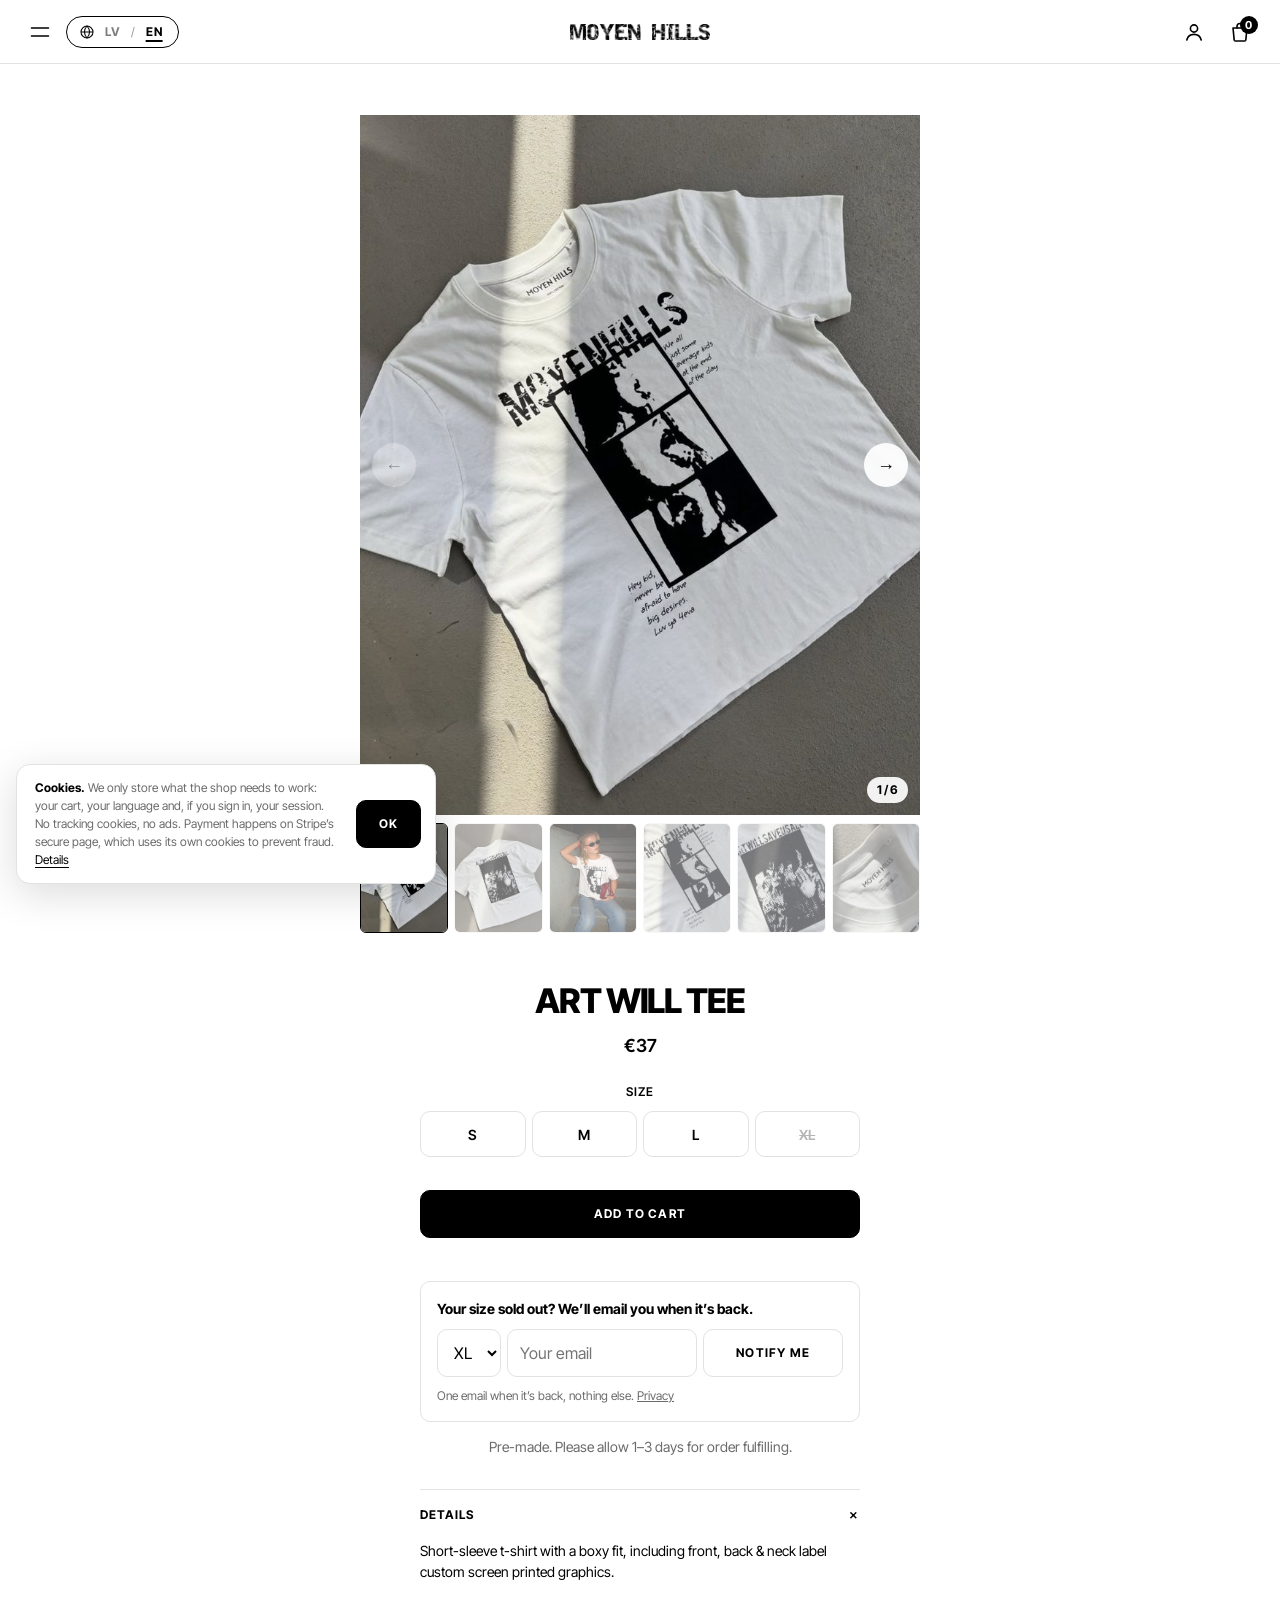
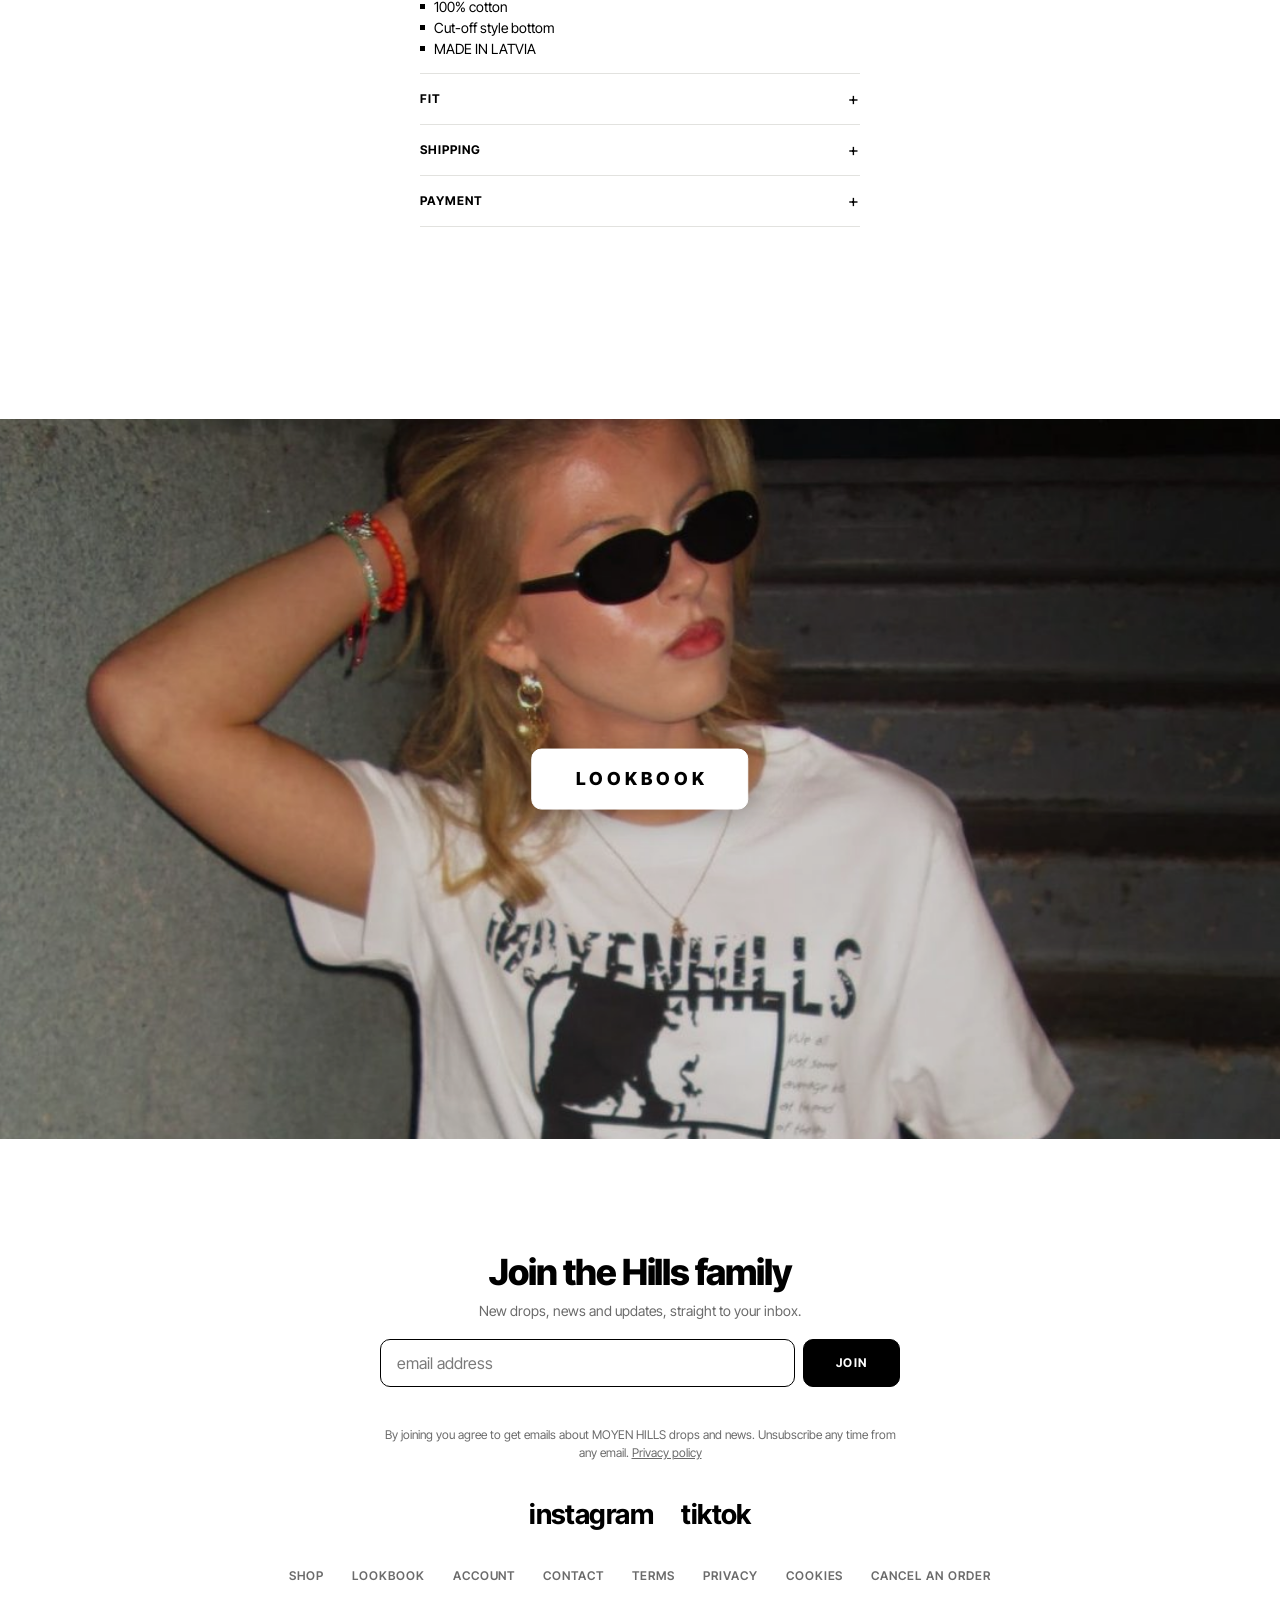
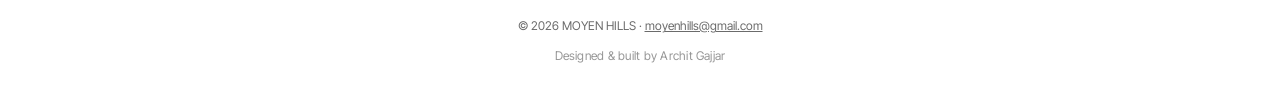
<file: product.html>
<!doctype html>
<!-- Designed & built by Archit Gajjar -->
<html lang="en" translate="no">
<head>
  <meta charset="utf-8">
  <meta name="google" content="notranslate">
  <meta name="viewport" content="width=device-width, initial-scale=1">
  <meta name="designer" content="Archit Gajjar">
  <meta name="theme-color" content="#ffffff">
  <title>ART WILL TEE — MOYEN HILLS</title>
  <meta name="description" content="ART WILL TEE by MOYEN HILLS: white boxy cut-off t-shirt, 100% cotton, screen printed front, back and neck label. Made in Latvia, free delivery in Latvia.">
  <link rel="canonical" href="https://moyenhillsofficial.com/product?id=art-will-tee">
  <meta property="og:title" content="MOYEN HILLS — ART WILL TEE">
  <meta property="og:description" content="ART WILL TEE by MOYEN HILLS: white boxy cut-off t-shirt, 100% cotton, screen printed front, back and neck label. Made in Latvia, free delivery in Latvia.">
  <meta property="og:image" content="https://moyenhillsofficial.com/images/landing.jpg">
  <link rel="icon" href="images/favicon.png">
  <link rel="preload" href="fonts/inter-tight-latin-800-normal.woff2" as="font" type="font/woff2" crossorigin>
  <link rel="stylesheet" href="site.css">
  <script src="boot.js"></script>
  <script src="campaign.js"></script>
</head>
<body>
  <div class="loader" aria-hidden="true">
    <div class="loader__half loader__half--top"></div>
    <div class="loader__half loader__half--bottom"></div>
    <div class="loader__center">
      <div class="loader__grain"></div>
      <img class="loader__logo" src="images/logo.png" width="2400" height="262" alt="">
      <span class="loader__line"></span>
      <p class="loader__cap">Art will tee — First drop</p>
    </div>
  </div>
  <header class="bar" data-bar>
    <div class="bar__row">
    <div class="bar__left">
      <button class="bar__icon bar__menu" type="button" data-open-menu aria-haspopup="dialog" aria-label="Open menu">
        <svg viewBox="0 0 24 24" width="24" height="24" aria-hidden="true" focusable="false"><path d="M3.5 8h17M3.5 16h17" fill="none" stroke="currentColor" stroke-width="1.6" stroke-linecap="round"/></svg>
      </button>
      <div class="langs" role="group" aria-label="Language"><svg class="langs__globe" viewBox="0 0 24 24" width="16" height="16" aria-hidden="true" focusable="false"><circle cx="12" cy="12" r="9" fill="none" stroke="currentColor" stroke-width="1.6"/><path d="M3 12h18M12 3c2.5 2.6 3.8 5.6 3.8 9s-1.3 6.4-3.8 9c-2.5-2.6-3.8-5.6-3.8-9S9.5 5.6 12 3Z" fill="none" stroke="currentColor" stroke-width="1.6" stroke-linejoin="round"/></svg><a href="?lang=lv" lang="lv" hreflang="lv" aria-label="Latviešu" data-set-lang="lv">LV</a><span class="langs__sep" aria-hidden="true">/</span><a href="?lang=en" lang="en" hreflang="en" aria-label="English" data-set-lang="en">EN</a></div>
    </div>
    <a class="bar__logo" href="/" aria-label="MOYEN HILLS, home">
      <img src="images/logo.png" width="2400" height="262" alt="MOYEN HILLS">
    </a>
    <div class="bar__icons">
      <a class="bar__icon" href="/account" data-account-link aria-label="Sign in or create an account">
        <svg viewBox="0 0 24 24" width="24" height="24" aria-hidden="true" focusable="false"><circle cx="12" cy="8.5" r="3.6" fill="none" stroke="currentColor" stroke-width="1.6"/><path d="M4.8 20c.9-3.6 3.8-5.6 7.2-5.6s6.3 2 7.2 5.6" fill="none" stroke="currentColor" stroke-width="1.6" stroke-linecap="round"/></svg>
      </a>
      <button class="bar__cart" type="button" data-open-cart aria-haspopup="dialog" aria-label="Open cart">
        <svg class="bar__bag" viewBox="0 0 24 24" width="24" height="24" aria-hidden="true" focusable="false"><path d="M5 8h14l-1.2 12.2a1 1 0 0 1-1 .8H7.2a1 1 0 0 1-1-.8L5 8Z" fill="none" stroke="currentColor" stroke-width="1.6" stroke-linejoin="round"/><path d="M9 8V6.5a3 3 0 0 1 6 0V8" fill="none" stroke="currentColor" stroke-width="1.6" stroke-linecap="round"/></svg>
        <span class="bar__count" data-cart-count>0</span>
      </button>
    </div>
    </div>
  </header>

  <main class="pdp" id="top" data-pdp>
    <section class="gallery" aria-label="Product photos" data-gallery data-product-media data-reveal>
      <div class="gallery__frame">
        <ul class="gallery__track" data-track tabindex="0">
        <li class="gallery__slide" aria-label="1 of 6"><img src="images/flat-front.jpg" srcset="images/flat-front-480.jpg 480w, images/flat-front-800.jpg 800w, images/flat-front.jpg 1002w" sizes="(max-width: 720px) 100vw, 50vw" width="1002" height="1201" alt="ART WILL TEE, front, laid flat" fetchpriority="high"></li>
        <li class="gallery__slide" aria-label="2 of 6"><img src="images/flat-back.jpg" srcset="images/flat-back-480.jpg 480w, images/flat-back-800.jpg 800w, images/flat-back.jpg 1002w" sizes="(max-width: 720px) 100vw, 50vw" width="1002" height="1054" alt="ART WILL TEE, back, laid flat" loading="lazy"></li>
        <li class="gallery__slide" aria-label="3 of 6"><img src="images/tee-front.jpg" srcset="images/tee-front-480.jpg 480w, images/tee-front-800.jpg 800w, images/tee-front.jpg 1200w" sizes="(max-width: 720px) 100vw, 50vw" width="1200" height="1600" alt="Worn by a model on concrete stairs" loading="lazy"></li>
        <li class="gallery__slide" aria-label="4 of 6"><img src="images/front-print.jpg" srcset="images/front-print-480.jpg 480w, images/front-print-800.jpg 800w, images/front-print.jpg 1002w" sizes="(max-width: 720px) 100vw, 50vw" width="1002" height="1201" alt="Close-up of the front print" loading="lazy"></li>
        <li class="gallery__slide" aria-label="5 of 6"><img src="images/back-print.jpg" srcset="images/back-print-480.jpg 480w, images/back-print-800.jpg 800w, images/back-print.jpg 1002w" sizes="(max-width: 720px) 100vw, 50vw" width="1002" height="1054" alt="Close-up of the back print, ART WILL SAVE US ALL" loading="lazy"></li>
        <li class="gallery__slide" aria-label="6 of 6"><img src="images/neck-label.jpg" srcset="images/neck-label-480.jpg 480w, images/neck-label-800.jpg 800w, images/neck-label.jpg 1002w" sizes="(max-width: 720px) 100vw, 50vw" width="1002" height="1054" alt="Printed neck label, 100% cotton" loading="lazy"></li>
        </ul>
        <button type="button" class="gallery__arrow gallery__arrow--prev" data-prev aria-label="Previous photo">&#8592;</button>
        <button type="button" class="gallery__arrow gallery__arrow--next" data-next aria-label="Next photo">&#8594;</button>
        <p class="gallery__count" aria-live="polite" data-count><span data-index>1</span> / 6</p>
      </div>
      <div class="gallery__thumbs">
        <button type="button" class="gallery__thumb is-on" data-go="0" aria-label="Show photo 1"><img src="images/flat-front-480.jpg" width="1002" height="1201" alt="" loading="lazy"></button>
        <button type="button" class="gallery__thumb" data-go="1" aria-label="Show photo 2"><img src="images/flat-back-480.jpg" width="1002" height="1054" alt="" loading="lazy"></button>
        <button type="button" class="gallery__thumb" data-go="2" aria-label="Show photo 3"><img src="images/tee-front-480.jpg" width="1200" height="1600" alt="" loading="lazy"></button>
        <button type="button" class="gallery__thumb" data-go="3" aria-label="Show photo 4"><img src="images/front-print-480.jpg" width="1002" height="1201" alt="" loading="lazy"></button>
        <button type="button" class="gallery__thumb" data-go="4" aria-label="Show photo 5"><img src="images/back-print-480.jpg" width="1002" height="1054" alt="" loading="lazy"></button>
        <button type="button" class="gallery__thumb" data-go="5" aria-label="Show photo 6"><img src="images/neck-label-480.jpg" width="1002" height="1054" alt="" loading="lazy"></button>
      </div>
    </section>

    <section class="pdp__info" aria-labelledby="product-name" data-reveal>
      <h1 class="pdp__name" id="product-name" data-product-name>ART WILL TEE</h1>
      <p class="pdp__price" data-price>€37</p>
      <p class="scarcity" data-stock-left hidden><span class="scarcity__dot" aria-hidden="true"></span><span data-stock-text></span></p>
      <p class="soldout" data-soldout-note hidden>SOLD OUT, DONT BE LATE</p>
      <form class="buy" data-buy>
        <fieldset class="sizes">
          <legend class="label">Size</legend>
          <div class="sizes__row" data-sizes></div>
        </fieldset>
        <p class="size-note" data-size-note aria-live="polite"></p>
        <button class="btn btn--wide" type="submit" data-add>Add to cart</button>
        <p class="buy__msg" data-buy-msg role="status" aria-live="polite"></p>
      </form>
      <form class="notify" data-notify hidden>
        <p class="notify__title">Your size sold out? We’ll email you when it’s back.</p>
        <div class="notify__row">
          <select name="size" aria-label="Size" data-notify-size required></select>
          <input name="email" type="email" placeholder="Your email" autocomplete="email" required aria-label="Your email" maxlength="200">
          <button class="btn btn--line" type="submit">Notify me</button>
        </div>
        <p class="notify__msg" data-notify-msg role="status" aria-live="polite"></p>
        <p class="notify__small">One email when it’s back, nothing else. <a href="/privacy#alerts">Privacy</a></p>
      </form>
      <p class="pdp__note" data-note>Pre-made. Please allow 1–3 days for order fulfilling.</p>

      <div class="acc">
        <details open>
          <summary>Details</summary>
          <p data-desc>Short-sleeve t-shirt with a boxy fit, including front, back &amp; neck label custom screen printed graphics.</p>
          <ul class="ticks" data-details><li>100% cotton</li><li>Cut-off style bottom</li><li>MADE IN LATVIA</li></ul>
        </details>
        <details>
          <summary>Fit</summary>
          <p><span data-fit>Boxy, with short sleeves and a cut-off style bottom, so it sits wide and a little short.</span> For exact measurements, email <a href="mailto:moyenhills@gmail.com">moyenhills@gmail.com</a> before you order.</p>
        </details>
        <details>
          <summary>Shipping</summary>
          <p>Free delivery in Latvia. We send your order within 1–3 days and email you the tracking number when it is on its way.</p>
        </details>
        <details>
          <summary>Payment</summary>
          <p>Pay by card in the cart, on Stripe’s secure payment page. The price already includes delivery.</p>
        </details>
      </div>
    </section>

    <!-- Reviews and photos from buyers, shown once approved on the admin page (supabase/features.sql) -->
    <section class="reviews" data-reviews hidden aria-labelledby="reviews-title">
      <div class="reviews__head">
        <h2 class="reviews__title" id="reviews-title">Worn by you</h2>
        <p class="reviews__avg" data-reviews-avg></p>
      </div>
      <ul class="reviews__list" data-reviews-list></ul>
      <p class="reviews__cta">Bought one? <a href="/account">Review it from your account</a> and send us a photo of you in it.</p>
    </section>

    <!-- Next: the lookbook -->
    <a class="lookcta lookcta--end" href="/lookbook" aria-label="Open the lookbook" data-reveal>
      <img src="images/tee-front.jpg" srcset="images/tee-front-480.jpg 480w, images/tee-front-800.jpg 800w, images/tee-front.jpg 1200w" sizes="100vw" width="1200" height="1600" alt="Model on concrete stairs wearing the ART WILL TEE" loading="lazy">
      <span class="lookcta__btn">LOOKBOOK</span>
    </a>
  </main>

  <!-- Phone: buy bar that follows the scroll -->
  <div class="stickybuy" data-sticky aria-hidden="true">
    <div><p class="stickybuy__name" data-sticky-name>ART WILL TEE</p><p class="stickybuy__price" data-price>€37</p></div>
    <button type="button" class="btn" data-sticky-add tabindex="-1">Add to cart</button>
  </div>

  <!-- Email -->
  <footer class="foot" aria-labelledby="sub-title">
    <form class="sub" data-subscribe novalidate data-reveal>
      <h2 class="sub__title" id="sub-title">Join the Hills family</h2>
      <p class="sub__lead">New drops, news and updates, straight to your inbox.</p>
      <div class="sub__row">
        <label class="sr" for="sub-email">email address</label>
        <input class="sub__input" id="sub-email" name="email" type="email" placeholder="email address" autocomplete="email" required>
        <button class="btn" type="submit">JOIN</button>
      </div>
      <p class="sub__msg" data-sub-msg role="status" aria-live="polite"></p>
      <p class="sub__consent">By joining you agree to get emails about MOYEN HILLS drops and news. Unsubscribe any time from any email. <a href="/privacy">Privacy policy</a></p>
    </form>
    <ul class="foot__links" data-reveal>
      <li><a href="https://www.instagram.com/moyenhills/" target="_blank" rel="noopener">instagram</a></li>
      <li><a href="https://www.tiktok.com/@moyenhills" target="_blank" rel="noopener">tiktok</a></li>
    </ul>
    <nav class="foot__nav" aria-label="Site">
      <a href="/shop">Shop</a>
      <a href="/lookbook">Lookbook</a>
      <a href="/account">Account</a>
      <a href="mailto:moyenhills@gmail.com">Contact</a>
      <a href="/terms">Terms</a>
      <a href="/privacy">Privacy</a>
      <a href="/privacy#device">Cookies</a>
      <a href="/withdraw">Cancel an order</a>
    </nav>
    <p class="foot__legal">© <span data-year>2026</span> MOYEN HILLS · <a href="mailto:moyenhills@gmail.com">moyenhills@gmail.com</a></p>
    <p class="foot__credit">Designed &amp; built by Archit Gajjar</p>
  </footer>


  <!-- Menu -->
  <dialog class="menu" data-menu aria-label="Menu">
    <div class="menu__top">
      <button type="button" class="bar__icon" data-close-menu aria-label="Close menu">
        <svg viewBox="0 0 24 24" width="24" height="24" aria-hidden="true" focusable="false"><path d="M6 6l12 12M18 6 6 18" fill="none" stroke="currentColor" stroke-width="1.6" stroke-linecap="round"/></svg>
      </button>
      <img class="menu__logo" src="images/logo.png" width="2400" height="262" alt="">
      <span aria-hidden="true"></span>
    </div>
    <div class="menu__body">
      <nav class="menu__links" aria-label="Site">
        <a href="/">Home</a>
        <a href="/shop">Shop</a>
        <a href="/lookbook">Lookbook</a>
        <a href="/account">Account</a>
      </nav>
      <a class="menu__tee" href="/product">
        <img src="images/flat-front-480.jpg" width="480" height="575" alt="" loading="lazy">
        <span><b>ART WILL TEE</b><span data-price>€37</span></span>
      </a>
    </div>
    <div class="menu__foot">
      <a href="https://www.instagram.com/moyenhills/" target="_blank" rel="noopener">Instagram</a>
      <a href="https://www.tiktok.com/@moyenhills" target="_blank" rel="noopener">TikTok</a>
      <a href="mailto:moyenhills@gmail.com">moyenhills@gmail.com</a>
      <div class="langs" role="group" aria-label="Language"><svg class="langs__globe" viewBox="0 0 24 24" width="16" height="16" aria-hidden="true" focusable="false"><circle cx="12" cy="12" r="9" fill="none" stroke="currentColor" stroke-width="1.6"/><path d="M3 12h18M12 3c2.5 2.6 3.8 5.6 3.8 9s-1.3 6.4-3.8 9c-2.5-2.6-3.8-5.6-3.8-9S9.5 5.6 12 3Z" fill="none" stroke="currentColor" stroke-width="1.6" stroke-linejoin="round"/></svg><a href="?lang=lv" lang="lv" hreflang="lv" aria-label="Latviešu" data-set-lang="lv">LV</a><span class="langs__sep" aria-hidden="true">/</span><a href="?lang=en" lang="en" hreflang="en" aria-label="English" data-set-lang="en">EN</a></div>
    </div>
  </dialog>

  <!-- Cart (shared) -->
  <dialog class="cart" data-cart aria-labelledby="cart-title">
    <div class="cart__head">
      <h2 class="cart__title" id="cart-title">Cart</h2>
      <button type="button" class="link-u" data-close-cart>Close</button>
    </div>
    <div data-cart-view>
      <ul class="cart__items" data-cart-items></ul>
      <div class="cart__empty" data-cart-empty><p>Your cart is empty.</p><a class="btn" href="/shop">Visit the shop</a></div>
      <div class="cart__total" data-cart-total-row hidden><span>Subtotal</span><span data-cart-total>€0</span></div>
      <div class="promo" data-promo hidden>
        <label class="sr" for="promo-code">Promo code</label>
        <input class="promo__input" id="promo-code" data-promo-input placeholder="Promo code" autocomplete="off" autocapitalize="characters" spellcheck="false">
        <button type="button" class="btn btn--line" data-promo-apply>Apply</button>
      </div>
      <p class="promo__msg" data-promo-msg role="status" aria-live="polite"></p>
      <div class="cart__line" data-discount-row hidden><span>Promo <b data-promo-code></b> <button type="button" class="link-u" data-promo-remove>Remove</button></span><span data-discount></span></div>
      <div class="cart__total cart__total--grand" data-discount-row hidden><span>Total</span><span data-grand-total>€0</span></div>
      <p class="cart__hint" data-cart-total-row hidden>Delivery is added when we confirm your order by email.</p>
      <form class="checkout" data-checkout hidden>
        <h3 class="checkout__title">Your details</h3>
        <label>Full name<input name="name" autocomplete="name" required></label>
        <label>Email<input name="email" type="email" autocomplete="email" required></label>
        <div class="phone">
          <label>Country code<input name="phone_code" list="dial-codes" value="+371" inputmode="tel" autocomplete="tel-country-code" pattern="\+?[0-9]{1,4}" title="Country code, for example +371" placeholder="+371"></label>
          <label>Phone<input name="phone" type="tel" autocomplete="tel-national" placeholder="20 000 000" pattern="[0-9 \(\)\.\/\-]{4,30}" title="Numbers only, for example 20 000 000"></label>
        </div>
        <p class="phone__hint">Choose your country code or type it yourself.</p>
        <datalist id="dial-codes">
          <option value="+371" label="Latvia +371"></option>
          <option value="+370" label="Lithuania +370"></option>
          <option value="+372" label="Estonia +372"></option>
          <option value="+44" label="United Kingdom +44"></option>
          <option value="+1" label="USA / Canada +1"></option>
          <option value="+91" label="India +91"></option>
          <option value="+355" label="Albania +355"></option>
          <option value="+376" label="Andorra +376"></option>
          <option value="+43" label="Austria +43"></option>
          <option value="+375" label="Belarus +375"></option>
          <option value="+32" label="Belgium +32"></option>
          <option value="+387" label="Bosnia and Herzegovina +387"></option>
          <option value="+359" label="Bulgaria +359"></option>
          <option value="+385" label="Croatia +385"></option>
          <option value="+357" label="Cyprus +357"></option>
          <option value="+420" label="Czechia +420"></option>
          <option value="+45" label="Denmark +45"></option>
          <option value="+358" label="Finland +358"></option>
          <option value="+33" label="France +33"></option>
          <option value="+49" label="Germany +49"></option>
          <option value="+30" label="Greece +30"></option>
          <option value="+36" label="Hungary +36"></option>
          <option value="+354" label="Iceland +354"></option>
          <option value="+353" label="Ireland +353"></option>
          <option value="+39" label="Italy +39"></option>
          <option value="+383" label="Kosovo +383"></option>
          <option value="+423" label="Liechtenstein +423"></option>
          <option value="+352" label="Luxembourg +352"></option>
          <option value="+356" label="Malta +356"></option>
          <option value="+373" label="Moldova +373"></option>
          <option value="+377" label="Monaco +377"></option>
          <option value="+382" label="Montenegro +382"></option>
          <option value="+31" label="Netherlands +31"></option>
          <option value="+389" label="North Macedonia +389"></option>
          <option value="+47" label="Norway +47"></option>
          <option value="+48" label="Poland +48"></option>
          <option value="+351" label="Portugal +351"></option>
          <option value="+40" label="Romania +40"></option>
          <option value="+7" label="Russia +7"></option>
          <option value="+378" label="San Marino +378"></option>
          <option value="+381" label="Serbia +381"></option>
          <option value="+421" label="Slovakia +421"></option>
          <option value="+386" label="Slovenia +386"></option>
          <option value="+34" label="Spain +34"></option>
          <option value="+46" label="Sweden +46"></option>
          <option value="+41" label="Switzerland +41"></option>
          <option value="+90" label="Turkey +90"></option>
          <option value="+380" label="Ukraine +380"></option>
        </datalist>
        <label>Address<input name="address" autocomplete="street-address" required></label>
        <div class="checkout__two">
          <label>City<input name="city" autocomplete="address-level2" required></label>
          <label>Postcode<input name="postcode" autocomplete="postal-code" required></label>
        </div>
        <label>Country<input name="country" autocomplete="country-name" value="Latvia" required></label>
        <label>Note (optional)<textarea name="note" rows="2"></textarea></label>
        <label>Gift message (optional)<textarea name="gift_note" rows="2" maxlength="300" placeholder="We print it and put it in the parcel"></textarea></label>
        <input type="text" name="_honey" class="sr" tabindex="-1" autocomplete="off" aria-hidden="true">
        <p class="checkout__account" data-checkout-account hidden>Signed in — this order will be saved to your account.</p>
        <p class="checkout__legal" data-lang="en">Prices are in euro. Delivery cost is added in our confirmation email, before you pay. By sending this order you accept our <a href="/terms">Terms of sale</a>. How we use your details: <a href="/privacy">Privacy policy</a>.</p>
        <p class="checkout__legal" data-lang="lv">Cenas norādītas eiro. Piegādes cenu pievienojam apstiprinājuma e-pastā, pirms tu maksā. Nosūtot pasūtījumu, tu piekrīti mūsu <a href="/terms">pārdošanas noteikumiem</a>. Kā izmantojam tavus datus: <a href="/privacy">privātuma politika</a>.</p>
        <button class="btn btn--wide" type="submit">Send order request</button>
        <p class="checkout__msg" data-checkout-msg role="status" aria-live="polite"></p>
      </form>
    </div>
    <div class="cart__done" data-cart-done hidden>
      <p class="cart__done-title">Order received</p>
      <p data-lang="en">Thank you. A copy of your order is on its way to your inbox, and we will email you within a day to confirm it and send the payment details. Changed your mind? You can <a href="/withdraw">cancel</a> up to 14 days after it arrives.</p>
      <p data-lang="lv">Paldies! Pasūtījuma kopija jau ir ceļā uz tavu e-pastu, un dienas laikā mēs to apstiprināsim un atsūtīsim apmaksas informāciju. Pārdomāji? Pasūtījumu vari <a href="/withdraw">atcelt</a> 14 dienu laikā pēc saņemšanas.</p>
      <button type="button" class="btn" data-close-cart>Keep looking</button>
    </div>
  </dialog>

  <script src="i18n.js"></script>
  <script src="config.js"></script>
  <script src="vendor/supabase.js" defer></script>
  <script src="catalog.js" defer></script>
  <script src="data.js" defer></script>
  <script src="app.js" defer></script>
  <script src="motion.js" defer></script>
  <script src="auth.js" defer></script>
  <script src="cookie.js" defer></script>
</body>
</html>
</file>
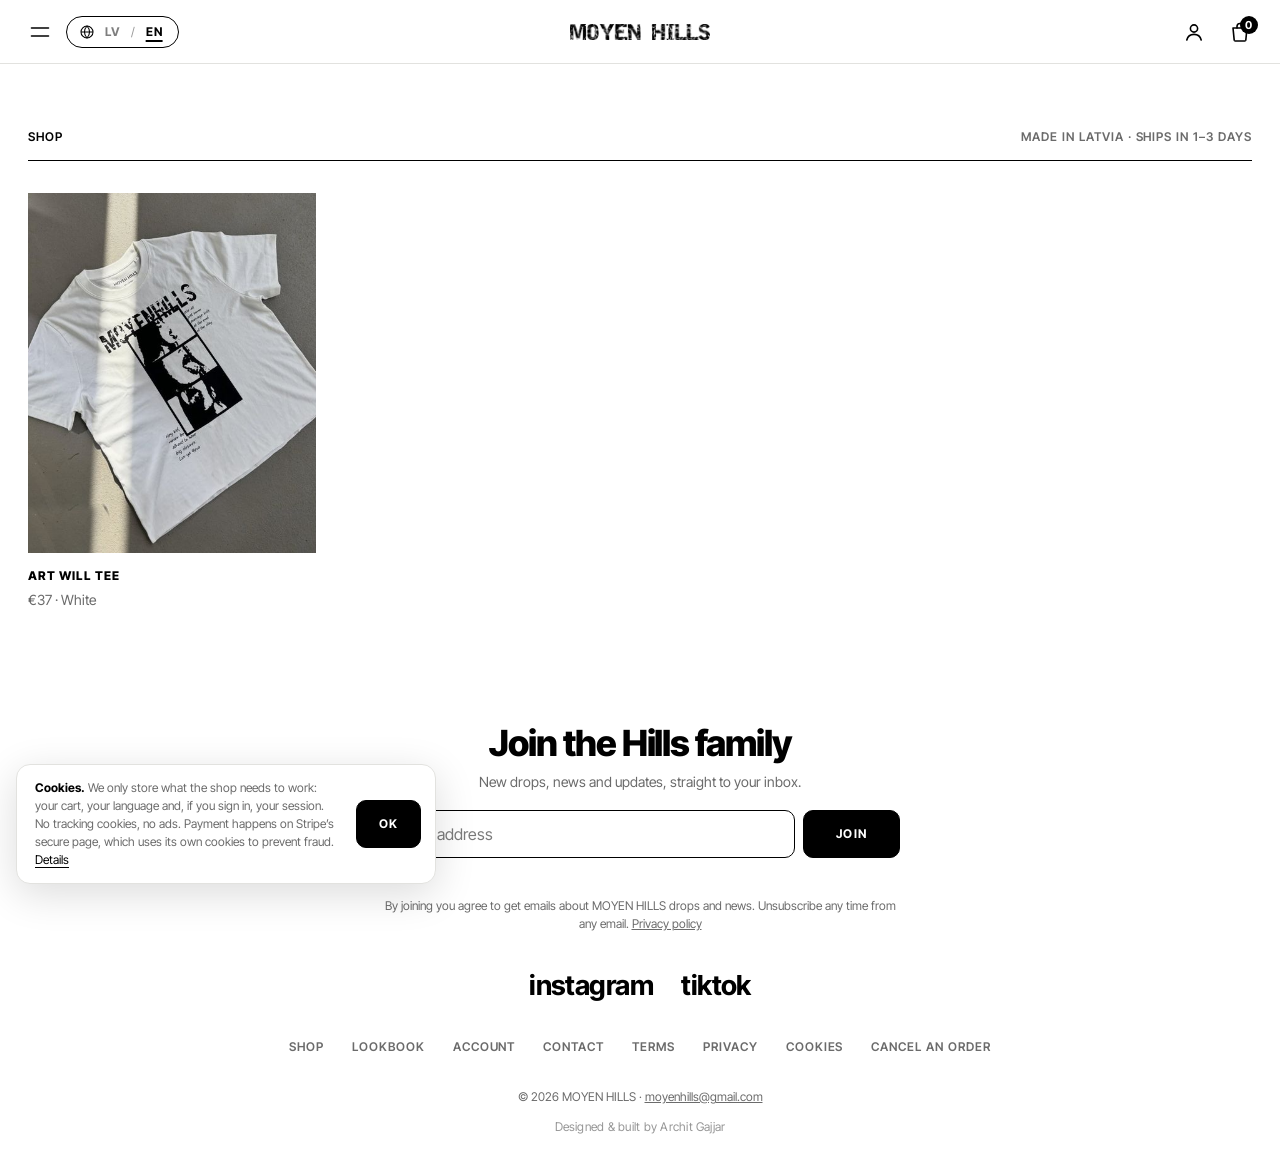
<file: shop.html>
<!doctype html>
<!-- Designed & built by Archit Gajjar -->
<html lang="en" translate="no">
<head>
  <meta charset="utf-8">
  <meta name="google" content="notranslate">
  <meta name="viewport" content="width=device-width, initial-scale=1">
  <meta name="designer" content="Archit Gajjar">
  <meta name="theme-color" content="#ffffff">
  <title>Shop — MOYEN HILLS</title>
  <meta name="description" content="Shop MOYEN HILLS: streetwear t-shirts, screen printed and made in Latvia. Free delivery in Latvia, secure card payment, ships in 1–3 days.">
  <link rel="canonical" href="https://moyenhillsofficial.com/shop">
  <meta property="og:title" content="MOYEN HILLS — ART WILL TEE">
  <meta property="og:description" content="Shop MOYEN HILLS: streetwear t-shirts, screen printed and made in Latvia. Free delivery in Latvia, secure card payment, ships in 1–3 days.">
  <meta property="og:image" content="https://moyenhillsofficial.com/images/landing.jpg">
  <link rel="icon" href="images/favicon.png">
  <link rel="preload" href="fonts/inter-tight-latin-800-normal.woff2" as="font" type="font/woff2" crossorigin>
  <link rel="stylesheet" href="site.css">
  <script src="boot.js"></script>
  <script src="campaign.js"></script>
</head>
<body>
  <div class="loader" aria-hidden="true">
    <div class="loader__half loader__half--top"></div>
    <div class="loader__half loader__half--bottom"></div>
    <div class="loader__center">
      <div class="loader__grain"></div>
      <img class="loader__logo" src="images/logo.png" width="2400" height="262" alt="">
      <span class="loader__line"></span>
      <p class="loader__cap">Art will tee — First drop</p>
    </div>
  </div>
  <header class="bar" data-bar>
    <div class="bar__row">
    <div class="bar__left">
      <button class="bar__icon bar__menu" type="button" data-open-menu aria-haspopup="dialog" aria-label="Open menu">
        <svg viewBox="0 0 24 24" width="24" height="24" aria-hidden="true" focusable="false"><path d="M3.5 8h17M3.5 16h17" fill="none" stroke="currentColor" stroke-width="1.6" stroke-linecap="round"/></svg>
      </button>
      <div class="langs" role="group" aria-label="Language"><svg class="langs__globe" viewBox="0 0 24 24" width="16" height="16" aria-hidden="true" focusable="false"><circle cx="12" cy="12" r="9" fill="none" stroke="currentColor" stroke-width="1.6"/><path d="M3 12h18M12 3c2.5 2.6 3.8 5.6 3.8 9s-1.3 6.4-3.8 9c-2.5-2.6-3.8-5.6-3.8-9S9.5 5.6 12 3Z" fill="none" stroke="currentColor" stroke-width="1.6" stroke-linejoin="round"/></svg><a href="?lang=lv" lang="lv" hreflang="lv" aria-label="Latviešu" data-set-lang="lv">LV</a><span class="langs__sep" aria-hidden="true">/</span><a href="?lang=en" lang="en" hreflang="en" aria-label="English" data-set-lang="en">EN</a></div>
    </div>
    <a class="bar__logo" href="/" aria-label="MOYEN HILLS, home">
      <img src="images/logo.png" width="2400" height="262" alt="MOYEN HILLS">
    </a>
    <div class="bar__icons">
      <a class="bar__icon" href="/account" data-account-link aria-label="Sign in or create an account">
        <svg viewBox="0 0 24 24" width="24" height="24" aria-hidden="true" focusable="false"><circle cx="12" cy="8.5" r="3.6" fill="none" stroke="currentColor" stroke-width="1.6"/><path d="M4.8 20c.9-3.6 3.8-5.6 7.2-5.6s6.3 2 7.2 5.6" fill="none" stroke="currentColor" stroke-width="1.6" stroke-linecap="round"/></svg>
      </a>
      <button class="bar__cart" type="button" data-open-cart aria-haspopup="dialog" aria-label="Open cart">
        <svg class="bar__bag" viewBox="0 0 24 24" width="24" height="24" aria-hidden="true" focusable="false"><path d="M5 8h14l-1.2 12.2a1 1 0 0 1-1 .8H7.2a1 1 0 0 1-1-.8L5 8Z" fill="none" stroke="currentColor" stroke-width="1.6" stroke-linejoin="round"/><path d="M9 8V6.5a3 3 0 0 1 6 0V8" fill="none" stroke="currentColor" stroke-width="1.6" stroke-linecap="round"/></svg>
        <span class="bar__count" data-cart-count>0</span>
      </button>
    </div>
    </div>
  </header>

  <main class="shoppage" id="top">
    <div class="shoppage__head" data-reveal>
      <h1 class="label">Shop</h1>
      <p class="label shoppage__sub">Made in Latvia · Ships in 1–3 days</p>
    </div>
    <div class="pgrid" data-shop aria-live="polite"></div>
  </main>

  <!-- Email -->
  <footer class="foot" aria-labelledby="sub-title">
    <form class="sub" data-subscribe novalidate data-reveal>
      <h2 class="sub__title" id="sub-title">Join the Hills family</h2>
      <p class="sub__lead">New drops, news and updates, straight to your inbox.</p>
      <div class="sub__row">
        <label class="sr" for="sub-email">email address</label>
        <input class="sub__input" id="sub-email" name="email" type="email" placeholder="email address" autocomplete="email" required>
        <button class="btn" type="submit">JOIN</button>
      </div>
      <p class="sub__msg" data-sub-msg role="status" aria-live="polite"></p>
      <p class="sub__consent">By joining you agree to get emails about MOYEN HILLS drops and news. Unsubscribe any time from any email. <a href="/privacy">Privacy policy</a></p>
    </form>
    <ul class="foot__links" data-reveal>
      <li><a href="https://www.instagram.com/moyenhills/" target="_blank" rel="noopener">instagram</a></li>
      <li><a href="https://www.tiktok.com/@moyenhills" target="_blank" rel="noopener">tiktok</a></li>
    </ul>
    <nav class="foot__nav" aria-label="Site">
      <a href="/shop">Shop</a>
      <a href="/lookbook">Lookbook</a>
      <a href="/account">Account</a>
      <a href="mailto:moyenhills@gmail.com">Contact</a>
      <a href="/terms">Terms</a>
      <a href="/privacy">Privacy</a>
      <a href="/privacy#device">Cookies</a>
      <a href="/withdraw">Cancel an order</a>
    </nav>
    <p class="foot__legal">© <span data-year>2026</span> MOYEN HILLS · <a href="mailto:moyenhills@gmail.com">moyenhills@gmail.com</a></p>
    <p class="foot__credit">Designed &amp; built by Archit Gajjar</p>
  </footer>


  <!-- Menu -->
  <dialog class="menu" data-menu aria-label="Menu">
    <div class="menu__top">
      <button type="button" class="bar__icon" data-close-menu aria-label="Close menu">
        <svg viewBox="0 0 24 24" width="24" height="24" aria-hidden="true" focusable="false"><path d="M6 6l12 12M18 6 6 18" fill="none" stroke="currentColor" stroke-width="1.6" stroke-linecap="round"/></svg>
      </button>
      <img class="menu__logo" src="images/logo.png" width="2400" height="262" alt="">
      <span aria-hidden="true"></span>
    </div>
    <div class="menu__body">
      <nav class="menu__links" aria-label="Site">
        <a href="/">Home</a>
        <a href="/shop">Shop</a>
        <a href="/lookbook">Lookbook</a>
        <a href="/account">Account</a>
      </nav>
      <a class="menu__tee" href="/product">
        <img src="images/flat-front-480.jpg" width="480" height="575" alt="" loading="lazy">
        <span><b>ART WILL TEE</b><span data-price>€37</span></span>
      </a>
    </div>
    <div class="menu__foot">
      <a href="https://www.instagram.com/moyenhills/" target="_blank" rel="noopener">Instagram</a>
      <a href="https://www.tiktok.com/@moyenhills" target="_blank" rel="noopener">TikTok</a>
      <a href="mailto:moyenhills@gmail.com">moyenhills@gmail.com</a>
      <div class="langs" role="group" aria-label="Language"><svg class="langs__globe" viewBox="0 0 24 24" width="16" height="16" aria-hidden="true" focusable="false"><circle cx="12" cy="12" r="9" fill="none" stroke="currentColor" stroke-width="1.6"/><path d="M3 12h18M12 3c2.5 2.6 3.8 5.6 3.8 9s-1.3 6.4-3.8 9c-2.5-2.6-3.8-5.6-3.8-9S9.5 5.6 12 3Z" fill="none" stroke="currentColor" stroke-width="1.6" stroke-linejoin="round"/></svg><a href="?lang=lv" lang="lv" hreflang="lv" aria-label="Latviešu" data-set-lang="lv">LV</a><span class="langs__sep" aria-hidden="true">/</span><a href="?lang=en" lang="en" hreflang="en" aria-label="English" data-set-lang="en">EN</a></div>
    </div>
  </dialog>

  <!-- Cart (shared) -->
  <dialog class="cart" data-cart aria-labelledby="cart-title">
    <div class="cart__head">
      <h2 class="cart__title" id="cart-title">Cart</h2>
      <button type="button" class="link-u" data-close-cart>Close</button>
    </div>
    <div data-cart-view>
      <ul class="cart__items" data-cart-items></ul>
      <div class="cart__empty" data-cart-empty><p>Your cart is empty.</p><a class="btn" href="/shop">Visit the shop</a></div>
      <div class="cart__total" data-cart-total-row hidden><span>Subtotal</span><span data-cart-total>€0</span></div>
      <div class="promo" data-promo hidden>
        <label class="sr" for="promo-code">Promo code</label>
        <input class="promo__input" id="promo-code" data-promo-input placeholder="Promo code" autocomplete="off" autocapitalize="characters" spellcheck="false">
        <button type="button" class="btn btn--line" data-promo-apply>Apply</button>
      </div>
      <p class="promo__msg" data-promo-msg role="status" aria-live="polite"></p>
      <div class="cart__line" data-discount-row hidden><span>Promo <b data-promo-code></b> <button type="button" class="link-u" data-promo-remove>Remove</button></span><span data-discount></span></div>
      <div class="cart__total cart__total--grand" data-discount-row hidden><span>Total</span><span data-grand-total>€0</span></div>
      <p class="cart__hint" data-cart-total-row hidden>Delivery is added when we confirm your order by email.</p>
      <form class="checkout" data-checkout hidden>
        <h3 class="checkout__title">Your details</h3>
        <label>Full name<input name="name" autocomplete="name" required></label>
        <label>Email<input name="email" type="email" autocomplete="email" required></label>
        <div class="phone">
          <label>Country code<input name="phone_code" list="dial-codes" value="+371" inputmode="tel" autocomplete="tel-country-code" pattern="\+?[0-9]{1,4}" title="Country code, for example +371" placeholder="+371"></label>
          <label>Phone<input name="phone" type="tel" autocomplete="tel-national" placeholder="20 000 000" pattern="[0-9 \(\)\.\/\-]{4,30}" title="Numbers only, for example 20 000 000"></label>
        </div>
        <p class="phone__hint">Choose your country code or type it yourself.</p>
        <datalist id="dial-codes">
          <option value="+371" label="Latvia +371"></option>
          <option value="+370" label="Lithuania +370"></option>
          <option value="+372" label="Estonia +372"></option>
          <option value="+44" label="United Kingdom +44"></option>
          <option value="+1" label="USA / Canada +1"></option>
          <option value="+91" label="India +91"></option>
          <option value="+355" label="Albania +355"></option>
          <option value="+376" label="Andorra +376"></option>
          <option value="+43" label="Austria +43"></option>
          <option value="+375" label="Belarus +375"></option>
          <option value="+32" label="Belgium +32"></option>
          <option value="+387" label="Bosnia and Herzegovina +387"></option>
          <option value="+359" label="Bulgaria +359"></option>
          <option value="+385" label="Croatia +385"></option>
          <option value="+357" label="Cyprus +357"></option>
          <option value="+420" label="Czechia +420"></option>
          <option value="+45" label="Denmark +45"></option>
          <option value="+358" label="Finland +358"></option>
          <option value="+33" label="France +33"></option>
          <option value="+49" label="Germany +49"></option>
          <option value="+30" label="Greece +30"></option>
          <option value="+36" label="Hungary +36"></option>
          <option value="+354" label="Iceland +354"></option>
          <option value="+353" label="Ireland +353"></option>
          <option value="+39" label="Italy +39"></option>
          <option value="+383" label="Kosovo +383"></option>
          <option value="+423" label="Liechtenstein +423"></option>
          <option value="+352" label="Luxembourg +352"></option>
          <option value="+356" label="Malta +356"></option>
          <option value="+373" label="Moldova +373"></option>
          <option value="+377" label="Monaco +377"></option>
          <option value="+382" label="Montenegro +382"></option>
          <option value="+31" label="Netherlands +31"></option>
          <option value="+389" label="North Macedonia +389"></option>
          <option value="+47" label="Norway +47"></option>
          <option value="+48" label="Poland +48"></option>
          <option value="+351" label="Portugal +351"></option>
          <option value="+40" label="Romania +40"></option>
          <option value="+7" label="Russia +7"></option>
          <option value="+378" label="San Marino +378"></option>
          <option value="+381" label="Serbia +381"></option>
          <option value="+421" label="Slovakia +421"></option>
          <option value="+386" label="Slovenia +386"></option>
          <option value="+34" label="Spain +34"></option>
          <option value="+46" label="Sweden +46"></option>
          <option value="+41" label="Switzerland +41"></option>
          <option value="+90" label="Turkey +90"></option>
          <option value="+380" label="Ukraine +380"></option>
        </datalist>
        <label>Address<input name="address" autocomplete="street-address" required></label>
        <div class="checkout__two">
          <label>City<input name="city" autocomplete="address-level2" required></label>
          <label>Postcode<input name="postcode" autocomplete="postal-code" required></label>
        </div>
        <label>Country<input name="country" autocomplete="country-name" value="Latvia" required></label>
        <label>Note (optional)<textarea name="note" rows="2"></textarea></label>
        <label>Gift message (optional)<textarea name="gift_note" rows="2" maxlength="300" placeholder="We print it and put it in the parcel"></textarea></label>
        <input type="text" name="_honey" class="sr" tabindex="-1" autocomplete="off" aria-hidden="true">
        <p class="checkout__account" data-checkout-account hidden>Signed in — this order will be saved to your account.</p>
        <p class="checkout__legal" data-lang="en">Prices are in euro. Delivery cost is added in our confirmation email, before you pay. By sending this order you accept our <a href="/terms">Terms of sale</a>. How we use your details: <a href="/privacy">Privacy policy</a>.</p>
        <p class="checkout__legal" data-lang="lv">Cenas norādītas eiro. Piegādes cenu pievienojam apstiprinājuma e-pastā, pirms tu maksā. Nosūtot pasūtījumu, tu piekrīti mūsu <a href="/terms">pārdošanas noteikumiem</a>. Kā izmantojam tavus datus: <a href="/privacy">privātuma politika</a>.</p>
        <button class="btn btn--wide" type="submit">Send order request</button>
        <p class="checkout__msg" data-checkout-msg role="status" aria-live="polite"></p>
      </form>
    </div>
    <div class="cart__done" data-cart-done hidden>
      <p class="cart__done-title">Order received</p>
      <p data-lang="en">Thank you. A copy of your order is on its way to your inbox, and we will email you within a day to confirm it and send the payment details. Changed your mind? You can <a href="/withdraw">cancel</a> up to 14 days after it arrives.</p>
      <p data-lang="lv">Paldies! Pasūtījuma kopija jau ir ceļā uz tavu e-pastu, un dienas laikā mēs to apstiprināsim un atsūtīsim apmaksas informāciju. Pārdomāji? Pasūtījumu vari <a href="/withdraw">atcelt</a> 14 dienu laikā pēc saņemšanas.</p>
      <button type="button" class="btn" data-close-cart>Keep looking</button>
    </div>
  </dialog>

  <script src="i18n.js"></script>
  <script src="config.js"></script>
  <script src="vendor/supabase.js" defer></script>
  <script src="catalog.js" defer></script>
  <script src="data.js" defer></script>
  <script src="app.js" defer></script>
  <script src="motion.js" defer></script>
  <script src="auth.js" defer></script>
  <script src="cookie.js" defer></script>
</body>
</html>
</file>
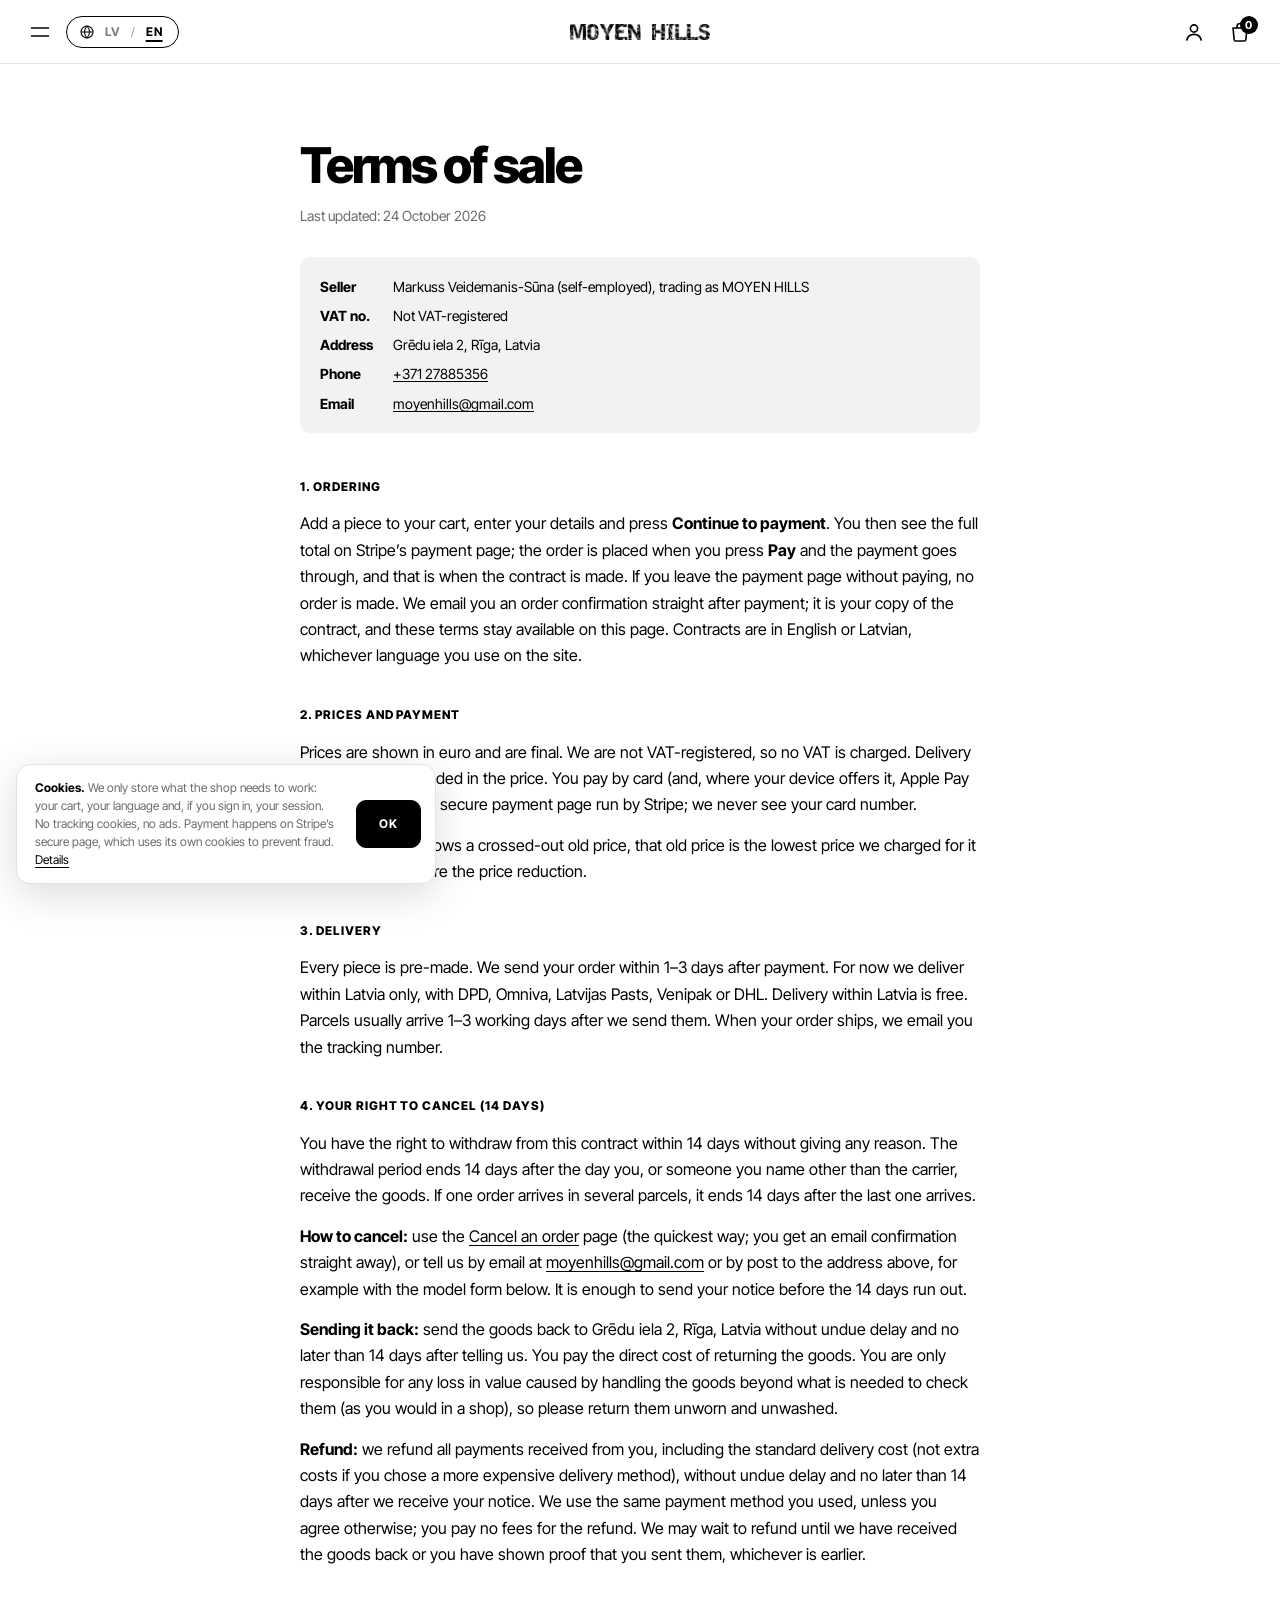
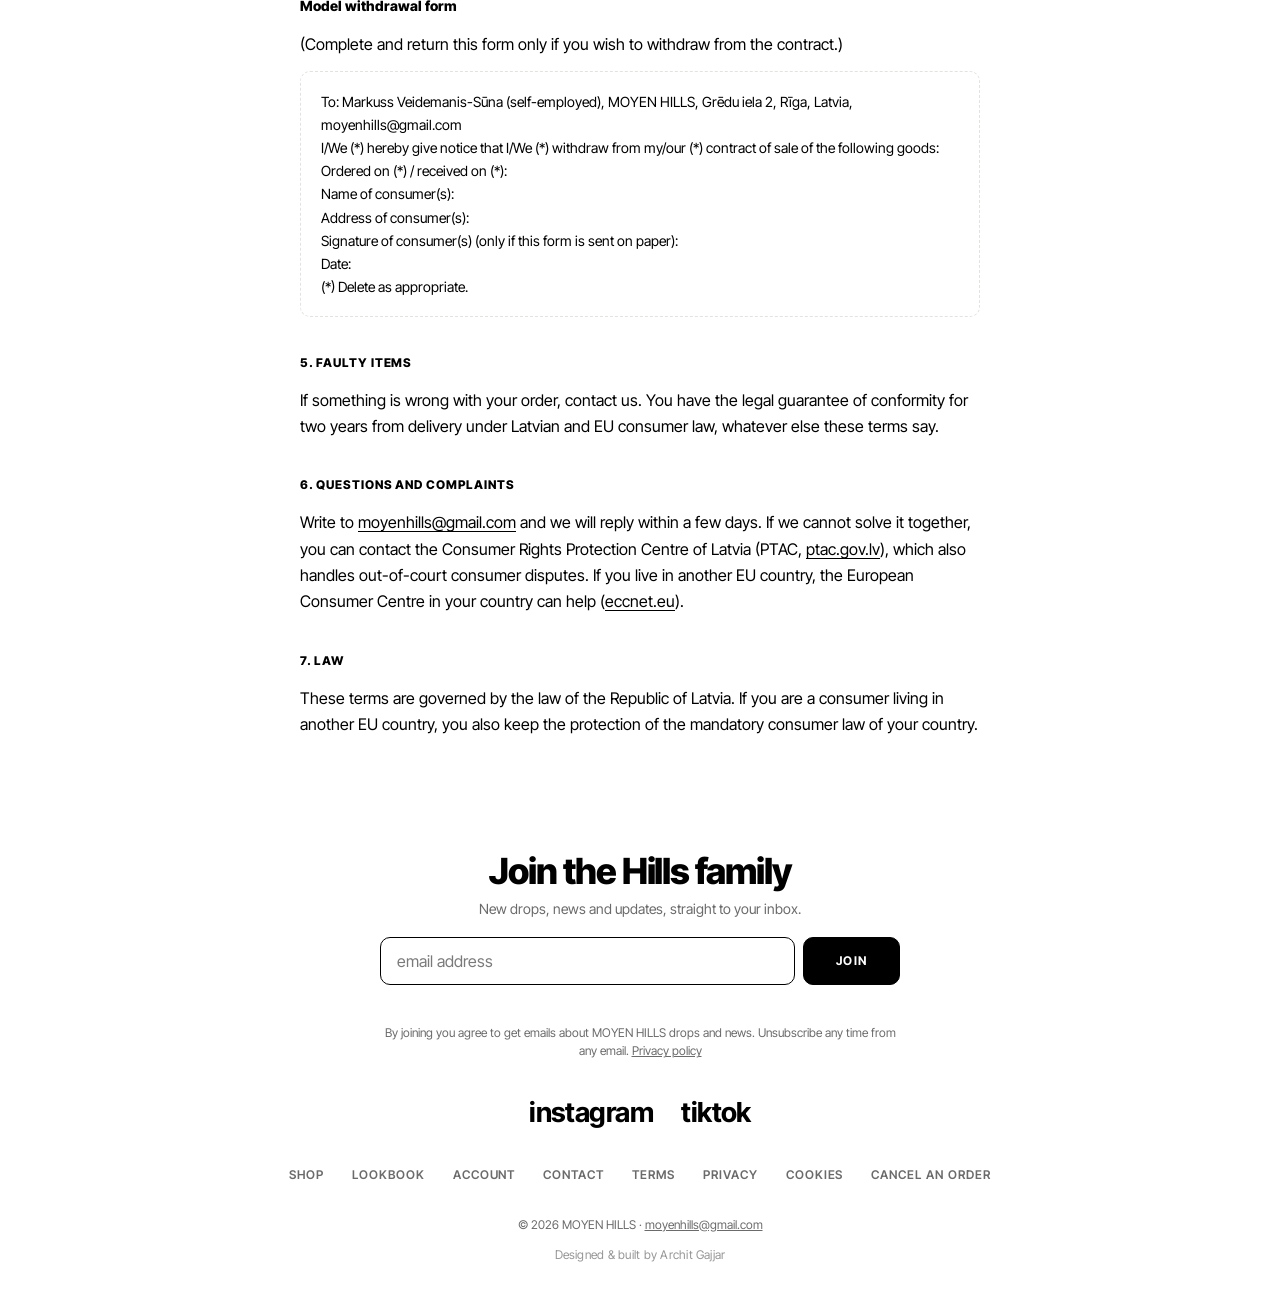
<file: terms.html>
<!doctype html>
<!-- Designed & built by Archit Gajjar -->
<html lang="en" translate="no">
<head>
  <meta charset="utf-8">
  <meta name="google" content="notranslate">
  <meta name="viewport" content="width=device-width, initial-scale=1">
  <meta name="designer" content="Archit Gajjar">
  <meta name="theme-color" content="#ffffff">
  <title>Terms of sale — MOYEN HILLS</title>
  <meta name="description" content="Terms of sale for MOYEN HILLS.">
  <link rel="canonical" href="https://moyenhillsofficial.com/terms">
  <meta property="og:title" content="MOYEN HILLS — ART WILL TEE">
  <meta property="og:description" content="Terms of sale for MOYEN HILLS.">
  <meta property="og:image" content="https://moyenhillsofficial.com/images/landing.jpg">
  <link rel="icon" href="images/favicon.png">
  <link rel="preload" href="fonts/inter-tight-latin-800-normal.woff2" as="font" type="font/woff2" crossorigin>
  <link rel="stylesheet" href="site.css">
  <script src="boot.js"></script>
  <script src="campaign.js"></script>
</head>
<body>
  <div class="loader" aria-hidden="true">
    <div class="loader__half loader__half--top"></div>
    <div class="loader__half loader__half--bottom"></div>
    <div class="loader__center">
      <div class="loader__grain"></div>
      <img class="loader__logo" src="images/logo.png" width="2400" height="262" alt="">
      <span class="loader__line"></span>
      <p class="loader__cap">Art will tee — First drop</p>
    </div>
  </div>
  <header class="bar" data-bar>
    <div class="bar__row">
    <div class="bar__left">
      <button class="bar__icon bar__menu" type="button" data-open-menu aria-haspopup="dialog" aria-label="Open menu">
        <svg viewBox="0 0 24 24" width="24" height="24" aria-hidden="true" focusable="false"><path d="M3.5 8h17M3.5 16h17" fill="none" stroke="currentColor" stroke-width="1.6" stroke-linecap="round"/></svg>
      </button>
      <div class="langs" role="group" aria-label="Language"><svg class="langs__globe" viewBox="0 0 24 24" width="16" height="16" aria-hidden="true" focusable="false"><circle cx="12" cy="12" r="9" fill="none" stroke="currentColor" stroke-width="1.6"/><path d="M3 12h18M12 3c2.5 2.6 3.8 5.6 3.8 9s-1.3 6.4-3.8 9c-2.5-2.6-3.8-5.6-3.8-9S9.5 5.6 12 3Z" fill="none" stroke="currentColor" stroke-width="1.6" stroke-linejoin="round"/></svg><a href="?lang=lv" lang="lv" hreflang="lv" aria-label="Latviešu" data-set-lang="lv">LV</a><span class="langs__sep" aria-hidden="true">/</span><a href="?lang=en" lang="en" hreflang="en" aria-label="English" data-set-lang="en">EN</a></div>
    </div>
    <a class="bar__logo" href="/" aria-label="MOYEN HILLS, home">
      <img src="images/logo.png" width="2400" height="262" alt="MOYEN HILLS">
    </a>
    <div class="bar__icons">
      <a class="bar__icon" href="/account" data-account-link aria-label="Sign in or create an account">
        <svg viewBox="0 0 24 24" width="24" height="24" aria-hidden="true" focusable="false"><circle cx="12" cy="8.5" r="3.6" fill="none" stroke="currentColor" stroke-width="1.6"/><path d="M4.8 20c.9-3.6 3.8-5.6 7.2-5.6s6.3 2 7.2 5.6" fill="none" stroke="currentColor" stroke-width="1.6" stroke-linecap="round"/></svg>
      </a>
      <button class="bar__cart" type="button" data-open-cart aria-haspopup="dialog" aria-label="Open cart">
        <svg class="bar__bag" viewBox="0 0 24 24" width="24" height="24" aria-hidden="true" focusable="false"><path d="M5 8h14l-1.2 12.2a1 1 0 0 1-1 .8H7.2a1 1 0 0 1-1-.8L5 8Z" fill="none" stroke="currentColor" stroke-width="1.6" stroke-linejoin="round"/><path d="M9 8V6.5a3 3 0 0 1 6 0V8" fill="none" stroke="currentColor" stroke-width="1.6" stroke-linecap="round"/></svg>
        <span class="bar__count" data-cart-count>0</span>
      </button>
    </div>
    </div>
  </header>

  <main id="top" class="legal">
      <article class="legal__doc" data-lang="en">

        <h1 class="legal__title">Terms of sale</h1>
        <p class="legal__date">Last updated: 24 October 2026</p>
        <dl class="legal__seller">
          <dt>Seller</dt><dd>Markuss Veidemanis-Sūna (self-employed), trading as MOYEN HILLS</dd>
          <dt>VAT no.</dt><dd>Not VAT-registered</dd>
          <dt>Address</dt><dd>Grēdu iela 2, Rīga, Latvia</dd>
          <dt>Phone</dt><dd><a href="tel:+37127885356">+371 27885356</a></dd>
          <dt>Email</dt><dd><a href="mailto:moyenhills@gmail.com">moyenhills@gmail.com</a></dd>
        </dl>

        <h2 id="ordering">1. Ordering</h2>
        <p>Add a piece to your cart, enter your details and press <b>Continue to payment</b>. You then see the full total on Stripe’s payment page; the order is placed when you press <b>Pay</b> and the payment goes through, and that is when the contract is made. If you leave the payment page without paying, no order is made. We email you an order confirmation straight after payment; it is your copy of the contract, and these terms stay available on this page. Contracts are in English or Latvian, whichever language you use on the site.</p>

        <h2 id="prices">2. Prices and payment</h2>
        <p>Prices are shown in euro and are final. We are not VAT-registered, so no VAT is charged. Delivery within Latvia is included in the price. You pay by card (and, where your device offers it, Apple Pay or Google Pay) on a secure payment page run by Stripe; we never see your card number.</p>
        <p>When a product shows a crossed-out old price, that old price is the lowest price we charged for it in the 30 days before the price reduction.</p>

        <h2 id="delivery">3. Delivery</h2>
        <p>Every piece is pre-made. We send your order within 1–3 days after payment. For now we deliver within Latvia only, with DPD, Omniva, Latvijas Pasts, Venipak or DHL. Delivery within Latvia is free. Parcels usually arrive 1–3 working days after we send them. When your order ships, we email you the tracking number.</p>

        <h2 id="withdrawal">4. Your right to cancel (14 days)</h2>
        <p>You have the right to withdraw from this contract within 14 days without giving any reason. The withdrawal period ends 14 days after the day you, or someone you name other than the carrier, receive the goods. If one order arrives in several parcels, it ends 14 days after the last one arrives.</p>
        <p><b>How to cancel:</b> use the <a href="/withdraw">Cancel an order</a> page (the quickest way; you get an email confirmation straight away), or tell us by email at <a href="mailto:moyenhills@gmail.com">moyenhills@gmail.com</a> or by post to the address above, for example with the model form below. It is enough to send your notice before the 14 days run out.</p>
        <p><b>Sending it back:</b> send the goods back to Grēdu iela 2, Rīga, Latvia without undue delay and no later than 14 days after telling us. You pay the direct cost of returning the goods. You are only responsible for any loss in value caused by handling the goods beyond what is needed to check them (as you would in a shop), so please return them unworn and unwashed.</p>
        <p><b>Refund:</b> we refund all payments received from you, including the standard delivery cost (not extra costs if you chose a more expensive delivery method), without undue delay and no later than 14 days after we receive your notice. We use the same payment method you used, unless you agree otherwise; you pay no fees for the refund. We may wait to refund until we have received the goods back or you have shown proof that you sent them, whichever is earlier.</p>

        <h3 id="withdrawal-form">Model withdrawal form</h3>
        <p>(Complete and return this form only if you wish to withdraw from the contract.)</p>
        <div class="legal__form">To: Markuss Veidemanis-Sūna (self-employed), MOYEN HILLS, Grēdu iela 2, Rīga, Latvia, moyenhills@gmail.com
I/We (*) hereby give notice that I/We (*) withdraw from my/our (*) contract of sale of the following goods:
Ordered on (*) / received on (*):
Name of consumer(s):
Address of consumer(s):
Signature of consumer(s) (only if this form is sent on paper):
Date:
(*) Delete as appropriate.</div>

        <h2 id="faults">5. Faulty items</h2>
        <p>If something is wrong with your order, contact us. You have the legal guarantee of conformity for two years from delivery under Latvian and EU consumer law, whatever else these terms say.</p>

        <h2 id="complaints">6. Questions and complaints</h2>
        <p>Write to <a href="mailto:moyenhills@gmail.com">moyenhills@gmail.com</a> and we will reply within a few days. If we cannot solve it together, you can contact the Consumer Rights Protection Centre of Latvia (PTAC, <a href="https://www.ptac.gov.lv" target="_blank" rel="noopener">ptac.gov.lv</a>), which also handles out-of-court consumer disputes. If you live in another EU country, the European Consumer Centre in your country can help (<a href="https://www.eccnet.eu" target="_blank" rel="noopener">eccnet.eu</a>).</p>

        <h2 id="law">7. Law</h2>
        <p>These terms are governed by the law of the Republic of Latvia. If you are a consumer living in another EU country, you also keep the protection of the mandatory consumer law of your country.</p>
      </article>

      <article class="legal__doc" data-lang="lv">

        <h1 class="legal__title">Pārdošanas noteikumi</h1>
        <p class="legal__date">Atjaunināti: 2026. gada 24. oktobris</p>
        <dl class="legal__seller">
          <dt>Pārdevējs</dt><dd>Markuss Veidemanis-Sūna (saimnieciskās darbības veicējs), zīmols MOYEN HILLS</dd>
          <dt>PVN nr.</dt><dd>Nav PVN maksātājs</dd>
          <dt>Adrese</dt><dd>Grēdu iela 2, Rīga, Latvija</dd>
          <dt>Tālrunis</dt><dd><a href="tel:+37127885356">+371 27885356</a></dd>
          <dt>E-pasts</dt><dd><a href="mailto:moyenhills@gmail.com">moyenhills@gmail.com</a></dd>
        </dl>

        <h2 id="ordering">1. Pasūtīšana</h2>
        <p>Pievieno preci grozam, ievadi savus datus un spied <b>Turpināt uz apmaksu</b>. Stripe maksājumu lapā redzēsi visu kopsummu; pasūtījums ir veikts un līgums noslēgts, kad tu spied <b>Maksāt</b> un maksājums ir veiksmīgs. Ja maksājumu lapu atstāj, nesamaksājot, pasūtījums netiek veikts. Uzreiz pēc apmaksas atsūtām pasūtījuma apstiprinājumu e-pastā; tā ir tava līguma kopija, un šie noteikumi vienmēr ir pieejami šajā lapā. Līgumu slēdzam latviešu vai angļu valodā — tajā, kuru izvēlējies vietnē.</p>

        <h2 id="prices">2. Cenas un apmaksa</h2>
        <p>Cenas norādītas eiro un ir galīgas. Mēs neesam PVN maksātāji, tāpēc PVN netiek piemērots. Piegāde Latvijā ir iekļauta cenā. Maksā ar karti (un, ja ierīce to piedāvā, ar Apple Pay vai Google Pay) drošā Stripe maksājumu lapā; mēs tavas kartes numuru neredzam.</p>
        <p>Ja precei ir norādīta pārsvītrota iepriekšējā cena, tā ir zemākā cena, par kādu preci pārdevām 30 dienās pirms cenas samazināšanas.</p>

        <h2 id="delivery">3. Piegāde</h2>
        <p>Katra prece jau ir izgatavota. Pasūtījumu nosūtām 1–3 dienu laikā pēc apmaksas. Pagaidām piegādājam tikai Latvijā, ar DPD, Omniva, Latvijas Pastu, Venipak vai DHL. Piegāde Latvijā ir bezmaksas. Sūtījumi parasti pienāk 1–3 darba dienu laikā pēc nosūtīšanas. Kad pasūtījums ir nosūtīts, e-pastā atsūtām sūtījuma numuru.</p>

        <h2 id="withdrawal">4. Tavas atteikuma tiesības (14 dienas)</h2>
        <p>Tev ir tiesības 14 dienu laikā atteikties no šī līguma, nenorādot iemeslu. Atteikuma termiņš beidzas 14 dienas pēc dienas, kad tu vai tevis norādīta trešā persona (kas nav pārvadātājs) saņem preces. Ja viens pasūtījums tiek piegādāts vairākos sūtījumos, termiņš beidzas 14 dienas pēc pēdējā sūtījuma saņemšanas.</p>
        <p><b>Kā atteikties:</b> izmanto lapu <a href="/withdraw">Atcelt pasūtījumu</a> (ātrākais veids; apstiprinājumu e-pastā saņemsi uzreiz) vai paziņo mums e-pastā <a href="mailto:moyenhills@gmail.com">moyenhills@gmail.com</a> vai pa pastu uz iepriekš norādīto adresi, piemēram, izmantojot zemāk esošo veidlapu. Pietiek, ja paziņojumu nosūti pirms 14 dienu termiņa beigām.</p>
        <p><b>Preču atpakaļnosūtīšana:</b> nosūti preces uz Grēdu iela 2, Rīga, Latvija bez nepamatotas kavēšanās un ne vēlāk kā 14 dienas pēc tam, kad mums par atteikumu paziņoji. Preču atpakaļnosūtīšanas tiešās izmaksas sedz pircējs. Tu atbildi tikai par preču vērtības samazināšanos, ja ar precēm esi rīkojies vairāk, nekā nepieciešams, lai pārbaudītu to īpašības un darbību (kā veikalā), tāpēc, lūdzu, atdod tās nevalkātas un nemazgātas.</p>
        <p><b>Naudas atmaksa:</b> mēs atmaksājam visus no tevis saņemtos maksājumus, arī standarta piegādes izmaksas (bet ne papildu izmaksas, ja izvēlējies dārgāku piegādes veidu), bez nepamatotas kavēšanās un ne vēlāk kā 14 dienu laikā pēc tava paziņojuma saņemšanas. Atmaksājam ar to pašu maksāšanas līdzekli, ko izmantoji tu, ja vien neesam vienojušies citādi; par atmaksu tev nekas nav jāmaksā. Atmaksu varam aizturēt, līdz esam saņēmuši preces atpakaļ vai tu esi iesniedzis pierādījumu, ka tās nosūtītas, atkarībā no tā, kas notiek agrāk.</p>

        <h3 id="withdrawal-form">Atteikuma veidlapas paraugs</h3>
        <p>(Aizpildi un nosūti šo veidlapu tikai tad, ja vēlies atteikties no līguma.)</p>
        <div class="legal__form">Kam: Markuss Veidemanis-Sūna (saimnieciskās darbības veicējs), MOYEN HILLS, Grēdu iela 2, Rīga, Latvija, moyenhills@gmail.com
Es/mēs (*) ar šo informēju/informējam (*), ka atsakos/atsakāmies (*) no līguma par šādu preču pirkumu:
Pasūtīšanas datums (*) / saņemšanas datums (*):
Patērētāja vārds, uzvārds (patērētāju vārdi, uzvārdi):
Patērētāja adrese (patērētāju adreses):
Patērētāja paraksts (patērētāju paraksti) (tikai tad, ja veidlapa tiek iesniegta papīra formā):
Datums:
(*) Nevajadzīgo svītrot.</div>

        <h2 id="faults">5. Preces ar defektiem</h2>
        <p>Ja ar pasūtījumu kaut kas nav kārtībā, sazinies ar mums. Saskaņā ar Latvijas un ES patērētāju tiesībām tev ir likumīgās garantijas tiesības divus gadus no piegādes dienas, neatkarīgi no tā, kas teikts šajos noteikumos.</p>

        <h2 id="complaints">6. Jautājumi un sūdzības</h2>
        <p>Raksti uz <a href="mailto:moyenhills@gmail.com">moyenhills@gmail.com</a>, un mēs atbildēsim dažu dienu laikā. Ja kopā strīdu atrisināt neizdodas, vari vērsties Patērētāju tiesību aizsardzības centrā (PTAC, <a href="https://www.ptac.gov.lv" target="_blank" rel="noopener">ptac.gov.lv</a>), kas izskata arī patērētāju strīdus ārpustiesas kārtībā. Ja dzīvo citā ES valstī, palīdzēt var tavas valsts Eiropas Patērētāju informēšanas centrs (<a href="https://www.eccnet.eu" target="_blank" rel="noopener">eccnet.eu</a>).</p>

        <h2 id="law">7. Piemērojamie tiesību akti</h2>
        <p>Šiem noteikumiem piemēro Latvijas Republikas tiesību aktus. Ja esi patērētājs, kas dzīvo citā ES valstī, tev saglabājas arī tavas valsts obligāto patērētāju tiesību normu aizsardzība.</p>
      </article>
  </main>

  <!-- Email -->
  <footer class="foot" aria-labelledby="sub-title">
    <form class="sub" data-subscribe novalidate data-reveal>
      <h2 class="sub__title" id="sub-title">Join the Hills family</h2>
      <p class="sub__lead">New drops, news and updates, straight to your inbox.</p>
      <div class="sub__row">
        <label class="sr" for="sub-email">email address</label>
        <input class="sub__input" id="sub-email" name="email" type="email" placeholder="email address" autocomplete="email" required>
        <button class="btn" type="submit">JOIN</button>
      </div>
      <p class="sub__msg" data-sub-msg role="status" aria-live="polite"></p>
      <p class="sub__consent">By joining you agree to get emails about MOYEN HILLS drops and news. Unsubscribe any time from any email. <a href="/privacy">Privacy policy</a></p>
    </form>
    <ul class="foot__links" data-reveal>
      <li><a href="https://www.instagram.com/moyenhills/" target="_blank" rel="noopener">instagram</a></li>
      <li><a href="https://www.tiktok.com/@moyenhills" target="_blank" rel="noopener">tiktok</a></li>
    </ul>
    <nav class="foot__nav" aria-label="Site">
      <a href="/shop">Shop</a>
      <a href="/lookbook">Lookbook</a>
      <a href="/account">Account</a>
      <a href="mailto:moyenhills@gmail.com">Contact</a>
      <a href="/terms">Terms</a>
      <a href="/privacy">Privacy</a>
      <a href="/privacy#device">Cookies</a>
      <a href="/withdraw">Cancel an order</a>
    </nav>
    <p class="foot__legal">© <span data-year>2026</span> MOYEN HILLS · <a href="mailto:moyenhills@gmail.com">moyenhills@gmail.com</a></p>
    <p class="foot__credit">Designed &amp; built by Archit Gajjar</p>
  </footer>


  <!-- Menu -->
  <dialog class="menu" data-menu aria-label="Menu">
    <div class="menu__top">
      <button type="button" class="bar__icon" data-close-menu aria-label="Close menu">
        <svg viewBox="0 0 24 24" width="24" height="24" aria-hidden="true" focusable="false"><path d="M6 6l12 12M18 6 6 18" fill="none" stroke="currentColor" stroke-width="1.6" stroke-linecap="round"/></svg>
      </button>
      <img class="menu__logo" src="images/logo.png" width="2400" height="262" alt="">
      <span aria-hidden="true"></span>
    </div>
    <div class="menu__body">
      <nav class="menu__links" aria-label="Site">
        <a href="/">Home</a>
        <a href="/shop">Shop</a>
        <a href="/lookbook">Lookbook</a>
        <a href="/account">Account</a>
      </nav>
      <a class="menu__tee" href="/product">
        <img src="images/flat-front-480.jpg" width="480" height="575" alt="" loading="lazy">
        <span><b>ART WILL TEE</b><span data-price>€37</span></span>
      </a>
    </div>
    <div class="menu__foot">
      <a href="https://www.instagram.com/moyenhills/" target="_blank" rel="noopener">Instagram</a>
      <a href="https://www.tiktok.com/@moyenhills" target="_blank" rel="noopener">TikTok</a>
      <a href="mailto:moyenhills@gmail.com">moyenhills@gmail.com</a>
      <div class="langs" role="group" aria-label="Language"><svg class="langs__globe" viewBox="0 0 24 24" width="16" height="16" aria-hidden="true" focusable="false"><circle cx="12" cy="12" r="9" fill="none" stroke="currentColor" stroke-width="1.6"/><path d="M3 12h18M12 3c2.5 2.6 3.8 5.6 3.8 9s-1.3 6.4-3.8 9c-2.5-2.6-3.8-5.6-3.8-9S9.5 5.6 12 3Z" fill="none" stroke="currentColor" stroke-width="1.6" stroke-linejoin="round"/></svg><a href="?lang=lv" lang="lv" hreflang="lv" aria-label="Latviešu" data-set-lang="lv">LV</a><span class="langs__sep" aria-hidden="true">/</span><a href="?lang=en" lang="en" hreflang="en" aria-label="English" data-set-lang="en">EN</a></div>
    </div>
  </dialog>

  <!-- Cart (shared) -->
  <dialog class="cart" data-cart aria-labelledby="cart-title">
    <div class="cart__head">
      <h2 class="cart__title" id="cart-title">Cart</h2>
      <button type="button" class="link-u" data-close-cart>Close</button>
    </div>
    <div data-cart-view>
      <ul class="cart__items" data-cart-items></ul>
      <div class="cart__empty" data-cart-empty><p>Your cart is empty.</p><a class="btn" href="/shop">Visit the shop</a></div>
      <div class="cart__total" data-cart-total-row hidden><span>Subtotal</span><span data-cart-total>€0</span></div>
      <div class="promo" data-promo hidden>
        <label class="sr" for="promo-code">Promo code</label>
        <input class="promo__input" id="promo-code" data-promo-input placeholder="Promo code" autocomplete="off" autocapitalize="characters" spellcheck="false">
        <button type="button" class="btn btn--line" data-promo-apply>Apply</button>
      </div>
      <p class="promo__msg" data-promo-msg role="status" aria-live="polite"></p>
      <div class="cart__line" data-discount-row hidden><span>Promo <b data-promo-code></b> <button type="button" class="link-u" data-promo-remove>Remove</button></span><span data-discount></span></div>
      <div class="cart__total cart__total--grand" data-discount-row hidden><span>Total</span><span data-grand-total>€0</span></div>
      <p class="cart__hint" data-cart-total-row hidden>Delivery is added when we confirm your order by email.</p>
      <form class="checkout" data-checkout hidden>
        <h3 class="checkout__title">Your details</h3>
        <label>Full name<input name="name" autocomplete="name" required></label>
        <label>Email<input name="email" type="email" autocomplete="email" required></label>
        <div class="phone">
          <label>Country code<input name="phone_code" list="dial-codes" value="+371" inputmode="tel" autocomplete="tel-country-code" pattern="\+?[0-9]{1,4}" title="Country code, for example +371" placeholder="+371"></label>
          <label>Phone<input name="phone" type="tel" autocomplete="tel-national" placeholder="20 000 000" pattern="[0-9 \(\)\.\/\-]{4,30}" title="Numbers only, for example 20 000 000"></label>
        </div>
        <p class="phone__hint">Choose your country code or type it yourself.</p>
        <datalist id="dial-codes">
          <option value="+371" label="Latvia +371"></option>
          <option value="+370" label="Lithuania +370"></option>
          <option value="+372" label="Estonia +372"></option>
          <option value="+44" label="United Kingdom +44"></option>
          <option value="+1" label="USA / Canada +1"></option>
          <option value="+91" label="India +91"></option>
          <option value="+355" label="Albania +355"></option>
          <option value="+376" label="Andorra +376"></option>
          <option value="+43" label="Austria +43"></option>
          <option value="+375" label="Belarus +375"></option>
          <option value="+32" label="Belgium +32"></option>
          <option value="+387" label="Bosnia and Herzegovina +387"></option>
          <option value="+359" label="Bulgaria +359"></option>
          <option value="+385" label="Croatia +385"></option>
          <option value="+357" label="Cyprus +357"></option>
          <option value="+420" label="Czechia +420"></option>
          <option value="+45" label="Denmark +45"></option>
          <option value="+358" label="Finland +358"></option>
          <option value="+33" label="France +33"></option>
          <option value="+49" label="Germany +49"></option>
          <option value="+30" label="Greece +30"></option>
          <option value="+36" label="Hungary +36"></option>
          <option value="+354" label="Iceland +354"></option>
          <option value="+353" label="Ireland +353"></option>
          <option value="+39" label="Italy +39"></option>
          <option value="+383" label="Kosovo +383"></option>
          <option value="+423" label="Liechtenstein +423"></option>
          <option value="+352" label="Luxembourg +352"></option>
          <option value="+356" label="Malta +356"></option>
          <option value="+373" label="Moldova +373"></option>
          <option value="+377" label="Monaco +377"></option>
          <option value="+382" label="Montenegro +382"></option>
          <option value="+31" label="Netherlands +31"></option>
          <option value="+389" label="North Macedonia +389"></option>
          <option value="+47" label="Norway +47"></option>
          <option value="+48" label="Poland +48"></option>
          <option value="+351" label="Portugal +351"></option>
          <option value="+40" label="Romania +40"></option>
          <option value="+7" label="Russia +7"></option>
          <option value="+378" label="San Marino +378"></option>
          <option value="+381" label="Serbia +381"></option>
          <option value="+421" label="Slovakia +421"></option>
          <option value="+386" label="Slovenia +386"></option>
          <option value="+34" label="Spain +34"></option>
          <option value="+46" label="Sweden +46"></option>
          <option value="+41" label="Switzerland +41"></option>
          <option value="+90" label="Turkey +90"></option>
          <option value="+380" label="Ukraine +380"></option>
        </datalist>
        <label>Address<input name="address" autocomplete="street-address" required></label>
        <div class="checkout__two">
          <label>City<input name="city" autocomplete="address-level2" required></label>
          <label>Postcode<input name="postcode" autocomplete="postal-code" required></label>
        </div>
        <label>Country<input name="country" autocomplete="country-name" value="Latvia" required></label>
        <label>Note (optional)<textarea name="note" rows="2"></textarea></label>
        <label>Gift message (optional)<textarea name="gift_note" rows="2" maxlength="300" placeholder="We print it and put it in the parcel"></textarea></label>
        <input type="text" name="_honey" class="sr" tabindex="-1" autocomplete="off" aria-hidden="true">
        <p class="checkout__account" data-checkout-account hidden>Signed in — this order will be saved to your account.</p>
        <p class="checkout__legal" data-lang="en">Prices are in euro. Delivery cost is added in our confirmation email, before you pay. By sending this order you accept our <a href="/terms">Terms of sale</a>. How we use your details: <a href="/privacy">Privacy policy</a>.</p>
        <p class="checkout__legal" data-lang="lv">Cenas norādītas eiro. Piegādes cenu pievienojam apstiprinājuma e-pastā, pirms tu maksā. Nosūtot pasūtījumu, tu piekrīti mūsu <a href="/terms">pārdošanas noteikumiem</a>. Kā izmantojam tavus datus: <a href="/privacy">privātuma politika</a>.</p>
        <button class="btn btn--wide" type="submit">Send order request</button>
        <p class="checkout__msg" data-checkout-msg role="status" aria-live="polite"></p>
      </form>
    </div>
    <div class="cart__done" data-cart-done hidden>
      <p class="cart__done-title">Order received</p>
      <p data-lang="en">Thank you. A copy of your order is on its way to your inbox, and we will email you within a day to confirm it and send the payment details. Changed your mind? You can <a href="/withdraw">cancel</a> up to 14 days after it arrives.</p>
      <p data-lang="lv">Paldies! Pasūtījuma kopija jau ir ceļā uz tavu e-pastu, un dienas laikā mēs to apstiprināsim un atsūtīsim apmaksas informāciju. Pārdomāji? Pasūtījumu vari <a href="/withdraw">atcelt</a> 14 dienu laikā pēc saņemšanas.</p>
      <button type="button" class="btn" data-close-cart>Keep looking</button>
    </div>
  </dialog>

  <script src="i18n.js"></script>
  <script src="config.js"></script>
  <script src="vendor/supabase.js" defer></script>
  <script src="catalog.js" defer></script>
  <script src="data.js" defer></script>
  <script src="app.js" defer></script>
  <script src="motion.js" defer></script>
  <script src="auth.js" defer></script>
  <script src="cookie.js" defer></script>
</body>
</html>
</file>
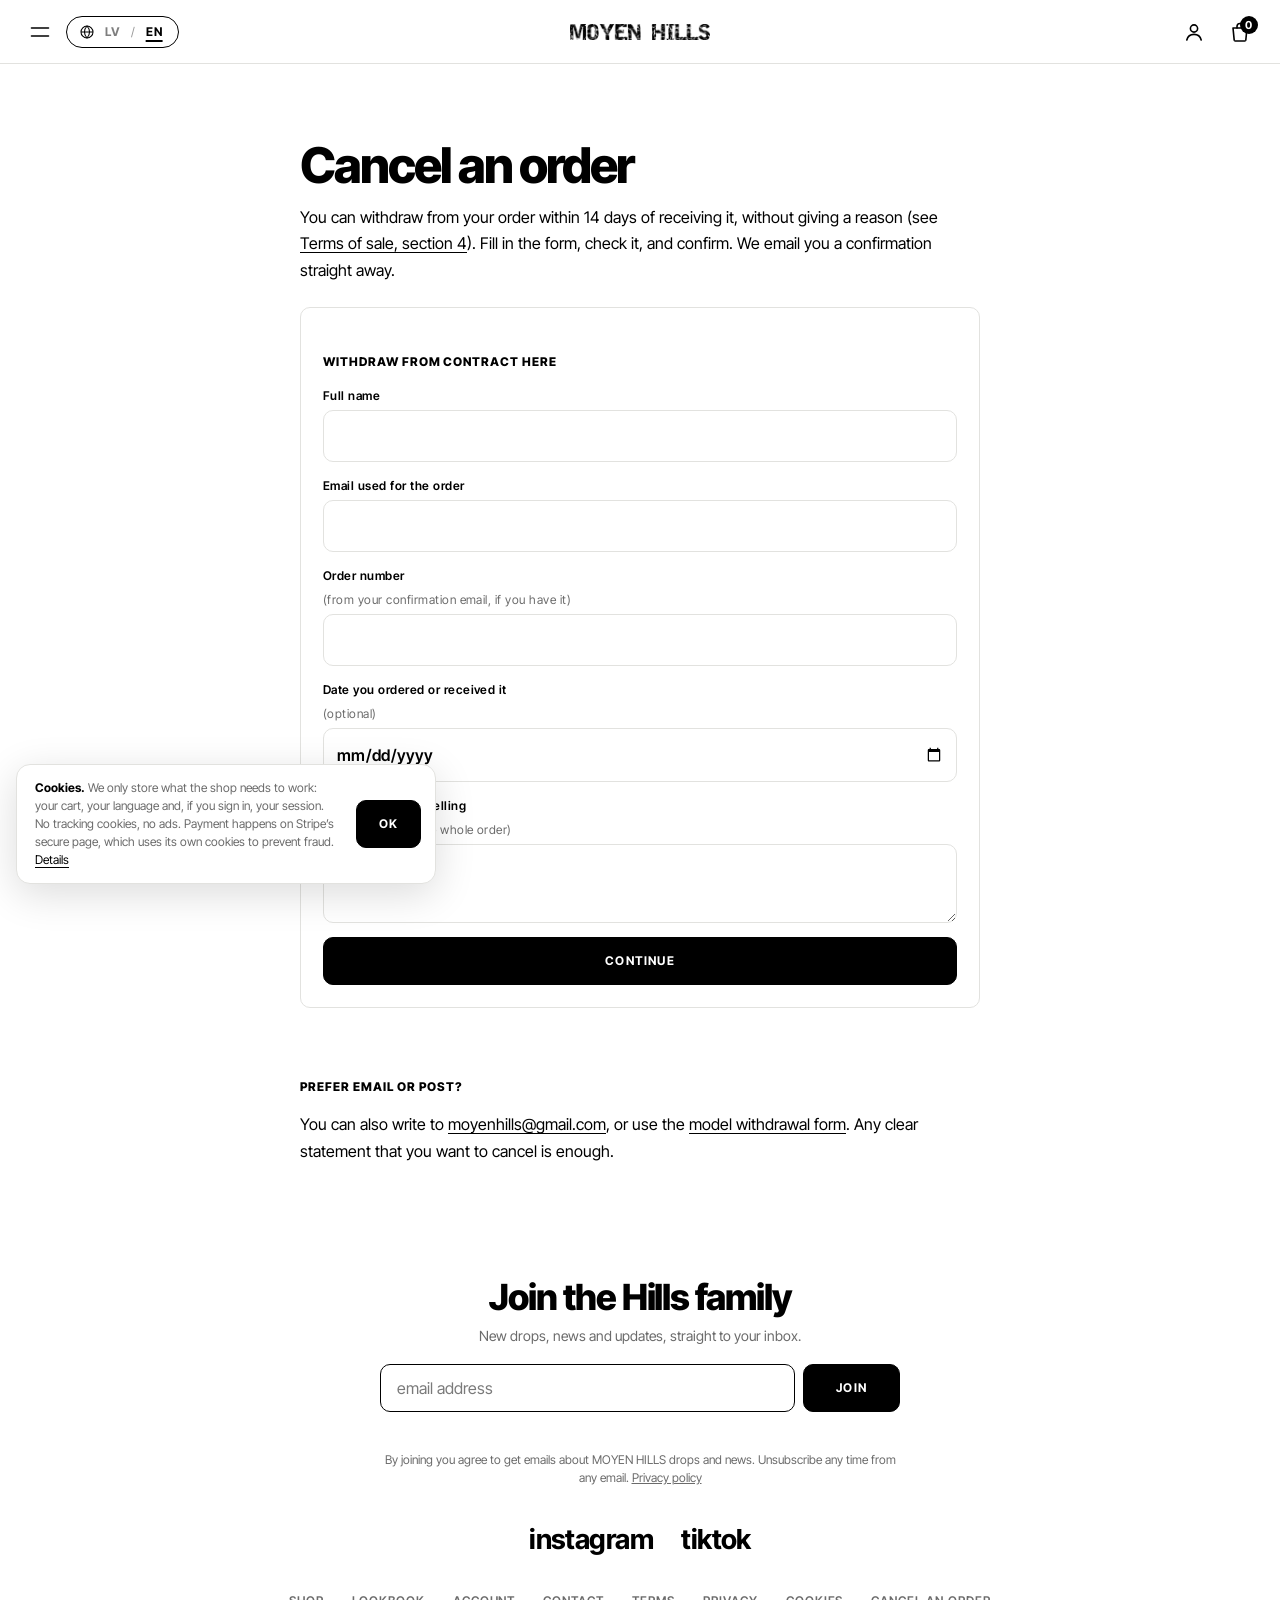
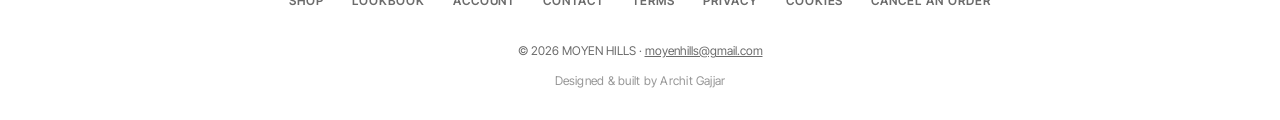
<file: withdraw.html>
<!doctype html>
<!-- Designed & built by Archit Gajjar -->
<html lang="en" translate="no">
<head>
  <meta charset="utf-8">
  <meta name="google" content="notranslate">
  <meta name="viewport" content="width=device-width, initial-scale=1">
  <meta name="designer" content="Archit Gajjar">
  <meta name="theme-color" content="#ffffff">
  <title>Cancel an order — MOYEN HILLS</title>
  <meta name="description" content="Withdraw from a MOYEN HILLS order within 14 days.">
  <link rel="canonical" href="https://moyenhillsofficial.com/withdraw">
  <meta property="og:title" content="MOYEN HILLS — ART WILL TEE">
  <meta property="og:description" content="Withdraw from a MOYEN HILLS order within 14 days.">
  <meta property="og:image" content="https://moyenhillsofficial.com/images/landing.jpg">
  <link rel="icon" href="images/favicon.png">
  <link rel="preload" href="fonts/inter-tight-latin-800-normal.woff2" as="font" type="font/woff2" crossorigin>
  <link rel="stylesheet" href="site.css">
  <script src="boot.js"></script>
  <script src="campaign.js"></script>
</head>
<body>
  <div class="loader" aria-hidden="true">
    <div class="loader__half loader__half--top"></div>
    <div class="loader__half loader__half--bottom"></div>
    <div class="loader__center">
      <div class="loader__grain"></div>
      <img class="loader__logo" src="images/logo.png" width="2400" height="262" alt="">
      <span class="loader__line"></span>
      <p class="loader__cap">Art will tee — First drop</p>
    </div>
  </div>
  <header class="bar" data-bar>
    <div class="bar__row">
    <div class="bar__left">
      <button class="bar__icon bar__menu" type="button" data-open-menu aria-haspopup="dialog" aria-label="Open menu">
        <svg viewBox="0 0 24 24" width="24" height="24" aria-hidden="true" focusable="false"><path d="M3.5 8h17M3.5 16h17" fill="none" stroke="currentColor" stroke-width="1.6" stroke-linecap="round"/></svg>
      </button>
      <div class="langs" role="group" aria-label="Language"><svg class="langs__globe" viewBox="0 0 24 24" width="16" height="16" aria-hidden="true" focusable="false"><circle cx="12" cy="12" r="9" fill="none" stroke="currentColor" stroke-width="1.6"/><path d="M3 12h18M12 3c2.5 2.6 3.8 5.6 3.8 9s-1.3 6.4-3.8 9c-2.5-2.6-3.8-5.6-3.8-9S9.5 5.6 12 3Z" fill="none" stroke="currentColor" stroke-width="1.6" stroke-linejoin="round"/></svg><a href="?lang=lv" lang="lv" hreflang="lv" aria-label="Latviešu" data-set-lang="lv">LV</a><span class="langs__sep" aria-hidden="true">/</span><a href="?lang=en" lang="en" hreflang="en" aria-label="English" data-set-lang="en">EN</a></div>
    </div>
    <a class="bar__logo" href="/" aria-label="MOYEN HILLS, home">
      <img src="images/logo.png" width="2400" height="262" alt="MOYEN HILLS">
    </a>
    <div class="bar__icons">
      <a class="bar__icon" href="/account" data-account-link aria-label="Sign in or create an account">
        <svg viewBox="0 0 24 24" width="24" height="24" aria-hidden="true" focusable="false"><circle cx="12" cy="8.5" r="3.6" fill="none" stroke="currentColor" stroke-width="1.6"/><path d="M4.8 20c.9-3.6 3.8-5.6 7.2-5.6s6.3 2 7.2 5.6" fill="none" stroke="currentColor" stroke-width="1.6" stroke-linecap="round"/></svg>
      </a>
      <button class="bar__cart" type="button" data-open-cart aria-haspopup="dialog" aria-label="Open cart">
        <svg class="bar__bag" viewBox="0 0 24 24" width="24" height="24" aria-hidden="true" focusable="false"><path d="M5 8h14l-1.2 12.2a1 1 0 0 1-1 .8H7.2a1 1 0 0 1-1-.8L5 8Z" fill="none" stroke="currentColor" stroke-width="1.6" stroke-linejoin="round"/><path d="M9 8V6.5a3 3 0 0 1 6 0V8" fill="none" stroke="currentColor" stroke-width="1.6" stroke-linecap="round"/></svg>
        <span class="bar__count" data-cart-count>0</span>
      </button>
    </div>
    </div>
  </header>

  <main id="top" class="legal">
      <article class="legal__doc wd" data-withdraw>
        <h1 class="legal__title">Cancel an order</h1>
        <p data-lang="en">You can withdraw from your order within 14 days of receiving it, without giving a reason (see <a href="/terms#withdrawal">Terms of sale, section 4</a>). Fill in the form, check it, and confirm. We email you a confirmation straight away.</p>
        <p data-lang="lv">No pasūtījuma vari atkāpties 14 dienu laikā pēc tā saņemšanas, nenorādot iemeslu (sk. <a href="/terms#withdrawal">pārdošanas noteikumu 4. punktu</a>). Aizpildi veidlapu, pārbaudi un apstiprini. Apstiprinājumu tev uzreiz nosūtīsim e-pastā.</p>

        <form class="acct__form wd__form" data-wd-form novalidate>
          <h2>Withdraw from contract here</h2>
          <label>Full name<input name="name" autocomplete="name" required maxlength="200"></label>
          <label>Email used for the order<input name="email" type="email" autocomplete="email" required maxlength="200"></label>
          <label>Order number <span class="wd__opt">(from your confirmation email, if you have it)</span><input name="order" maxlength="40" inputmode="numeric"></label>
          <label>Date you ordered or received it <span class="wd__opt">(optional)</span><input name="order_date" type="date"></label>
          <label>What you are cancelling <span class="wd__opt">(leave empty for the whole order)</span><textarea name="items" rows="2" maxlength="1000"></textarea></label>
          <input type="text" name="_honey" class="sr" tabindex="-1" autocomplete="off" aria-hidden="true">
          <button class="btn btn--wide" type="submit">Continue</button>
        </form>

        <section class="wd__check" data-wd-check hidden aria-labelledby="wd-check-title">
          <h2 id="wd-check-title" tabindex="-1">Check and confirm</h2>
          <p>I hereby give notice that I withdraw from my contract for the sale of the following goods:</p>
          <dl class="legal__seller" data-wd-summary></dl>
          <div class="acct__data-actions">
            <button type="button" class="btn" data-wd-confirm>Confirm withdrawal</button>
            <button type="button" class="btn btn--line" data-wd-back>Change details</button>
          </div>
        </section>

        <section class="wd__done" data-wd-done hidden aria-labelledby="wd-done-title">
          <h2 id="wd-done-title" tabindex="-1">Withdrawal received</h2>
          <p data-wd-done-text></p>
          <p data-lang="en">Send the items back unworn, unwashed and with their labels within 14 days. We refund you within 14 days of getting them back (see <a href="/terms#withdrawal">Terms of sale</a>).</p>
          <p data-lang="lv">Nosūti preces atpakaļ nevalkātas, nemazgātas un ar etiķetēm 14 dienu laikā. Naudu atmaksāsim 14 dienu laikā pēc preču saņemšanas (sk. <a href="/terms#withdrawal">pārdošanas noteikumus</a>).</p>
        </section>

        <p class="acct__msg" data-wd-msg role="status" aria-live="polite"></p>

        <h2>Prefer email or post?</h2>
        <p data-lang="en">You can also write to <a href="mailto:moyenhills@gmail.com?subject=Withdrawal">moyenhills@gmail.com</a>, or use the <a href="/terms#withdrawal-form">model withdrawal form</a>. Any clear statement that you want to cancel is enough.</p>
        <p data-lang="lv">Vari arī rakstīt uz <a href="mailto:moyenhills@gmail.com?subject=Atteikums">moyenhills@gmail.com</a> vai izmantot <a href="/terms#withdrawal-form">atteikuma veidlapas paraugu</a>. Pietiek ar jebkuru skaidru paziņojumu, ka vēlies atcelt pasūtījumu.</p>
      </article>
  </main>

  <!-- Email -->
  <footer class="foot" aria-labelledby="sub-title">
    <form class="sub" data-subscribe novalidate data-reveal>
      <h2 class="sub__title" id="sub-title">Join the Hills family</h2>
      <p class="sub__lead">New drops, news and updates, straight to your inbox.</p>
      <div class="sub__row">
        <label class="sr" for="sub-email">email address</label>
        <input class="sub__input" id="sub-email" name="email" type="email" placeholder="email address" autocomplete="email" required>
        <button class="btn" type="submit">JOIN</button>
      </div>
      <p class="sub__msg" data-sub-msg role="status" aria-live="polite"></p>
      <p class="sub__consent">By joining you agree to get emails about MOYEN HILLS drops and news. Unsubscribe any time from any email. <a href="/privacy">Privacy policy</a></p>
    </form>
    <ul class="foot__links" data-reveal>
      <li><a href="https://www.instagram.com/moyenhills/" target="_blank" rel="noopener">instagram</a></li>
      <li><a href="https://www.tiktok.com/@moyenhills" target="_blank" rel="noopener">tiktok</a></li>
    </ul>
    <nav class="foot__nav" aria-label="Site">
      <a href="/shop">Shop</a>
      <a href="/lookbook">Lookbook</a>
      <a href="/account">Account</a>
      <a href="mailto:moyenhills@gmail.com">Contact</a>
      <a href="/terms">Terms</a>
      <a href="/privacy">Privacy</a>
      <a href="/privacy#device">Cookies</a>
      <a href="/withdraw">Cancel an order</a>
    </nav>
    <p class="foot__legal">© <span data-year>2026</span> MOYEN HILLS · <a href="mailto:moyenhills@gmail.com">moyenhills@gmail.com</a></p>
    <p class="foot__credit">Designed &amp; built by Archit Gajjar</p>
  </footer>


  <!-- Menu -->
  <dialog class="menu" data-menu aria-label="Menu">
    <div class="menu__top">
      <button type="button" class="bar__icon" data-close-menu aria-label="Close menu">
        <svg viewBox="0 0 24 24" width="24" height="24" aria-hidden="true" focusable="false"><path d="M6 6l12 12M18 6 6 18" fill="none" stroke="currentColor" stroke-width="1.6" stroke-linecap="round"/></svg>
      </button>
      <img class="menu__logo" src="images/logo.png" width="2400" height="262" alt="">
      <span aria-hidden="true"></span>
    </div>
    <div class="menu__body">
      <nav class="menu__links" aria-label="Site">
        <a href="/">Home</a>
        <a href="/shop">Shop</a>
        <a href="/lookbook">Lookbook</a>
        <a href="/account">Account</a>
      </nav>
      <a class="menu__tee" href="/product">
        <img src="images/flat-front-480.jpg" width="480" height="575" alt="" loading="lazy">
        <span><b>ART WILL TEE</b><span data-price>€37</span></span>
      </a>
    </div>
    <div class="menu__foot">
      <a href="https://www.instagram.com/moyenhills/" target="_blank" rel="noopener">Instagram</a>
      <a href="https://www.tiktok.com/@moyenhills" target="_blank" rel="noopener">TikTok</a>
      <a href="mailto:moyenhills@gmail.com">moyenhills@gmail.com</a>
      <div class="langs" role="group" aria-label="Language"><svg class="langs__globe" viewBox="0 0 24 24" width="16" height="16" aria-hidden="true" focusable="false"><circle cx="12" cy="12" r="9" fill="none" stroke="currentColor" stroke-width="1.6"/><path d="M3 12h18M12 3c2.5 2.6 3.8 5.6 3.8 9s-1.3 6.4-3.8 9c-2.5-2.6-3.8-5.6-3.8-9S9.5 5.6 12 3Z" fill="none" stroke="currentColor" stroke-width="1.6" stroke-linejoin="round"/></svg><a href="?lang=lv" lang="lv" hreflang="lv" aria-label="Latviešu" data-set-lang="lv">LV</a><span class="langs__sep" aria-hidden="true">/</span><a href="?lang=en" lang="en" hreflang="en" aria-label="English" data-set-lang="en">EN</a></div>
    </div>
  </dialog>

  <!-- Cart (shared) -->
  <dialog class="cart" data-cart aria-labelledby="cart-title">
    <div class="cart__head">
      <h2 class="cart__title" id="cart-title">Cart</h2>
      <button type="button" class="link-u" data-close-cart>Close</button>
    </div>
    <div data-cart-view>
      <ul class="cart__items" data-cart-items></ul>
      <div class="cart__empty" data-cart-empty><p>Your cart is empty.</p><a class="btn" href="/shop">Visit the shop</a></div>
      <div class="cart__total" data-cart-total-row hidden><span>Subtotal</span><span data-cart-total>€0</span></div>
      <div class="promo" data-promo hidden>
        <label class="sr" for="promo-code">Promo code</label>
        <input class="promo__input" id="promo-code" data-promo-input placeholder="Promo code" autocomplete="off" autocapitalize="characters" spellcheck="false">
        <button type="button" class="btn btn--line" data-promo-apply>Apply</button>
      </div>
      <p class="promo__msg" data-promo-msg role="status" aria-live="polite"></p>
      <div class="cart__line" data-discount-row hidden><span>Promo <b data-promo-code></b> <button type="button" class="link-u" data-promo-remove>Remove</button></span><span data-discount></span></div>
      <div class="cart__total cart__total--grand" data-discount-row hidden><span>Total</span><span data-grand-total>€0</span></div>
      <p class="cart__hint" data-cart-total-row hidden>Delivery is added when we confirm your order by email.</p>
      <form class="checkout" data-checkout hidden>
        <h3 class="checkout__title">Your details</h3>
        <label>Full name<input name="name" autocomplete="name" required></label>
        <label>Email<input name="email" type="email" autocomplete="email" required></label>
        <div class="phone">
          <label>Country code<input name="phone_code" list="dial-codes" value="+371" inputmode="tel" autocomplete="tel-country-code" pattern="\+?[0-9]{1,4}" title="Country code, for example +371" placeholder="+371"></label>
          <label>Phone<input name="phone" type="tel" autocomplete="tel-national" placeholder="20 000 000" pattern="[0-9 \(\)\.\/\-]{4,30}" title="Numbers only, for example 20 000 000"></label>
        </div>
        <p class="phone__hint">Choose your country code or type it yourself.</p>
        <datalist id="dial-codes">
          <option value="+371" label="Latvia +371"></option>
          <option value="+370" label="Lithuania +370"></option>
          <option value="+372" label="Estonia +372"></option>
          <option value="+44" label="United Kingdom +44"></option>
          <option value="+1" label="USA / Canada +1"></option>
          <option value="+91" label="India +91"></option>
          <option value="+355" label="Albania +355"></option>
          <option value="+376" label="Andorra +376"></option>
          <option value="+43" label="Austria +43"></option>
          <option value="+375" label="Belarus +375"></option>
          <option value="+32" label="Belgium +32"></option>
          <option value="+387" label="Bosnia and Herzegovina +387"></option>
          <option value="+359" label="Bulgaria +359"></option>
          <option value="+385" label="Croatia +385"></option>
          <option value="+357" label="Cyprus +357"></option>
          <option value="+420" label="Czechia +420"></option>
          <option value="+45" label="Denmark +45"></option>
          <option value="+358" label="Finland +358"></option>
          <option value="+33" label="France +33"></option>
          <option value="+49" label="Germany +49"></option>
          <option value="+30" label="Greece +30"></option>
          <option value="+36" label="Hungary +36"></option>
          <option value="+354" label="Iceland +354"></option>
          <option value="+353" label="Ireland +353"></option>
          <option value="+39" label="Italy +39"></option>
          <option value="+383" label="Kosovo +383"></option>
          <option value="+423" label="Liechtenstein +423"></option>
          <option value="+352" label="Luxembourg +352"></option>
          <option value="+356" label="Malta +356"></option>
          <option value="+373" label="Moldova +373"></option>
          <option value="+377" label="Monaco +377"></option>
          <option value="+382" label="Montenegro +382"></option>
          <option value="+31" label="Netherlands +31"></option>
          <option value="+389" label="North Macedonia +389"></option>
          <option value="+47" label="Norway +47"></option>
          <option value="+48" label="Poland +48"></option>
          <option value="+351" label="Portugal +351"></option>
          <option value="+40" label="Romania +40"></option>
          <option value="+7" label="Russia +7"></option>
          <option value="+378" label="San Marino +378"></option>
          <option value="+381" label="Serbia +381"></option>
          <option value="+421" label="Slovakia +421"></option>
          <option value="+386" label="Slovenia +386"></option>
          <option value="+34" label="Spain +34"></option>
          <option value="+46" label="Sweden +46"></option>
          <option value="+41" label="Switzerland +41"></option>
          <option value="+90" label="Turkey +90"></option>
          <option value="+380" label="Ukraine +380"></option>
        </datalist>
        <label>Address<input name="address" autocomplete="street-address" required></label>
        <div class="checkout__two">
          <label>City<input name="city" autocomplete="address-level2" required></label>
          <label>Postcode<input name="postcode" autocomplete="postal-code" required></label>
        </div>
        <label>Country<input name="country" autocomplete="country-name" value="Latvia" required></label>
        <label>Note (optional)<textarea name="note" rows="2"></textarea></label>
        <label>Gift message (optional)<textarea name="gift_note" rows="2" maxlength="300" placeholder="We print it and put it in the parcel"></textarea></label>
        <input type="text" name="_honey" class="sr" tabindex="-1" autocomplete="off" aria-hidden="true">
        <p class="checkout__account" data-checkout-account hidden>Signed in — this order will be saved to your account.</p>
        <p class="checkout__legal" data-lang="en">Prices are in euro. Delivery cost is added in our confirmation email, before you pay. By sending this order you accept our <a href="/terms">Terms of sale</a>. How we use your details: <a href="/privacy">Privacy policy</a>.</p>
        <p class="checkout__legal" data-lang="lv">Cenas norādītas eiro. Piegādes cenu pievienojam apstiprinājuma e-pastā, pirms tu maksā. Nosūtot pasūtījumu, tu piekrīti mūsu <a href="/terms">pārdošanas noteikumiem</a>. Kā izmantojam tavus datus: <a href="/privacy">privātuma politika</a>.</p>
        <button class="btn btn--wide" type="submit">Send order request</button>
        <p class="checkout__msg" data-checkout-msg role="status" aria-live="polite"></p>
      </form>
    </div>
    <div class="cart__done" data-cart-done hidden>
      <p class="cart__done-title">Order received</p>
      <p data-lang="en">Thank you. A copy of your order is on its way to your inbox, and we will email you within a day to confirm it and send the payment details. Changed your mind? You can <a href="/withdraw">cancel</a> up to 14 days after it arrives.</p>
      <p data-lang="lv">Paldies! Pasūtījuma kopija jau ir ceļā uz tavu e-pastu, un dienas laikā mēs to apstiprināsim un atsūtīsim apmaksas informāciju. Pārdomāji? Pasūtījumu vari <a href="/withdraw">atcelt</a> 14 dienu laikā pēc saņemšanas.</p>
      <button type="button" class="btn" data-close-cart>Keep looking</button>
    </div>
  </dialog>

  <script src="i18n.js"></script>
  <script src="config.js"></script>
  <script src="vendor/supabase.js" defer></script>
  <script src="catalog.js" defer></script>
  <script src="data.js" defer></script>
  <script src="app.js" defer></script>
  <script src="motion.js" defer></script>
  <script src="auth.js" defer></script>
  <script src="cookie.js" defer></script>
  <script src="withdraw.js" defer></script>
</body>
</html>
</file>
<file: site.css>
/* MOYEN HILLS — clean, still */
/* Inter Tight, self-hosted (SIL Open Font License, fonts/OFL-LICENSE.txt) */
@font-face { font-family: 'Inter Tight'; font-style: normal; font-display: swap; font-weight: 400; src: url('fonts/inter-tight-latin-ext-400-normal.woff2') format('woff2'); unicode-range: U+0100-02BA,U+02BD-02C5,U+02C7-02CC,U+02CE-02D7,U+02DD-02FF,U+0304,U+0308,U+0329,U+1D00-1DBF,U+1E00-1E9F,U+1EF2-1EFF,U+2020,U+20A0-20AB,U+20AD-20C0,U+2113,U+2C60-2C7F,U+A720-A7FF; }
@font-face { font-family: 'Inter Tight'; font-style: normal; font-display: swap; font-weight: 400; src: url('fonts/inter-tight-latin-400-normal.woff2') format('woff2'); unicode-range: U+0000-00FF,U+0131,U+0152-0153,U+02BB-02BC,U+02C6,U+02DA,U+02DC,U+0304,U+0308,U+0329,U+2000-206F,U+20AC,U+2122,U+2191,U+2193,U+2212,U+2215,U+FEFF,U+FFFD; }
@font-face { font-family: 'Inter Tight'; font-style: normal; font-display: swap; font-weight: 500; src: url('fonts/inter-tight-latin-ext-500-normal.woff2') format('woff2'); unicode-range: U+0100-02BA,U+02BD-02C5,U+02C7-02CC,U+02CE-02D7,U+02DD-02FF,U+0304,U+0308,U+0329,U+1D00-1DBF,U+1E00-1E9F,U+1EF2-1EFF,U+2020,U+20A0-20AB,U+20AD-20C0,U+2113,U+2C60-2C7F,U+A720-A7FF; }
@font-face { font-family: 'Inter Tight'; font-style: normal; font-display: swap; font-weight: 500; src: url('fonts/inter-tight-latin-500-normal.woff2') format('woff2'); unicode-range: U+0000-00FF,U+0131,U+0152-0153,U+02BB-02BC,U+02C6,U+02DA,U+02DC,U+0304,U+0308,U+0329,U+2000-206F,U+20AC,U+2122,U+2191,U+2193,U+2212,U+2215,U+FEFF,U+FFFD; }
@font-face { font-family: 'Inter Tight'; font-style: normal; font-display: swap; font-weight: 600; src: url('fonts/inter-tight-latin-ext-600-normal.woff2') format('woff2'); unicode-range: U+0100-02BA,U+02BD-02C5,U+02C7-02CC,U+02CE-02D7,U+02DD-02FF,U+0304,U+0308,U+0329,U+1D00-1DBF,U+1E00-1E9F,U+1EF2-1EFF,U+2020,U+20A0-20AB,U+20AD-20C0,U+2113,U+2C60-2C7F,U+A720-A7FF; }
@font-face { font-family: 'Inter Tight'; font-style: normal; font-display: swap; font-weight: 600; src: url('fonts/inter-tight-latin-600-normal.woff2') format('woff2'); unicode-range: U+0000-00FF,U+0131,U+0152-0153,U+02BB-02BC,U+02C6,U+02DA,U+02DC,U+0304,U+0308,U+0329,U+2000-206F,U+20AC,U+2122,U+2191,U+2193,U+2212,U+2215,U+FEFF,U+FFFD; }
@font-face { font-family: 'Inter Tight'; font-style: normal; font-display: swap; font-weight: 700; src: url('fonts/inter-tight-latin-ext-700-normal.woff2') format('woff2'); unicode-range: U+0100-02BA,U+02BD-02C5,U+02C7-02CC,U+02CE-02D7,U+02DD-02FF,U+0304,U+0308,U+0329,U+1D00-1DBF,U+1E00-1E9F,U+1EF2-1EFF,U+2020,U+20A0-20AB,U+20AD-20C0,U+2113,U+2C60-2C7F,U+A720-A7FF; }
@font-face { font-family: 'Inter Tight'; font-style: normal; font-display: swap; font-weight: 700; src: url('fonts/inter-tight-latin-700-normal.woff2') format('woff2'); unicode-range: U+0000-00FF,U+0131,U+0152-0153,U+02BB-02BC,U+02C6,U+02DA,U+02DC,U+0304,U+0308,U+0329,U+2000-206F,U+20AC,U+2122,U+2191,U+2193,U+2212,U+2215,U+FEFF,U+FFFD; }
@font-face { font-family: 'Inter Tight'; font-style: normal; font-display: swap; font-weight: 800; src: url('fonts/inter-tight-latin-ext-800-normal.woff2') format('woff2'); unicode-range: U+0100-02BA,U+02BD-02C5,U+02C7-02CC,U+02CE-02D7,U+02DD-02FF,U+0304,U+0308,U+0329,U+1D00-1DBF,U+1E00-1E9F,U+1EF2-1EFF,U+2020,U+20A0-20AB,U+20AD-20C0,U+2113,U+2C60-2C7F,U+A720-A7FF; }
@font-face { font-family: 'Inter Tight'; font-style: normal; font-display: swap; font-weight: 800; src: url('fonts/inter-tight-latin-800-normal.woff2') format('woff2'); unicode-range: U+0000-00FF,U+0131,U+0152-0153,U+02BB-02BC,U+02C6,U+02DA,U+02DC,U+0304,U+0308,U+0329,U+2000-206F,U+20AC,U+2122,U+2191,U+2193,U+2212,U+2215,U+FEFF,U+FFFD; }

:root {
  --bg: #ffffff;
  --ink: #000000;
  --muted: #6b6b6b;
  --tint: #f2f2f0;
  --line: #e2e2df;
  --radius: 10px;
  --annc-h: 0px;
  --head-h: calc(var(--bar-h) + var(--annc-h));
  --font: "Inter Tight", "Helvetica Neue", Arial, sans-serif;
  --t-xs: 0.75rem;
  --t-sm: 0.875rem;
  --t-body: 1rem;
  --t-lead: clamp(1.25rem, 1rem + 0.9vw, 1.75rem);
  --m: clamp(16px, 2.2vw, 32px);
  --bar-h: 64px;
}

*, *::before, *::after { box-sizing: border-box; }
[hidden] { display: none !important; }
html { -webkit-text-size-adjust: 100%; }
body { margin: 0; background: var(--bg); color: var(--ink); font-family: var(--font); font-size: var(--t-body); line-height: 1.5; -webkit-font-smoothing: antialiased; }
img { display: block; max-width: 100%; height: auto; }
ul { margin: 0; padding: 0; list-style: none; }
h1, h2, h3, p { margin: 0; }
a { color: inherit; }
button { font: inherit; color: inherit; cursor: pointer; }
:focus-visible { outline: 2px solid var(--ink); outline-offset: 3px; }
.sr { position: absolute !important; width: 1px !important; height: 1px !important; min-height: 0 !important; padding: 0 !important; border: 0 !important; margin: -1px; overflow: hidden; clip: rect(0 0 0 0); clip-path: inset(50%); white-space: nowrap; }
.link-u { background: none; border: 0; padding: 0; font-size: var(--t-xs); font-weight: 600; letter-spacing: .06em; text-transform: uppercase; text-decoration: underline; text-underline-offset: 4px; }

/* Buttons: black block, white type */
.btn {
  display: inline-flex; align-items: center; justify-content: center; gap: 8px;
  min-height: 48px; padding: 0 32px;
  background: var(--ink); color: var(--bg); border: 1px solid var(--ink); border-radius: var(--radius);
  font-size: var(--t-xs); font-weight: 700; letter-spacing: .1em; text-transform: uppercase; text-decoration: none;
  position: relative; overflow: hidden; isolation: isolate;
  
}
.btn:hover { background: #333; border-color: #333; }
.btn[disabled] { background: #9a9a9a; border-color: #9a9a9a; color: #fff; cursor: not-allowed; }
.btn--wide { width: 100%; }

/* ---------- Header ---------- */
html { scroll-padding-top: var(--head-h); }
.has-campaign { --annc-h: 34px; }
.camp { height: var(--annc-h); display: flex; align-items: center; justify-content: center; padding: 0 var(--m); background: var(--ink); color: var(--bg); font-size: 11.5px; font-weight: 600; letter-spacing: .12em; text-transform: uppercase; white-space: nowrap; overflow: hidden; text-decoration: none; }
.camp b { font-weight: 800; }
.camp__time { font-variant-numeric: tabular-nums; }
.camp__short { display: none; }
.camp:hover b, .camp:focus-visible b { text-decoration: underline; text-underline-offset: 3px; }
.label { font-size: var(--t-xs); font-weight: 600; letter-spacing: .08em; text-transform: uppercase; text-decoration: none; }
.bar { position: fixed; inset: 0 0 auto 0; z-index: 10; color: var(--ink); transition: transform .5s cubic-bezier(.16, 1, .3, 1); }
.bar__row { height: var(--bar-h); display: grid; grid-template-columns: 1fr auto 1fr; align-items: center; padding: 0 var(--m); background: var(--bg); box-shadow: inset 0 -1px 0 var(--line); transition: background-color .35s, color .35s, box-shadow .35s; }
.bar__menu { justify-self: start; margin-left: -10px; background: none; border: 0; padding: 0; cursor: pointer; }
.bar__logo { display: block; width: clamp(128px, 11vw, 168px); background: none; border: 0; padding: 0; transition: width .45s cubic-bezier(.16, 1, .3, 1); }
.bar__logo img { width: 100%; transition: filter .35s; }
.bar__icons { justify-self: end; display: flex; align-items: center; gap: 2px; margin-right: -10px; }
.bar__icon { position: relative; display: grid; place-items: center; width: 44px; height: 44px; color: inherit; transition: opacity .2s; }
.bar__icon:hover { opacity: .6; }
.bar__icon svg { width: 24px; height: 24px; }
.bar__icon.is-signed-in::after { content: ""; position: absolute; right: 9px; bottom: 10px; width: 7px; height: 7px; border-radius: 50%; background: currentColor; }
.bar__cart { position: relative; display: grid; place-items: center; width: 44px; height: 44px; background: none; border: 0; padding: 0; color: inherit; }
.bar__bag { width: 24px; height: 24px; }
.bar__count { position: absolute; top: 6px; right: 4px; min-width: 18px; height: 18px; padding: 0 5px; border-radius: 999px; background: var(--ink); color: var(--bg); font-size: 11px; font-weight: 700; line-height: 18px; text-align: center; transition: background-color .35s, color .35s, transform .35s cubic-bezier(.16, 1, .3, 1); }
/* over the landing photo: clear, white logo and icon */
.bar--over:not(.is-solid) .bar__row { background: transparent; color: #fff; box-shadow: none; }
.bar--over:not(.is-solid) .bar__logo { width: clamp(150px, 15vw, 230px); }
.bar--over:not(.is-solid) .bar__logo img { filter: invert(1); }
.bar--over:not(.is-solid) .bar__count { background: #fff; color: #000; }

/* ---------- Menu (full screen) ---------- */
.menu { inset: 0; width: 100vw; max-width: 100vw; height: 100dvh; max-height: 100dvh; margin: 0; padding: 0 var(--m); border: 0; background: var(--bg); color: var(--ink); display: none; overflow-x: hidden; }
.menu[open] { display: grid; grid-template-rows: auto 1fr auto; }
.menu::backdrop { background: transparent; }
.menu__top { height: var(--head-h); padding-top: var(--annc-h); display: grid; grid-template-columns: 1fr auto 1fr; align-items: center; }
.menu__top .bar__icon { justify-self: start; margin-left: -10px; background: none; border: 0; cursor: pointer; }
.menu__logo { width: clamp(128px, 11vw, 168px); }
.menu__body { display: grid; grid-template-columns: 1fr auto; gap: clamp(24px, 6vw, 96px); align-items: center; padding: clamp(24px, 5vw, 64px) 0; }
.menu__links { display: grid; gap: clamp(2px, .6vw, 8px); }
.menu__links a { font-size: clamp(2.75rem, 1rem + 6vw, 6.5rem); font-weight: 800; line-height: 1; letter-spacing: -0.045em; text-decoration: none; text-transform: uppercase; transition: opacity .25s, transform .4s cubic-bezier(.16, 1, .3, 1); }
.menu__links:hover a { opacity: .3; }
.menu__links a:hover, .menu__links a:focus-visible { opacity: 1; transform: translateX(10px); }
.menu__tee { display: grid; gap: 12px; width: clamp(180px, 22vw, 300px); text-decoration: none; }
.menu__tee img { width: 100%; aspect-ratio: 4 / 5; object-fit: cover; background: var(--tint); }
.menu__tee > span { display: flex; justify-content: space-between; font-size: var(--t-xs); letter-spacing: .06em; }
.menu__foot { display: flex; flex-wrap: wrap; gap: 8px 28px; padding: 20px 0 28px; border-top: 1px solid var(--line); font-size: var(--t-sm); }
.menu__foot a { text-decoration: none; color: var(--muted); }
.menu__foot a:hover { color: var(--ink); }
.js .menu[open] { animation: fade .3s ease; }
.js .menu[open] .menu__links a { animation: rise .7s cubic-bezier(.16, 1, .3, 1) both; }
.js .menu[open] .menu__links a:nth-child(2) { animation-delay: .05s; }
.js .menu[open] .menu__links a:nth-child(3) { animation-delay: .1s; }
.js .menu[open] .menu__links a:nth-child(4) { animation-delay: .15s; }
@media (max-width: 720px) {
  .camp { font-size: 10.5px; letter-spacing: .08em; }
  .camp__long { display: none; }
  .camp__short { display: inline; }
  .menu__body { grid-template-columns: 1fr; align-content: start; }
  .menu__tee { width: 100%; grid-template-columns: 96px 1fr; align-items: center; }
  .menu__tee > span { flex-direction: column; gap: 4px; }
}

/* ---------- Landing ---------- */
.landing { position: relative; height: 100svh; background: #0d0d0d; }
.landing::before { content: ""; position: absolute; inset: 0 0 auto 0; height: 160px; z-index: 1; pointer-events: none; background: linear-gradient(rgba(0,0,0,.45), rgba(0,0,0,0)); }
.landing img { width: 100%; height: 100%; object-fit: cover; object-position: 50% 55%; }
.landing::after { content: ""; position: absolute; inset: auto 0 0 0; height: 55%; z-index: 1; pointer-events: none; background: linear-gradient(rgba(0,0,0,0), rgba(0,0,0,.55)); }
.landing__copy { position: absolute; z-index: 2; left: 0; right: 0; bottom: clamp(32px, 7vh, 72px); display: grid; justify-items: center; gap: clamp(18px, 2.4vw, 28px); padding: 0 var(--m); text-align: center; color: #fff; }
.landing__title { font-size: clamp(3.25rem, 1rem + 7.4vw, 8.5rem); font-weight: 800; line-height: .9; letter-spacing: -0.045em; text-shadow: 0 2px 28px rgba(0,0,0,.45); }
.landing__title span { display: block; }
.landing__cta { background: var(--bg); color: var(--ink); border-color: var(--bg); }
.landing__cta:hover { background: #e6e6e6; border-color: #e6e6e6; }

/* ---------- Shop ---------- */
.shop { padding: clamp(72px, 9vw, 128px) var(--m) 0; display: grid; justify-items: center; text-align: center; gap: 24px; }
.card { width: min(400px, 100%); }
.card__media { display: block; aspect-ratio: 4 / 5; background: var(--tint); overflow: hidden; }
.card__img { width: 100%; height: 100%; object-fit: cover; }
.card__name { margin-top: 14px; font-size: var(--t-xs); font-weight: 700; letter-spacing: .08em; }
.card__name a { text-decoration: none; }
.card__price { margin-top: 4px; font-size: var(--t-xs); color: var(--muted); }
.soldout { margin-top: 6px; font-size: var(--t-xs); font-weight: 800; letter-spacing: .06em; }
.is-soldout .card__img, .cart__item.is-soldout img { filter: grayscale(1); }

/* ---------- Shop page ---------- */
.shoppage { padding: calc(var(--head-h) + clamp(32px, 5vw, 72px)) var(--m) 0; }
.shoppage__head { display: flex; justify-content: space-between; gap: 16px; margin-bottom: clamp(20px, 3vw, 32px); padding-bottom: 14px; border-bottom: 1px solid var(--ink); }
.shoppage__sub { color: var(--muted); }
.pgrid { display: grid; grid-template-columns: repeat(auto-fill, minmax(min(100%, 280px), 1fr)); gap: clamp(28px, 4vw, 48px) clamp(12px, 2vw, 24px); }
.pcard__media { position: relative; display: block; aspect-ratio: 4 / 5; overflow: hidden; background: var(--tint); }
.pcard__img { position: absolute; inset: 0; width: 100%; height: 100%; object-fit: cover; transition: opacity .6s cubic-bezier(.16, 1, .3, 1), transform 1.4s cubic-bezier(.16, 1, .3, 1); }
.pcard__img--alt { opacity: 0; }
.pcard__media:hover .pcard__img--alt { opacity: 1; }
.pcard__media:hover .pcard__img { transform: scale(1.03); }
.pcard.is-soldout .pcard__img { filter: grayscale(1); }
.pcard__name { margin-top: 14px; font-size: var(--t-xs); font-weight: 800; letter-spacing: .08em; text-transform: uppercase; }
.pcard__name a { text-decoration: none; }
.was { color: var(--muted); font-weight: 400; margin-right: .3em; }
.pcard__price { margin-top: 4px; font-size: var(--t-sm); color: var(--muted); }
.shop__empty { grid-column: 1 / -1; padding: 64px 0; text-align: center; color: var(--muted); }
@media (max-width: 720px) { .pgrid { grid-template-columns: 1fr 1fr; } .shoppage__sub { display: none; } }

/* ---------- The tee (landing feature) ---------- */
.feature { padding: clamp(72px, 9vw, 140px) var(--m) 0; display: grid; grid-template-columns: minmax(0, 600px) minmax(0, 440px); justify-content: center; gap: clamp(28px, 6vw, 96px); align-items: center; }
.feature__media { position: relative; display: block; aspect-ratio: 4 / 5; overflow: hidden; background: var(--tint); }
.feature__img { position: absolute; inset: 0; width: 100%; height: 100%; object-fit: cover; transition: opacity .6s cubic-bezier(.16, 1, .3, 1), transform 1.4s cubic-bezier(.16, 1, .3, 1), filter .5s; }
.feature__img--alt { opacity: 0; }
.feature__media:hover .feature__img--alt { opacity: 1; }
.feature__media:hover .feature__img { transform: scale(1.03); }
.feature__hint { position: absolute; left: 12px; bottom: 12px; padding: 5px 10px; border-radius: 999px; background: rgba(255,255,255,.92); font-size: 12px; font-weight: 700; letter-spacing: .08em; text-transform: uppercase; }
.feature__info { display: grid; gap: 14px; }
.feature__name { font-size: clamp(2rem, 1rem + 3vw, 3.75rem); font-weight: 800; letter-spacing: -0.04em; line-height: .95; }
.feature__price { font-size: 1.25rem; font-weight: 600; }
.feature .sizes legend { margin: 0 0 10px; }
.feature__copy { font-size: var(--t-sm); line-height: 1.6; color: #333; max-width: 40ch; }
.feature__cta { justify-self: start; margin-top: 6px; }
.scarcity { display: inline-flex; align-items: center; gap: 10px; justify-self: start; padding: 7px 14px 7px 12px; border-radius: 999px; background: var(--tint); font-size: var(--t-xs); font-weight: 700; letter-spacing: .06em; text-transform: uppercase; }
.pdp__info .scarcity { justify-self: center; }
.scarcity__dot { position: relative; width: 8px; height: 8px; border-radius: 50%; background: #d4361c; }
.scarcity__dot::after { content: ""; position: absolute; inset: 0; border-radius: 50%; background: #d4361c; animation: pulse 1.8s ease-out infinite; }
@keyframes pulse { from { transform: scale(1); opacity: .6; } to { transform: scale(2.6); opacity: 0; } }
.size-note { min-height: 1.2em; margin: -4px 0 8px; font-size: var(--t-sm); font-weight: 600; color: #b3261e; }
.facts { display: grid; grid-template-columns: 1fr 1fr; gap: 14px 20px; padding-top: 18px; border-top: 1px solid var(--line); font-size: var(--t-sm); }
.facts b { display: block; font-size: 12px; font-weight: 600; letter-spacing: .08em; text-transform: uppercase; color: var(--muted); margin-bottom: 2px; }
.arrow-link { justify-self: start; font-size: var(--t-sm); font-weight: 600; text-decoration: none; border-bottom: 1px solid currentColor; padding-bottom: 2px; }
.arrow-link span { display: inline-block; transition: transform .3s cubic-bezier(.16, 1, .3, 1); }
.arrow-link:hover span { transform: translateX(4px); }
.is-soldout .feature__img { filter: grayscale(1); }

/* ---------- Brand ---------- */
.brand { padding: clamp(88px, 11vw, 160px) var(--m) 0; display: grid; justify-items: center; text-align: center; gap: 28px; }
.brand__body { max-width: 52ch; display: grid; gap: 14px; font-size: var(--t-body); line-height: 1.65; color: #333; }
.brand__body p { margin: 0; }
.brand__statement { max-width: 44ch; font-size: clamp(1.375rem, 1rem + 1.5vw, 2.25rem); font-weight: 600; line-height: 1.15; letter-spacing: -0.025em; }

/* ---------- Lookbook link on the landing page ---------- */
.lookcta { position: relative; display: block; margin-top: clamp(88px, 11vw, 160px); height: min(92svh, 1000px); overflow: hidden; background: #111; color: #fff; text-decoration: none; }
.lookcta img { width: 100%; height: 100%; object-fit: cover; object-position: 50% 18%; transition: transform 1.6s cubic-bezier(.16, 1, .3, 1); }
.lookcta::after { content: ""; position: absolute; inset: 0; background: rgba(0,0,0,.18); transition: background-color .4s; }
.lookcta__btn { position: absolute; z-index: 1; left: 50%; top: 50%; transform: translate(-50%, -50%); padding: 16px 40px; background: #fff; color: #000; border: 1.5px solid #fff; border-radius: var(--radius); box-shadow: 0 8px 30px rgba(0,0,0,.25); font-size: clamp(.875rem, .8rem + .4vw, 1.125rem); font-weight: 800; letter-spacing: .22em; text-indent: .22em; white-space: nowrap; transition: background-color .3s, color .3s; }
.lookcta:hover img { transform: scale(1.04); }
.lookcta:hover::after { background: rgba(0,0,0,.3); }
.lookcta:hover .lookcta__btn, .lookcta:focus-visible .lookcta__btn { background: #000; color: #fff; border-color: #000; }

.lookcta--end { margin-top: clamp(88px, 11vw, 160px); height: min(80svh, 860px); }
.pdp > .lookcta--end { justify-self: stretch; margin-left: calc(var(--m) * -1); margin-right: calc(var(--m) * -1); }
@media (max-width: 720px) { .pdp > .lookcta--end { margin-left: 0; margin-right: 0; } }

/* ---------- Lookbook (editorial) ---------- */
.look--page { padding-top: calc(var(--head-h) + clamp(32px, 5vw, 72px)); }
.look { padding: clamp(88px, 11vw, 160px) var(--m) 0; }
.look__head { display: flex; justify-content: space-between; margin-bottom: 20px; padding-bottom: 14px; border-bottom: 1px solid var(--ink); }
.look figure { margin: 0; }
.look figcaption { margin-top: 10px; font-size: var(--t-xs); color: var(--muted); letter-spacing: .02em; }
.look__img { overflow: hidden; background: var(--tint); aspect-ratio: 3 / 4; }
.look__img--sq { aspect-ratio: 1 / 1; }
.look__img img { width: 100%; height: 100%; object-fit: cover; transition: transform 1.4s var(--ease, ease); }
.look figure:hover .look__img img { transform: scale(1.04); }

.look__spread { display: grid; grid-template-columns: 5fr 7fr; gap: clamp(24px, 4vw, 64px); align-items: center; }
.look__side { display: grid; gap: clamp(32px, 5vw, 72px); }
.look__quote { margin: 0; }
.look__quote p { font-size: clamp(2rem, 1rem + 3.4vw, 4.25rem); font-weight: 800; line-height: .95; letter-spacing: -0.045em; text-transform: uppercase; }
.look cite { display: block; margin-top: 14px; font-style: normal; font-size: var(--t-xs); font-weight: 600; letter-spacing: .08em; text-transform: uppercase; color: var(--muted); }

.look__big { margin: clamp(88px, 11vw, 160px) 0; text-align: center; }
.look__big p { max-width: 18ch; margin: 0 auto; font-size: clamp(1.75rem, 1rem + 2.8vw, 3.5rem); font-weight: 600; line-height: 1.08; letter-spacing: -0.03em; }

.look__row { display: grid; grid-template-columns: repeat(3, 1fr); gap: clamp(8px, 1.2vw, 16px); }
.look .look__wide { margin: clamp(12px, 2vw, 32px) auto 0; width: min(760px, 100%); }
.look__wide .look__img { aspect-ratio: 16 / 10; }
.look__spread--flip { grid-template-columns: 5fr 7fr; }
.look__spread--flip, .look__pair:not(.look__pair--first) { margin-top: clamp(88px, 11vw, 160px); }
.look__img--tall { aspect-ratio: 9 / 16; }
.look__quote--md p { font-size: clamp(1.75rem, 1rem + 2.6vw, 3.5rem); }
.look__pair { display: grid; grid-template-columns: 1fr 1fr; gap: clamp(12px, 2vw, 32px); align-items: start; }
.look__pair figure:nth-child(2) { margin-top: clamp(64px, 12vw, 200px); }
.look__big--end { margin-bottom: 0; }
.look__cta { margin-top: clamp(48px, 6vw, 80px); text-align: center; }

@media (max-width: 720px) {
  .feature { grid-template-columns: 1fr; padding-left: 0; padding-right: 0; justify-content: stretch; }
  .feature__info { padding: 0 var(--m); max-width: none; }
  .feature__cta { justify-self: stretch; }
  .look__spread { grid-template-columns: 1fr; }
  .look__row { grid-template-columns: 1fr 1fr; }
  .look__row figure:first-child { grid-column: 1 / -1; }
  .look__spread--flip { grid-template-columns: 1fr; }
  .look__pair figure:nth-child(2) { margin-top: clamp(48px, 16vw, 96px); }
}

/* ---------- Footer / email ---------- */
.foot { padding: clamp(72px, 9vw, 128px) var(--m) 28px; display: grid; justify-items: center; text-align: center; gap: 32px; }
.sub { width: min(520px, 100%); }
.sub__title { font-size: clamp(1.5rem, 1rem + 1.6vw, 2.25rem); font-weight: 800; letter-spacing: -0.03em; line-height: 1.05; margin-bottom: 8px; }
.sub__lead { font-size: var(--t-sm); color: var(--muted); margin-bottom: 18px; }
.sub__row { display: flex; gap: 8px; }
.sub__input { flex: 1; min-width: 0; min-height: 48px; padding: 0 16px; border: 1px solid var(--ink); border-radius: var(--radius); font: inherit; background: var(--bg); color: var(--ink); }
.sub__input::placeholder { color: #7a7a7a; }
.sub__msg { min-height: 1.5em; margin-top: 10px; font-size: var(--t-sm); }
.foot__links { display: flex; gap: 28px; }
.foot__links a { font-size: var(--t-lead); font-weight: 700; letter-spacing: -0.02em; text-decoration: none; color: var(--ink); }
.foot__links a:hover { text-decoration: underline; text-underline-offset: 5px; }
.foot__nav { display: flex; flex-wrap: wrap; justify-content: center; gap: 8px 28px; }
.foot__nav a { font-size: var(--t-xs); font-weight: 600; letter-spacing: .08em; text-transform: uppercase; text-decoration: none; color: var(--muted); transition: color .2s; }
.foot__nav a:hover { color: var(--ink); }
.foot__legal { font-size: var(--t-xs); color: var(--muted); }
.foot__credit { margin-top: -20px; font-size: var(--t-xs); color: var(--muted); opacity: .7; letter-spacing: .02em; }

/* ---------- Phone ---------- */
@media (max-width: 720px) {
  :root { --bar-h: 56px; }
  .sub__row { flex-direction: column; }
}

/* ---------- Product page: fold-out details, phone buy bar ---------- */
.acc { margin-top: 18px; border-top: 1px solid var(--line); text-align: left; }
.acc details { border-bottom: 1px solid var(--line); }
.acc summary { list-style: none; cursor: pointer; padding: 16px 0; display: flex; justify-content: space-between; font-size: var(--t-xs); font-weight: 700; letter-spacing: .08em; text-transform: uppercase; }
.acc summary::-webkit-details-marker { display: none; }
.acc summary::after { content: "+"; font-size: 1.1rem; font-weight: 400; line-height: 1; transition: transform .3s cubic-bezier(.16, 1, .3, 1); }
.acc details[open] summary::after { transform: rotate(45deg); }
.acc details > :not(summary) { font-size: var(--t-sm); padding-bottom: 14px; }
.ticks li { position: relative; padding-left: 14px; }
.ticks li::before { content: ""; position: absolute; left: 0; top: .6em; width: 5px; height: 5px; background: var(--ink); }
.stickybuy { display: none; }
@media (max-width: 720px) {
  .stickybuy { position: fixed; z-index: 9; left: 8px; right: 8px; bottom: 8px; display: flex; align-items: center; justify-content: space-between; gap: 12px; padding: 10px 10px 10px 16px; border-radius: 14px; background: rgba(255,255,255,.96); box-shadow: 0 10px 40px rgba(0,0,0,.16); transform: translateY(140%); transition: transform .45s cubic-bezier(.16, 1, .3, 1); }
  .stickybuy.is-on { transform: none; }
  .stickybuy__name { font-size: var(--t-xs); font-weight: 800; letter-spacing: .06em; }
  .stickybuy__price { font-size: var(--t-sm); color: var(--muted); }
  .stickybuy .btn { min-height: 44px; padding: 0 22px; }
}

/* ---------- Product page (centred) ---------- */
.pdp__missing { display: grid; justify-items: center; gap: 16px; padding: 64px 0; text-align: center; }
.pdp { padding: calc(var(--head-h) + clamp(24px, 4vw, 56px)) var(--m) 0; display: grid; justify-items: center; gap: clamp(32px, 4vw, 56px); }
.gallery { width: min(560px, 100%); }
.gallery__frame { position: relative; }
.gallery__track { display: flex; overflow-x: auto; scroll-snap-type: x mandatory; scroll-behavior: smooth; scrollbar-width: none; overscroll-behavior-x: contain; outline: none; }
.gallery__track::-webkit-scrollbar { display: none; }
.gallery__slide { flex: 0 0 100%; scroll-snap-align: center; aspect-ratio: 4 / 5; background: var(--tint); overflow: hidden; }
.gallery__slide img { width: 100%; height: 100%; object-fit: cover; }
.gallery__arrow { position: absolute; top: 50%; transform: translateY(-50%); width: 44px; height: 44px; border: 0; border-radius: 50%; background: rgba(255,255,255,.92); color: var(--ink); font-size: 1.125rem; display: grid; place-items: center; transition: background-color .2s, opacity .2s; }
.gallery__arrow:hover { background: #fff; }
.gallery__arrow:disabled { opacity: .3; cursor: default; }
.gallery__arrow--prev { left: 12px; }
.gallery__arrow--next { right: 12px; }
.gallery__count { position: absolute; right: 12px; bottom: 12px; padding: 4px 10px; border-radius: 999px; background: rgba(255,255,255,.92); font-size: var(--t-xs); font-weight: 700; }
.gallery__thumbs { display: grid; grid-template-columns: repeat(6, 1fr); gap: 6px; margin-top: 8px; }
.gallery__thumb { padding: 0; border: 1px solid transparent; border-radius: 6px; overflow: hidden; background: var(--tint); opacity: .55; transition: opacity .2s, border-color .2s; }
.gallery__thumb img { width: 100%; aspect-ratio: 4 / 5; object-fit: cover; }
.gallery__thumb:hover, .gallery__thumb.is-on { opacity: 1; }
.gallery__thumb.is-on { border-color: var(--ink); }
.pdp__info { width: min(440px, 100%); text-align: center; display: grid; gap: 14px; }
.pdp__name { font-size: clamp(1.5rem, 1rem + 1.4vw, 2.25rem); font-weight: 800; letter-spacing: -0.03em; line-height: 1; }
.pdp__price { font-size: 1.125rem; font-weight: 600; }
.sizes { border: 0; margin: 10px 0 12px; padding: 0; }
.sizes legend { margin: 0 auto 10px; padding: 0; }
.sizes__row { display: grid; grid-template-columns: repeat(4, 1fr); gap: 6px; }
.size { position: relative; }
.size input { position: absolute; inset: 0; opacity: 0; margin: 0; cursor: pointer; }
.size span { display: flex; align-items: center; justify-content: center; min-height: 46px; border: 1px solid var(--line); border-radius: var(--radius); font-size: var(--t-sm); font-weight: 600; transition: background-color .2s, color .2s, border-color .2s; }
.size input:hover + span { border-color: var(--ink); }
.size input:checked + span { background: var(--ink); color: var(--bg); border-color: var(--ink); }
.size input:focus-visible + span { outline: 2px solid var(--ink); outline-offset: 2px; }
.size input:disabled + span { color: #b5b5b5; text-decoration: line-through; cursor: not-allowed; }
/* So a tap on a sold-out size reaches the label (it picks that size under “Notify me”) */
.size input:disabled { pointer-events: none; }
.buy__msg { min-height: 1.5em; margin-top: 8px; font-size: var(--t-sm); }
.pdp__note { font-size: var(--t-sm); color: var(--muted); }
.pdp__details { margin-top: 18px; padding-top: 22px; border-top: 1px solid var(--line); display: grid; gap: 10px; font-size: var(--t-sm); }
.pdp__details li + li { margin-top: 2px; }
.is-soldout [data-product-media] img { filter: grayscale(1); }
@media (max-width: 720px) {
  .pdp { padding-left: 0; padding-right: 0; padding-top: var(--head-h); }
  .pdp__info { padding: 0 var(--m); }
  .gallery__arrow { display: none; }
  .gallery__thumbs { padding: 0 var(--m); }
}

/* "Notify me when it's back" (sold-out sizes) */
.notify { display: grid; gap: 10px; padding: 16px; border: 1px solid var(--line); border-radius: var(--radius); text-align: left; }
.notify__title { font-size: var(--t-sm); font-weight: 700; }
.notify__row { display: grid; grid-template-columns: auto 1fr auto; gap: 6px; }
.notify select, .notify input { min-width: 0; min-height: 46px; padding: 0 12px; font: inherit; font-size: 1rem; background: var(--bg); color: var(--ink); border: 1px solid var(--line); border-radius: var(--radius); }
.notify select:focus, .notify input:focus { border-color: var(--ink); outline: none; }
.notify__msg { min-height: 1.4em; font-size: var(--t-sm); }
.notify__msg.is-error { color: #b3261e; }
.notify__msg:empty { display: none; }
.notify__small { font-size: var(--t-xs); color: var(--muted); }
@media (max-width: 480px) {
  .notify__row { grid-template-columns: auto 1fr; }
  .notify__row .btn { grid-column: 1 / -1; }
}

/* Reviews and buyers' photos on the product page */
.stars { color: var(--ink); letter-spacing: .08em; white-space: nowrap; }
.stars__off { color: #d0d0cc; }
.reviews { width: min(880px, 100%); display: grid; gap: 20px; text-align: left; }
.reviews__head { display: flex; flex-wrap: wrap; align-items: baseline; justify-content: space-between; gap: 8px 16px; padding-bottom: 12px; border-bottom: 1px solid var(--ink); }
.reviews__title { font-size: clamp(1.25rem, 1rem + .8vw, 1.75rem); font-weight: 800; letter-spacing: -0.02em; }
.reviews__avg { font-size: var(--t-sm); display: flex; gap: 8px; align-items: center; }
.reviews__list { display: grid; grid-template-columns: repeat(auto-fill, minmax(240px, 1fr)); gap: 12px; }
.review { border: 1px solid var(--line); border-radius: var(--radius); overflow: hidden; display: grid; align-content: start; }
.review__photo img { width: 100%; aspect-ratio: 4 / 5; object-fit: cover; background: var(--tint); }
.review__text { padding: 14px 16px 16px; display: grid; gap: 8px; font-size: var(--t-sm); }
.review__text p { white-space: pre-line; }
.review__by { color: var(--muted); font-size: var(--t-xs); }
.reviews__cta { font-size: var(--t-sm); color: var(--muted); }
.reviews__cta a { color: var(--ink); text-decoration: underline; text-underline-offset: 3px; }
@media (max-width: 720px) { .reviews { padding: 0 var(--m); } }

/* ---------- Account ---------- */
.btn--line { background: var(--bg); color: var(--ink); border-color: var(--line); }
.btn--line:hover { background: var(--tint); border-color: var(--ink); }
.btn svg { flex: none; }
.acct { padding: calc(var(--head-h) + clamp(40px, 6vw, 88px)) var(--m) 0; display: grid; justify-items: center; }
.acct__box { width: min(400px, 100%); display: grid; gap: 18px; text-align: center; }
.acct__box--wide { width: min(980px, 100%); }
.acct__title { font-size: clamp(1.75rem, 1rem + 2vw, 2.75rem); font-weight: 800; letter-spacing: -0.03em; line-height: 1; }
.acct__lead { color: var(--muted); font-size: var(--t-sm); }
.acct__providers { display: grid; gap: 8px; margin-top: 8px; }
.acct__or { display: flex; align-items: center; gap: 12px; margin: 10px 0 4px; font-size: var(--t-xs); color: var(--muted); text-transform: uppercase; letter-spacing: .08em; }
.acct__or::before, .acct__or::after { content: ""; flex: 1; height: 1px; background: var(--line); }
.acct__form { display: grid; gap: 12px; text-align: left; }
.acct__form label { display: grid; gap: 4px; font-size: var(--t-xs); font-weight: 600; letter-spacing: .04em; }
.acct__form input { width: 100%; min-width: 0; font: inherit; font-size: 1rem; padding: 12px; min-height: 46px; background: var(--bg); color: var(--ink); border: 1px solid var(--line); border-radius: var(--radius); }
.acct__form input:focus { border-color: var(--ink); outline: none; }
.acct__two { display: grid; grid-template-columns: 1fr 1fr; gap: 12px; }
.acct__link { background: none; border: 0; padding: 0; font-size: var(--t-sm); text-decoration: underline; text-underline-offset: 3px; justify-self: center; }
.acct__switch { font-size: var(--t-sm); color: var(--muted); margin-top: 14px; }
.acct__switch .acct__link { color: var(--ink); }
.acct__msg { min-height: 1.4em; font-size: var(--t-sm); }
.acct__msg.is-error { color: #b3261e; }
.acct__hint, .acct__fine { font-size: var(--t-sm); color: var(--muted); margin: -4px 0 0; }
.acct__fine { margin-top: 20px; }
.acct__fine a, .acct__data a { text-decoration: underline; text-underline-offset: 3px; }
.acct__data { margin-top: clamp(32px, 5vw, 56px); text-align: left; display: grid; gap: 14px; }
.acct__data .label { display: block; padding-bottom: 12px; border-bottom: 1px solid var(--ink); }
.acct__data p { font-size: var(--t-sm); color: var(--muted); }
.acct__data-actions { display: flex; flex-wrap: wrap; gap: 10px; }
.acct__cols { display: grid; grid-template-columns: 1.2fr 1fr; gap: clamp(32px, 5vw, 72px); margin-top: 24px; text-align: left; align-items: start; }
.acct__cols .label { display: block; padding-bottom: 12px; margin-bottom: 16px; border-bottom: 1px solid var(--ink); }
.orders { display: grid; gap: 10px; }
.orders__empty { font-size: var(--t-sm); color: var(--muted); }
.order { padding: 16px; border: 1px solid var(--line); border-radius: var(--radius); display: grid; gap: 10px; font-size: var(--t-sm); }
.order__top, .order__bottom { display: flex; justify-content: space-between; gap: 12px; }
.order__top { font-weight: 700; }
.order__bottom { color: var(--muted); }
.order__bottom b { color: var(--ink); }
.order__status { padding: 2px 10px; border-radius: 999px; background: var(--tint); font-size: var(--t-xs); font-weight: 700; text-transform: uppercase; letter-spacing: .06em; }
.order__status--shipped { background: var(--ink); color: var(--bg); }
.order__status--delivered { background: #e3f3e6; color: #1d6b2f; }
.order__track { display: flex; flex-wrap: wrap; justify-content: space-between; gap: 6px 12px; margin: 0; padding-top: 10px; border-top: 1px solid var(--line); font-size: var(--t-sm); }
.order__track a { color: inherit; font-weight: 700; }
.order__live { font-weight: 700; }
.order__scan { flex-basis: 100%; color: var(--muted); font-size: var(--t-xs); }
.checkout__account { font-size: var(--t-sm); color: var(--muted); }
.order__review { display: flex; flex-wrap: wrap; justify-content: space-between; gap: 6px 12px; padding-top: 10px; border-top: 1px solid var(--line); }
.order__review .acct__link { justify-self: auto; font-weight: 700; color: var(--ink); }
.acct__form textarea { width: 100%; font: inherit; font-size: 1rem; padding: 12px; background: var(--bg); color: var(--ink); border: 1px solid var(--line); border-radius: var(--radius); resize: vertical; }
.acct__form textarea:focus { border-color: var(--ink); outline: none; }
.acct__form input[type="file"] { min-height: 0; padding: 10px; font-size: var(--t-sm); }

/* Write a review */
.rvd { width: min(480px, calc(100% - 32px)); max-height: calc(100svh - 32px); padding: 0; border: 0; border-radius: var(--radius); background: var(--bg); color: var(--ink); }
.rvd::backdrop { background: rgba(0, 0, 0, .45); }
.rvd__form { padding: 20px; }
.rvd__head { display: flex; justify-content: space-between; align-items: center; gap: 12px; }
.rvd__title { font-size: 1.125rem; font-weight: 800; letter-spacing: -0.01em; }
.rvd__close { width: 44px; height: 44px; margin: -10px -10px -10px 0; border: 0; background: none; color: inherit; font-size: 1.5rem; line-height: 1; }
.rvd__stars { display: flex; gap: 4px; margin: 0; padding: 0; border: 0; }
.rvd__stars legend { margin-bottom: 4px; padding: 0; font-size: var(--t-xs); font-weight: 600; letter-spacing: .04em; }
.rvd__stars label { position: relative; display: block; cursor: pointer; font-size: 2rem; line-height: 1; color: #d0d0cc; }
.rvd__stars label.is-on { color: var(--ink); }
.rvd__stars input { position: absolute; inset: 0; opacity: 0; margin: 0; cursor: pointer; }
.rvd__stars label:has(input:focus-visible) { outline: 2px solid var(--ink); outline-offset: 2px; border-radius: 4px; }
.rvd__sr { position: absolute; width: 1px; height: 1px; overflow: hidden; clip: rect(0 0 0 0); white-space: nowrap; }
.rvd__preview { width: 120px; aspect-ratio: 4 / 5; object-fit: cover; border-radius: 8px; background: var(--tint); }
@media (max-width: 720px) {
  .acct__cols { grid-template-columns: 1fr; }
}

/* ---------- Loading screen: once per visit, about 2.4 s ----------
 * The logo prints in slightly out of register and pulls into place, a counter runs to 100
 * with the line, then the black screen leaves through eight blinds (a mask, so it stays light). */
@property --n { syntax: "<integer>"; inherits: false; initial-value: 0; }
@property --blind { syntax: "<percentage>"; inherits: false; initial-value: 100%; }
.loader { display: none; }
.js:not(.seen-intro) .loader {
  position: fixed; inset: 0; z-index: 100; display: block; pointer-events: none;
  -webkit-mask-image: linear-gradient(#000 var(--blind), transparent var(--blind)); mask-image: linear-gradient(#000 var(--blind), transparent var(--blind));
  -webkit-mask-size: 100% 12.5%; mask-size: 100% 12.5%; -webkit-mask-repeat: repeat-y; mask-repeat: repeat-y;
  animation: blinds .75s cubic-bezier(.76, 0, .24, 1) 1.6s forwards, loader-done 0s linear 2.4s forwards;
}
.loader__half { position: absolute; left: 0; right: 0; height: 50.5%; background: #0a0a0a; }
.loader__half--top { top: 0; }
.loader__half--bottom { bottom: 0; }
.loader__center { position: absolute; inset: 0; display: grid; place-content: center; justify-items: center; gap: 18px; overflow: hidden; color: #fff; animation: center-out .4s ease 1.45s forwards; }
.loader__center::after {
  content: counter(n, decimal-leading-zero); counter-reset: n var(--n);
  position: absolute; right: var(--m); bottom: calc(var(--m) - .12em);
  font-size: clamp(2.75rem, 1.5rem + 6vw, 7rem); font-weight: 800; line-height: 1; letter-spacing: -0.05em; font-variant-numeric: tabular-nums;
  animation: count .95s cubic-bezier(.65, 0, .35, 1) .3s forwards;
}
.loader__grain { position: absolute; inset: -50%; background-image: url("data:image/svg+xml,%3Csvg xmlns='http://www.w3.org/2000/svg' width='160' height='160'%3E%3Cfilter id='n'%3E%3CfeTurbulence type='fractalNoise' baseFrequency='.85' numOctaves='2' stitchTiles='stitch'/%3E%3C/filter%3E%3Crect width='100%25' height='100%25' filter='url(%23n)'/%3E%3C/svg%3E"); opacity: .09; animation: grain .5s steps(3) infinite; }
.loader__logo { position: relative; width: min(72vw, 540px); opacity: 0; transform: scale(1.08); filter: invert(1) drop-shadow(9px 3px 0 rgba(255, 255, 255, .38)) blur(6px); animation: logo-in 1.1s cubic-bezier(.16, 1, .3, 1) .1s forwards; }
.loader__line { position: relative; width: min(72vw, 540px); height: 1px; background: rgba(255,255,255,.85); transform: scaleX(0); transform-origin: left; animation: line-open .95s cubic-bezier(.65, 0, .35, 1) .3s forwards; }
.loader__cap { position: relative; color: rgba(255,255,255,.7); font-size: 11.5px; font-weight: 600; letter-spacing: .42em; text-indent: .42em; text-transform: uppercase; transform: translateY(100%); clip-path: inset(0 0 100% 0); animation: mask-rise .6s cubic-bezier(.16, 1, .3, 1) .75s forwards; }
@keyframes logo-in { to { opacity: 1; transform: none; filter: invert(1) drop-shadow(0 0 0 rgba(255, 255, 255, 0)) blur(0); } }
@keyframes line-open { to { transform: scaleX(1); } }
@keyframes count { to { --n: 100; } }
@keyframes center-out { to { opacity: 0; transform: translateY(-2%); } }
@keyframes blinds { to { --blind: 0%; } }
@keyframes grain { 0% { transform: translate(0, 0); } 33% { transform: translate(-6%, 4%); } 66% { transform: translate(5%, -5%); } 100% { transform: translate(-3%, 7%); } }
@keyframes loader-done { to { visibility: hidden; } }
/* the landing photo and headline arrive as the blinds open */
.js:not(.seen-intro) .landing img { animation-delay: 1.6s; }
.js:not(.seen-intro) .landing__title span { animation-delay: 1.85s; }
.js:not(.seen-intro) .landing__title span + span { animation-delay: 1.97s; }
.js:not(.seen-intro) .landing__cta { animation-delay: 2.15s; }

/* ---------- Legal pages ---------- */
.legal { padding: calc(var(--head-h) + clamp(40px, 6vw, 88px)) var(--m) 0; display: grid; justify-items: center; }
.legal__doc { width: min(680px, 100%); display: grid; gap: 14px; font-size: var(--t-body); line-height: 1.65; }
.legal__title { font-size: clamp(2rem, 1rem + 2.6vw, 3.25rem); font-weight: 800; letter-spacing: -0.04em; line-height: 1; }
.legal__date { color: var(--muted); font-size: var(--t-sm); margin-bottom: 8px; }
.legal__doc h2 { margin-top: 22px; font-size: var(--t-xs); font-weight: 800; letter-spacing: .08em; text-transform: uppercase; }
.legal__doc ul { display: grid; gap: 8px; padding-left: 18px; list-style: disc; }
.legal__seller { display: grid; grid-template-columns: max-content 1fr; gap: 6px 20px; margin: 8px 0; padding: 18px 20px; border-radius: var(--radius); background: var(--tint); font-size: var(--t-sm); }
.legal__seller dt { font-weight: 700; }
.legal__seller dd { margin: 0; }
mark.todo { background: #fff1a8; color: inherit; padding: 0 3px; border-radius: 3px; }
.sub__consent { margin-top: 8px; font-size: var(--t-xs); color: var(--muted); }
.sub__consent a, .checkout__legal a { color: inherit; }
.checkout__legal { font-size: var(--t-xs); color: var(--muted); }
.wd__form, .wd__check, .wd__done { margin-top: 10px; padding: 22px; border: 1px solid var(--line); border-radius: var(--radius); display: grid; gap: 14px; }
.wd__opt { color: var(--muted); font-weight: 400; }
.wd h2:focus { outline: none; }
.legal__doc a { text-underline-offset: 3px; }
.legal__doc h3 { margin-top: 12px; font-size: var(--t-sm); font-weight: 800; }
.legal__doc [id] { scroll-margin-top: calc(var(--head-h) + 16px); }
/* Cookie notice */
.cookie { position: fixed; z-index: 20; left: 16px; bottom: 16px; width: min(420px, calc(100% - 32px)); display: flex; align-items: center; gap: 16px; padding: 14px 14px 14px 18px; border: 1px solid var(--line); border-radius: 14px; background: var(--bg); color: var(--ink); box-shadow: 0 10px 40px rgba(0,0,0,.14); opacity: 0; transform: translateY(16px); transition: opacity .4s, transform .4s cubic-bezier(.16, 1, .3, 1); }
.cookie.is-on { opacity: 1; transform: none; }
.cookie__text { font-size: var(--t-xs); line-height: 1.5; color: var(--muted); }
.cookie__text b { color: var(--ink); }
.cookie__text a { color: var(--ink); text-decoration: underline; text-underline-offset: 3px; }
.cookie__ok { flex: none; padding-inline: 22px; }
@media (prefers-reduced-motion: reduce) { .cookie { transition: none; } }
.legal__table { width: 100%; border-collapse: collapse; font-size: var(--t-sm); }
.legal__table th, .legal__table td { text-align: left; vertical-align: top; padding: 8px 10px 8px 0; border-bottom: 1px solid var(--line); }
.legal__form { padding: 18px 20px; border: 1px dashed var(--line); border-radius: var(--radius); font-size: var(--t-sm); white-space: pre-line; }
@media (max-width: 720px) { .legal__seller { grid-template-columns: 1fr; gap: 2px; } .legal__seller dd { margin-bottom: 8px; } }

/* ---------- Motion ----------
 * One easing for everything (expo out). motion.js adds the parts that need a script;
 * without it, or with reduced motion, every element simply shows. */
:root { --ease: cubic-bezier(.16, 1, .3, 1); --ease-io: cubic-bezier(.76, 0, .24, 1); }

/* Page to page: the new page is pulled up over the old one like a print off the screen;
 * the header stays put. Browsers without view transitions just change page. */
@view-transition { navigation: auto; }
.bar { view-transition-name: mh-bar; }
::view-transition-group(root) { animation-duration: .55s; }
::view-transition-old(root) { animation: vt-out .55s var(--ease-io) both; }
::view-transition-new(root) { animation: vt-in .55s var(--ease-io) both; }
@keyframes vt-out { to { opacity: .35; transform: translateY(-4%); } }
@keyframes vt-in { from { clip-path: inset(100% 0 0 0); } to { clip-path: inset(0); } }

.bar__cart:hover { opacity: .6; }
.foot__links a { transition: opacity .2s; }
.foot__links a:hover { opacity: .55; }
.bar__count.bump { transform: scale(1.35); }
.bar.is-hidden { transform: translateY(-100%); }

/* Mask rise: moving down by its own height while clipping the same amount from the bottom
 * keeps the visible edge still, so text slides up out of an invisible slot. No wrapper needed. */
@keyframes mask-rise { from { transform: translateY(100%); clip-path: inset(0 0 100% 0); } to { transform: none; clip-path: inset(-.3em -.2em -.3em -.2em); } }

/* landing: the photo settles, the headline rises line by line out of its mask */
.landing { overflow: hidden; }
.js .landing img { animation: settle 2.2s var(--ease) both; }
.js .landing__title span { animation: mask-rise 1.1s var(--ease) both; }
.js .landing__title span + span { animation-delay: .12s; }
.js .landing__cta { animation: rise .9s var(--ease) .4s both; }
@keyframes settle { from { transform: scale(1.14); filter: brightness(.55); } to { transform: none; filter: none; } }
@keyframes rise { from { transform: translateY(20px); opacity: 0; } to { transform: none; opacity: 1; } }

/* buttons: a tone wipes up from the bottom on hover, a small press on click */
.btn { transition: background-color .25s, border-color .25s, color .25s, transform .15s; }
.btn::before { content: ""; position: absolute; inset: -1px; z-index: -1; background: var(--wipe, #333); transform: translateY(101%); transition: transform .5s var(--ease); }
.btn:not([disabled]):hover::before { transform: none; }
.btn:not([disabled]):hover { background: var(--ink); border-color: var(--ink); }
.btn[disabled]::before { content: none; }
.btn--line { --wipe: var(--tint); }
.btn--line:hover { background: var(--bg); border-color: var(--ink); }
.landing__cta { --wipe: #e6e6e6; }
.landing__cta:hover { background: var(--bg); border-color: var(--bg); }
.btn:active { transform: scale(.97); }
/* buttons that lean toward the mouse (motion.js) */
.magnet { transition: translate .6s var(--ease), background-color .3s, color .3s, border-color .3s, transform .15s; }

/* footer and text links: the underline draws in from the left, leaves to the right */
.foot__nav a, .legal__doc a { background: linear-gradient(currentColor, currentColor) no-repeat right bottom / 0 1px; transition: background-size .45s var(--ease), color .2s; }
.foot__nav a:hover, .foot__nav a:focus-visible { background-position: left bottom; background-size: 100% 1px; }
.legal__doc a { text-decoration: none; background-size: 100% 1px; }

/* card: back of the tee on hover, slight zoom */
.card__media { position: relative; }
.card__img { transition: opacity .6s var(--ease), transform 1.2s var(--ease); }
.card__img--alt { position: absolute; inset: 0; opacity: 0; }
.card:hover .card__img--alt { opacity: 1; }
.card:hover .card__img { transform: scale(1.04); }

/* scroll reveals (content stays visible without script) */
.js [data-reveal], .js [data-reveal-group] > * { opacity: 0; transform: translateY(28px); transition: opacity .9s var(--ease), transform .9s var(--ease); transition-delay: var(--d, 0ms); }
.js .is-in[data-reveal], .js [data-reveal-group].is-in > * { opacity: 1; transform: none; }
/* a block whose parts move on their own (motion.js) holds still itself */
.js [data-reveal].is-staged, .js [data-reveal-group] > .is-staged { opacity: 1; transform: none; }

/* words rise out of a mask, line after line (motion.js splits the text) */
.split .w { display: inline-block; transform: translateY(100%); clip-path: inset(0 0 100% 0); transition: transform 1s var(--ease) var(--d, 0ms), clip-path 1s var(--ease) var(--d, 0ms); }
.split.is-in .w { transform: none; clip-path: inset(-.3em -.2em -.3em -.2em); }
.split ~ cite, .sub__title.split ~ * { opacity: 0; transform: translateY(12px); transition: opacity .8s var(--ease) .35s, transform .8s var(--ease) .35s; }
.split.is-in ~ cite, .sub__title.split.is-in ~ * { opacity: 1; transform: none; }

/* photos open from a smaller frame and settle into place (motion.js) */
.unveil { clip-path: inset(9% 7% round var(--radius)); transition: clip-path 1.5s var(--ease) var(--d, 0ms); }
.unveil.is-in { clip-path: inset(0 round 0); }
.unveil:not(.is-in) img { transform: scale(1.22); }
.unveil ~ figcaption { opacity: 0; transition: opacity .8s var(--ease) .5s; }
.unveil.is-in ~ figcaption { opacity: 1; }
.lookcta.unveil .lookcta__btn { opacity: 0; transition: opacity .6s var(--ease) .6s, background-color .3s, color .3s, border-color .3s, translate .6s var(--ease); }
.lookcta.unveil.is-in .lookcta__btn { opacity: 1; }

/* depth while scrolling: big photos drift a little slower than the page.
 * Scroll-driven CSS, run by the browser off the main thread; skipped where unsupported. */
@supports (animation-timeline: view()) {
  .lookcta img, .look__img img { scale: 1.12; animation: drift linear both; animation-timeline: view(); }
  .landing__copy { animation: lift linear both; animation-timeline: scroll(); animation-range: 0 100svh; }
}
@keyframes drift { from { translate: 0 -5%; } to { translate: 0 5%; } }
@keyframes lift { to { translate: 0 -18vh; opacity: 0; } }

/* ticker: the slogan runs across the page between sections */
.ticker { margin-top: clamp(72px, 9vw, 140px); overflow: hidden; border-block: 1px solid var(--ink); padding: clamp(10px, 1.4vw, 18px) 0; user-select: none; }
.ticker__track { display: flex; width: max-content; animation: ticker 32s linear infinite; }
.ticker.is-off .ticker__track { animation-play-state: paused; }
.ticker:hover .ticker__track { animation-duration: 64s; }
.ticker span { flex: none; padding-right: .6em; font-size: clamp(2.25rem, 1rem + 5vw, 5.5rem); font-weight: 800; line-height: 1; letter-spacing: -0.045em; text-transform: uppercase; white-space: nowrap; }
.ticker span:nth-child(even) { color: transparent; -webkit-text-stroke: 1.5px var(--ink); }
@keyframes ticker { to { transform: translateX(-50%); } }

/* cart fades in, no sliding */
.cart[open] { animation: fade .25s ease; }
.cart[open]::backdrop { animation: fade .25s ease; }
@keyframes fade { from { opacity: 0; } }

@media (prefers-reduced-motion: reduce) {
  .js:not(.seen-intro) .loader { display: none; }
  @view-transition { navigation: none; }
  *, *::before, *::after { animation: none !important; transition: none !important; }
  .js [data-reveal], .js [data-reveal-group] > * { opacity: 1; transform: none; }
}

/* ---------- Cart ---------- */
.cart {
  inset: 0 0 0 auto; margin: 0; height: 100dvh; max-height: 100dvh; width: min(460px, 100vw); max-width: 100vw;
  padding: 0; border: 0; background: var(--bg); color: var(--ink);
}
.cart::backdrop { background: rgba(0,0,0,.35); }
.cart { overflow-x: hidden; }
.cart > * { padding: 0 24px; }
.cart__head { display: flex; justify-content: space-between; align-items: center; height: var(--bar-h); position: sticky; top: 0; background: var(--bg); z-index: 1; }
.cart__title { font-size: var(--t-xs); font-weight: 800; letter-spacing: .1em; text-transform: uppercase; }
.cart__items { display: grid; gap: 16px; margin-top: 8px; }
.cart__item { display: grid; grid-template-columns: 84px 1fr auto; gap: 16px; align-items: start; }
.cart__item img { width: 84px; height: 108px; object-fit: cover; background: var(--tint); }
.cart__item-name { font-size: var(--t-xs); font-weight: 800; letter-spacing: .08em; }
.cart__item-meta { font-size: var(--t-sm); color: var(--muted); margin-top: 4px; }
.qty { display: inline-flex; align-items: center; margin-top: 12px; border: 1px solid var(--line); border-radius: var(--radius); overflow: hidden; }
.qty button { width: 32px; height: 32px; border: 0; background: none; }
.qty button:hover { background: var(--ink); color: var(--bg); }
.qty span { min-width: 2.5ch; text-align: center; font-size: var(--t-sm); font-weight: 600; }
.cart__empty { padding: 40px 0; display: grid; gap: 18px; justify-items: start; font-size: var(--t-sm); }
.cart__total { display: flex; justify-content: space-between; margin-top: 28px; padding-top: 16px; border-top: 1px solid var(--ink); font-size: var(--t-xs); font-weight: 800; letter-spacing: .08em; text-transform: uppercase; }
.promo { display: grid; grid-template-columns: 1fr auto; gap: 8px; margin-top: 16px; }
.promo__input { min-width: 0; font: inherit; font-size: 1rem; padding: 10px 12px; min-height: 46px; background: var(--bg); color: var(--ink); border: 1px solid var(--line); border-radius: var(--radius); text-transform: uppercase; letter-spacing: .06em; }
.promo__input:focus { border-color: var(--ink); outline: none; }
.promo__input::placeholder { text-transform: none; letter-spacing: 0; }
.promo__msg { min-height: 1.25em; margin-top: 6px; font-size: var(--t-sm); color: var(--muted); }
.promo__msg.is-error { color: #b42318; }
.cart__line { display: flex; justify-content: space-between; align-items: baseline; gap: 12px; margin-top: 8px; font-size: var(--t-sm); }
.cart__line b { font-weight: 700; letter-spacing: .04em; }
.cart__line .link-u { margin-left: 6px; }
.cart__total--grand { margin-top: 12px; }
.cart__hint { font-size: var(--t-sm); color: var(--muted); margin-top: 6px; }
.checkout { display: grid; gap: 12px; margin: 32px 0 40px; }
.checkout__title { font-size: var(--t-xs); font-weight: 800; letter-spacing: .08em; text-transform: uppercase; }
.checkout label { min-width: 0; display: grid; gap: 4px; font-size: var(--t-xs); font-weight: 600; letter-spacing: .04em; }
.checkout input, .checkout textarea { width: 100%; min-width: 0; font: inherit; font-size: 1rem; padding: 12px; min-height: 46px; background: var(--bg); color: var(--ink); border: 1px solid var(--line); border-radius: var(--radius); transition: border-color .2s; }
.checkout input:focus, .checkout textarea:focus { border-color: var(--ink); outline: none; }
.phone { display: grid; grid-template-columns: 7.5rem 1fr; gap: 12px; }
.phone__hint { margin-top: -4px; font-size: var(--t-xs); color: var(--muted); }
.checkout__two { display: grid; grid-template-columns: 1fr 1fr; gap: 12px; }
.checkout__msg { min-height: 1.5em; font-size: var(--t-sm); }
.cart__done { padding-top: 40px; display: grid; gap: 16px; justify-items: start; }
.cart__done-title { font-size: var(--t-lead); font-weight: 800; text-transform: uppercase; letter-spacing: -0.01em; }


/* ---------- Language: LV / EN ---------- */
/* Text that exists in both languages side by side (legal pages, paragraphs with links) */
html[lang="lv"] [data-lang="en"], html:not([lang="lv"]) [data-lang="lv"] { display: none !important; }
/* A Latvian page stays hidden until i18n.js has translated it; shown anyway after 1.5 s */
.i18n-wait body { visibility: hidden; animation: i18n-show 0s linear 1.5s forwards; }
@keyframes i18n-show { to { visibility: visible; } }
.bar__left { justify-self: start; display: flex; align-items: center; margin-left: -10px; }
.langs { display: flex; align-items: center; gap: 6px; height: 32px; margin-left: 4px; padding: 0 12px; border: 1px solid currentColor; border-radius: 999px; font-size: 12px; font-weight: 700; letter-spacing: .08em; }
.langs { cursor: pointer; -webkit-tap-highlight-color: transparent; }
.langs__globe { flex: none; width: 16px; height: 16px; }
.langs a { display: grid; place-items: center; height: 32px; min-width: 24px; padding: 0 2px; color: inherit; text-decoration: none; opacity: .5; transition: opacity .2s; }
.langs a:hover, .langs a[aria-current="true"] { opacity: 1; }
.langs a[aria-current="true"] { text-decoration: underline; text-underline-offset: 4px; text-decoration-thickness: 1.5px; }
.langs__sep { opacity: .4; font-weight: 400; }
/* Phones: the globe and the current language; tapping it switches (i18n.js) */
@media (max-width: 480px) {
  .bar .langs { gap: 5px; padding: 0 10px; }
  .bar .langs a:not([aria-current="true"]), .bar .langs__sep { display: none; }
  .bar .langs a[aria-current="true"] { text-decoration: none; }
}
.menu__foot .langs { margin-left: auto; font-size: var(--t-sm); color: var(--ink); }
.menu__foot .langs a { height: auto; }
.bar__left .bar__menu { margin-left: 0; }

/* Phones: the header fits, links are easy to tap, form fields don't zoom, the cookie note stays small */
@media (pointer: coarse) {
  input, select, textarea { font-size: max(16px, 1em); }
}
@media (max-width: 480px) {
  .bar .langs { margin-left: 0; padding: 0 9px; }
  .bar .langs__globe { display: none; }
  .bar .langs a { min-width: 28px; }
  .bar__logo { padding: 12px 0; box-sizing: content-box; }
  .foot { gap: 24px; }
  .foot__links a { display: inline-block; padding: 10px 4px; }
  .foot__nav { gap: 0 20px; }
  .foot__nav a { display: inline-block; padding: 13px 0; background-origin: content-box; background-clip: content-box; }
  .foot__legal a, .acct__link { display: inline-block; padding: 10px 0; margin: -10px 0; }
  .cookie { left: 8px; right: 8px; bottom: 8px; width: auto; gap: 12px; padding: 10px 10px 10px 14px; }
  .cookie__more { display: none; }
}

/* Black Friday section on the home page (campaign.js shows it during the sale only) */
.bf { margin-top: clamp(72px, 9vw, 140px); background: var(--ink); color: var(--bg); overflow: hidden; }
.bf[hidden] { display: none; }
.bf__ticker { overflow: hidden; border-bottom: 1px solid rgba(255, 255, 255, .22); padding: 12px 0; user-select: none; }
.bf__track { display: flex; width: max-content; animation: ticker 24s linear infinite; }
.bf__track span { flex: none; padding-right: .7em; font-size: clamp(1.25rem, .8rem + 2vw, 2.25rem); font-weight: 800; letter-spacing: -0.03em; text-transform: uppercase; white-space: nowrap; line-height: 1; }
.bf__track span:nth-child(even) { color: transparent; -webkit-text-stroke: 1.2px var(--bg); }
.bf__body { display: grid; justify-items: center; text-align: center; gap: clamp(14px, 2vw, 22px); padding: clamp(48px, 7vw, 104px) var(--m) clamp(56px, 8vw, 112px); }
.bf__kicker { opacity: .7; }
.bf__title { margin: 0; font-size: clamp(5.5rem, 2rem + 17vw, 15rem); font-weight: 800; line-height: .82; letter-spacing: -0.06em; }
.bf__price { margin: 0; font-size: clamp(1.5rem, 1rem + 2vw, 2.5rem); font-weight: 700; letter-spacing: -0.02em; }
.bf__price s { opacity: .5; font-weight: 500; margin-right: .3em; }
.bf__clock { display: grid; grid-template-columns: repeat(4, minmax(0, 1fr)); gap: clamp(8px, 1.4vw, 16px); width: min(100%, 520px); margin-top: 6px; }
.bf__clock div { display: grid; gap: 6px; padding: clamp(12px, 2vw, 20px) 4px; border: 1px solid rgba(255, 255, 255, .25); border-radius: var(--radius); }
.bf__clock b { font-size: clamp(1.75rem, 1rem + 3vw, 3.25rem); font-weight: 800; line-height: 1; letter-spacing: -0.03em; font-variant-numeric: tabular-nums; }
.bf__clock span { font-size: var(--t-xs); font-weight: 600; letter-spacing: .1em; text-transform: uppercase; opacity: .65; }
.bf__note { margin: 0; max-width: 34ch; font-size: .95rem; opacity: .75; }
.bf__cta { margin-top: 6px; background: var(--bg); color: var(--ink); border-color: var(--bg); min-width: 220px; }
.bf__cta:hover { background: #ddd; border-color: #ddd; }
.bf + .feature { padding-top: clamp(56px, 7vw, 112px); }
@media (prefers-reduced-motion: reduce) { .bf__track { animation: none; } }
</file>
<file: admin.css>
/* MOYEN HILLS — admin page (on top of site.css) */
.adm { background: var(--tint); min-height: 100vh; }
.adm [hidden] { display: none !important; }

.adm__bar {
  position: sticky; top: 0; z-index: 5;
  display: flex; align-items: center; gap: 16px;
  padding: 14px var(--m); background: var(--bg); border-bottom: 1px solid var(--line);
}
.adm__logo { display: block; width: 150px; }
.adm__logo img { display: block; width: 100%; height: auto; }
.adm__tag { font-size: var(--t-xs); font-weight: 700; letter-spacing: .1em; text-transform: uppercase; color: var(--muted); }
.adm__who { margin-left: auto; font-size: var(--t-sm); color: var(--muted); overflow: hidden; text-overflow: ellipsis; white-space: nowrap; min-width: 0; }

.adm__main { max-width: 980px; margin: 0 auto; padding: 32px var(--m) 80px; }
.adm__card { background: var(--bg); border: 1px solid var(--line); border-radius: var(--radius); padding: clamp(20px, 4vw, 40px); }
.adm__card--narrow { max-width: 440px; margin: 0 auto; }
.adm__card > * + * { margin-top: 16px; }
.adm__title { margin: 0; font-size: clamp(1.25rem, 1rem + 1vw, 1.75rem); font-weight: 700; letter-spacing: -.01em; }
.adm__muted { color: var(--muted); font-size: var(--t-sm); }
.adm__hint { display: block; color: var(--muted); font-size: var(--t-xs); font-weight: 400; letter-spacing: 0; text-transform: none; }
.adm__steps { padding-left: 1.2em; line-height: 1.7; }
.adm__steps li + li { margin-top: 8px; }
.adm code { background: var(--tint); padding: 1px 6px; border-radius: 4px; font-size: .9em; word-break: break-word; }
.adm__msg { min-height: 1.5em; margin: 0; font-size: var(--t-sm); }
.adm__msg.is-bad, .is-bad { color: #b00020; }

/* Preview mode */
.adm__preview { margin-bottom: 24px; border-color: var(--ink); }
.adm__btns { display: flex; flex-wrap: wrap; gap: 10px; }
.adm__setup summary { cursor: pointer; font-weight: 600; font-size: var(--t-sm); }
.adm__setup[open] summary { margin-bottom: 8px; }

/* Tabs */
.adm__tabwrap { position: relative; margin-bottom: 24px; }
.adm__tabs { display: flex; gap: 4px; border-bottom: 1px solid var(--line); overflow-x: auto; overflow-y: hidden; scrollbar-width: none; overscroll-behavior-x: contain; scroll-behavior: smooth; }
.adm__tabs::-webkit-scrollbar { display: none; }
/* Arrows show only while there are more tabs off screen on that side (admin.js) */
.adm__tabarrow { position: absolute; top: 0; bottom: 1px; z-index: 1; width: 40px; border: 0; padding: 0; font-size: 1.5rem; line-height: 1; color: var(--ink); cursor: pointer; }
.adm__tabarrow--prev { left: 0; text-align: left; padding-left: 4px; background: linear-gradient(to right, var(--tint) 55%, transparent); }
.adm__tabarrow--next { right: 0; text-align: right; padding-right: 4px; background: linear-gradient(to left, var(--tint) 55%, transparent); }
.adm__tab {
  background: none; border: 0; border-bottom: 2px solid transparent; padding: 12px 16px; margin-bottom: -1px;
  font-size: var(--t-xs); font-weight: 700; letter-spacing: .1em; text-transform: uppercase; color: var(--muted); white-space: nowrap;
}
.adm__tab.is-on { color: var(--ink); border-bottom-color: var(--ink); }
.adm__count { display: inline-block; min-width: 18px; margin-left: 4px; padding: 1px 6px; border-radius: 999px; background: #a3001b; color: #fff; font-size: 11px; line-height: 16px; text-align: center; }
.adm__head { display: flex; align-items: center; justify-content: space-between; gap: 16px; margin-bottom: 16px; flex-wrap: wrap; }

/* Lists */
.adm__list { list-style: none; margin: 0; padding: 0; display: grid; gap: 8px; }
.adm__row { background: var(--bg); border: 1px solid var(--line); border-radius: var(--radius); }
.adm__rowbtn {
  display: grid; grid-template-columns: auto 1fr auto auto; align-items: center; gap: 16px;
  width: 100%; padding: 12px 16px; background: none; border: 0; border-radius: inherit; text-align: left;
}
.adm__rowbtn:hover { background: #fafaf8; }
.adm__rowbtn:not(:has(.adm__thumb)) { grid-template-columns: 1fr auto auto; }
.adm__thumb { width: 56px; height: 56px; border-radius: 6px; background: var(--tint); overflow: hidden; }
.adm__thumb img { width: 100%; height: 100%; object-fit: cover; display: block; }
.adm__rowmain { display: flex; flex-direction: column; gap: 2px; min-width: 0; }
.adm__rowmain b { font-weight: 700; }
.adm__code { font-family: ui-monospace, SFMono-Regular, Menlo, monospace; letter-spacing: .04em; }
.adm__tags { display: flex; gap: 6px; flex-wrap: wrap; justify-content: flex-end; }
.adm__price { font-weight: 700; white-space: nowrap; }
.adm__empty { padding: 24px; text-align: center; color: var(--muted); background: var(--bg); border: 1px dashed var(--line); border-radius: var(--radius); list-style: none; }

.adm__pill { display: inline-block; padding: 2px 8px; border-radius: 999px; background: var(--tint); font-size: 11px; font-weight: 700; letter-spacing: .06em; text-transform: uppercase; white-space: nowrap; }
.adm__pill--ink { background: var(--ink); color: var(--bg); }
.adm__pill--ok { background: #e3f3e6; color: #1d6b2f; }
.adm__pill--bad { background: #fbe6e8; color: #a3001b; }

.adm__order-row { display: grid; grid-template-columns: 1fr auto; gap: 16px; padding: 14px 16px; }
.adm__order-row .adm__rowmain { gap: 4px; }
.adm__order-row a { color: inherit; }
.adm__orderside { display: flex; flex-direction: column; align-items: flex-end; gap: 6px; }
.adm__filters { display: flex; flex-wrap: wrap; gap: 8px; margin-bottom: 8px; }
.adm__filters input { flex: 1 1 220px; width: auto; }
.adm__filters select { flex: 0 1 auto; width: auto; }
.adm__ordercount { margin-bottom: 8px; }
.adm__track { display: flex; flex-wrap: wrap; gap: 8px; margin-top: 6px; }
.adm__track input { flex: 1 1 160px; width: auto; font-family: ui-monospace, SFMono-Regular, Menlo, monospace; }
.adm__track .btn { padding: 8px 14px; }
.adm select, .adm input, .adm textarea {
  font: inherit; font-size: var(--t-sm); color: var(--ink); background: var(--bg);
  border: 1px solid var(--line); border-radius: 8px; padding: 10px 12px; width: 100%; box-sizing: border-box;
}
.adm select { width: auto; }
.adm input:focus, .adm textarea:focus, .adm select:focus { outline: none; border-color: var(--ink); }
.adm input[readonly] { background: var(--tint); color: var(--muted); }

/* Forms */
.adm__form { display: grid; gap: 16px; }
.adm__form label { display: grid; gap: 6px; font-size: var(--t-xs); font-weight: 600; letter-spacing: .06em; text-transform: uppercase; }
.adm__form fieldset { border: 1px solid var(--line); border-radius: var(--radius); padding: 16px; margin: 0; display: grid; gap: 14px; }
.adm__form legend { padding: 0 6px; font-size: var(--t-xs); font-weight: 700; letter-spacing: .1em; text-transform: uppercase; }
.adm__form .adm__check { display: flex; align-items: center; gap: 10px; font-size: var(--t-sm); font-weight: 500; letter-spacing: 0; text-transform: none; }
.adm__check input { width: 18px; height: 18px; padding: 0; accent-color: var(--ink); }
.adm__checks { display: flex; flex-wrap: wrap; gap: 10px 24px; }
.adm__two { display: grid; grid-template-columns: 1fr 1fr; gap: 12px; }
.adm__actions { display: flex; align-items: center; gap: 12px; flex-wrap: wrap; position: sticky; bottom: 0; background: var(--bg); padding: 12px 0 4px; }
.adm__actions .adm__msg { flex: 1 1 100%; }
.adm__danger { color: #a3001b; }
.adm__danger:hover { border-color: #a3001b; }
.adm__upload { cursor: pointer; justify-self: start; }

.adm__sizes, .adm__photos { list-style: none; margin: 0; padding: 0; display: grid; gap: 8px; }
.adm__size { display: grid; grid-template-columns: 1fr 1fr auto; gap: 10px; align-items: end; }
.adm__photo { display: grid; grid-template-columns: 72px 1fr auto; gap: 12px; align-items: center; }
.adm__photo img { width: 72px; height: 72px; object-fit: cover; border-radius: 6px; background: var(--tint); }
.adm__order { display: flex; gap: 4px; align-items: center; }
.adm__icon { width: 36px; height: 36px; display: grid; place-items: center; background: var(--bg); border: 1px solid var(--line); border-radius: 8px; font-size: 14px; }
.adm__icon:hover:not([disabled]) { border-color: var(--ink); }
.adm__icon[disabled] { opacity: .35; cursor: default; }

/* Dialogs */
.adm__dialog { width: min(720px, calc(100vw - 24px)); max-height: calc(100dvh - 24px); padding: 0; border: 0; border-radius: var(--radius); background: var(--bg); color: var(--ink); }
.adm__dialog--narrow { width: min(480px, calc(100vw - 24px)); }
.adm__dialog::backdrop { background: rgba(0, 0, 0, .45); }
.adm__dialog .adm__form { padding: 20px clamp(16px, 4vw, 28px); }
.adm__dhead { display: flex; align-items: center; justify-content: space-between; gap: 12px; }

/* Two-step code, admins, change log */
.adm__qr { display: block; width: 200px; height: 200px; margin: 8px auto; background: #fff; border: 1px solid var(--line); border-radius: 8px; }
.adm__adminrow { display: grid; grid-template-columns: 1fr auto auto; gap: 12px; align-items: center; padding: 12px 16px; }
.adm__addadmin { grid-template-columns: 1fr auto auto; align-items: end; margin-top: 16px; }
.adm__addadmin select { width: 100%; }
.adm__logrow { display: grid; grid-template-columns: 1fr auto; gap: 12px; padding: 12px 16px; }
.adm__logrow .adm__muted { word-break: break-word; }
.adm__when { white-space: nowrap; }

@media (max-width: 640px) {
  .adm__addadmin { grid-template-columns: 1fr; }
  .adm__logrow { grid-template-columns: 1fr; }
  .adm__logo { width: 110px; }
  .adm__rowbtn { grid-template-columns: auto 1fr auto; gap: 12px; }
  .adm__rowbtn:not(:has(.adm__thumb)) { grid-template-columns: 1fr auto; }
  .adm__rowbtn .adm__tags { grid-column: 1 / -1; justify-content: flex-start; order: 5; }
  .adm__thumb { width: 44px; height: 44px; }
  .adm__order-row { grid-template-columns: 1fr; }
  .adm__orderside { align-items: flex-start; flex-direction: row; flex-wrap: wrap; }
  .adm__two { grid-template-columns: 1fr; }
  .adm__photo { grid-template-columns: 56px 1fr; }
  .adm__photo img { width: 56px; height: 56px; }
  .adm__photo .adm__order { grid-column: 1 / -1; justify-content: flex-end; }
}
.adm__card [data-mfa-setup] > * + * { margin-top: 12px; }

/* Overview */
.stats { display: grid; grid-template-columns: repeat(auto-fill, minmax(150px, 1fr)); gap: 8px; margin-bottom: 16px; }
.stat { display: grid; gap: 4px; padding: 16px; background: var(--bg); border: 1px solid var(--line); border-radius: var(--radius); }
.stat__label { font-size: var(--t-xs); font-weight: 700; letter-spacing: .08em; text-transform: uppercase; color: var(--muted); }
.stat__value { font-size: clamp(1.4rem, 1.1rem + 1vw, 1.9rem); font-weight: 700; letter-spacing: -.01em; font-variant-numeric: tabular-nums; }
.stats__box { margin-bottom: 16px; }
.stats__h { margin: 0 0 16px; font-size: var(--t-sm); font-weight: 700; letter-spacing: .08em; text-transform: uppercase; }
.bars { display: grid; grid-template-columns: repeat(14, 1fr); gap: 6px; align-items: end; height: 140px; }
.bars--auto { grid-template-columns: repeat(var(--n, 30), minmax(0, 1fr)); gap: 2px; }
.bars--auto .bars__day { font-size: 10px; overflow: visible; white-space: nowrap; }
.bars__col { display: grid; grid-template-rows: 1fr auto; gap: 6px; height: 100%; }
.bars__bar { align-self: end; height: max(var(--h), 2px); background: var(--ink); border-radius: 3px 3px 0 0; }
.bars__day { font-size: 11px; color: var(--muted); text-align: center; font-variant-numeric: tabular-nums; }
.stats__table { width: 100%; border-collapse: collapse; font-variant-numeric: tabular-nums; }
.stats__table th, .stats__table td { padding: 8px 4px; border-bottom: 1px solid var(--line); text-align: left; }
.stats__table th { font-size: var(--t-xs); letter-spacing: .08em; text-transform: uppercase; color: var(--muted); }

/* Phones: form fields at 16px so iOS does not zoom in when one is tapped */
@media (pointer: coarse) {
  input, select, textarea { font-size: max(16px, 1em); }
}

/* Gift message on an order, and the sheet "Print note" prints */
.adm__gift { display: block; margin-top: 4px; padding: 8px 10px; border-radius: 8px; background: #fff6d6; color: var(--ink); font-size: var(--t-sm); }
.adm__link { background: none; border: 0; padding: 0 0 0 6px; font: inherit; font-weight: 600; text-decoration: underline; text-underline-offset: 3px; color: inherit; cursor: pointer; }
.adm__notesheet { display: none; }
@media print {
  body.is-printing-note > * { display: none !important; }
  body.is-printing-note > .adm__notesheet { display: grid !important; place-content: center; gap: 24px; min-height: 90vh; padding: 48px; text-align: center; }
  .adm__notesheet p { font-size: 22pt; line-height: 1.4; white-space: pre-wrap; }
  .adm__notesheet span { font-size: 10pt; letter-spacing: .3em; }
}

/* Reviews */
.adm__review { display: grid; grid-template-columns: auto 1fr auto; gap: 16px; padding: 14px 16px; align-items: start; }
.adm__review:not(:has(.adm__rvphoto)) { grid-template-columns: 1fr auto; }
.adm__review .adm__rowmain { gap: 4px; }
@media (max-width: 720px) { .adm__review, .adm__review:not(:has(.adm__rvphoto)) { grid-template-columns: auto 1fr; } .adm__review .adm__orderside { grid-column: 1 / -1; align-items: flex-start; flex-direction: row; flex-wrap: wrap; } }
.adm__rvphoto img { width: 72px; height: 90px; object-fit: cover; border-radius: 6px; background: var(--tint); }
.adm__rvbody { white-space: pre-line; }
.adm__stars { letter-spacing: .06em; font-weight: 400; }
.adm__waiting summary { cursor: pointer; font-weight: 700; }
.adm__waiting a { font-size: var(--t-sm); }

.adm__headtools { display: flex; gap: 8px; align-items: center; flex-wrap: wrap; }

/* Interactive charts (admin-charts.js, Chart.js). Canvas size comes from .chart__plot. */
.chart__grid { display: grid; grid-template-columns: repeat(auto-fit, minmax(min(100%, 340px), 1fr)); gap: 16px; margin-bottom: 16px; }
.chart__grid .stats__box { margin-bottom: 0; }
.chart--wide { grid-column: 1 / -1; }
.chart { display: flex; flex-direction: column; min-width: 0; }
.chart__head { display: flex; flex-wrap: wrap; align-items: baseline; justify-content: space-between; gap: 4px 12px; margin-bottom: 12px; }
.chart__head .stats__h { margin: 0; }
.chart__sub { font-size: var(--t-xs); }
.chart__plot { position: relative; height: 260px; }
.chart--wide .chart__plot { height: 300px; }
.chart--tall .chart__plot { height: 320px; }
.chart__none { margin: 24px 0; }
.chart__table { margin-top: 12px; border-top: 1px solid var(--line); padding-top: 8px; }
.chart__table summary { cursor: pointer; font-size: var(--t-xs); font-weight: 700; letter-spacing: .08em; text-transform: uppercase; color: var(--muted); padding: 6px 0; }
.chart__table summary:hover { color: var(--ink); }
.chart__table .stats__table { margin-top: 8px; }
.chart__table[open] { max-height: 360px; overflow: auto; }
@media (max-width: 600px) {
  .chart__plot { height: 230px; }
  .chart--wide .chart__plot { height: 240px; }
}

/* Plain-number pieces next to the charts */
.stats--compact { margin-bottom: 0; grid-template-columns: repeat(auto-fit, minmax(120px, 1fr)); }
.stats--compact .stat { padding: 12px 14px; }
.stat--hot { border-color: var(--ink); }
.mlist { list-style: none; margin: 0; padding: 0; display: grid; gap: 12px; }
.mlist__row { display: grid; grid-template-columns: minmax(0, 1fr) auto; gap: 4px 12px; align-items: baseline; }
.mlist__name { overflow: hidden; text-overflow: ellipsis; white-space: nowrap; }
.mlist__val { font-variant-numeric: tabular-nums; white-space: nowrap; }
.mlist__bar { grid-column: 1 / -1; height: 6px; border-radius: 3px; background: var(--tint); overflow: hidden; }
.mlist__bar i { display: block; height: 100%; width: var(--w, 0%); background: var(--ink); border-radius: 3px; transition: width .5s ease; }
.mlist__row:hover .mlist__bar i { background: #257de0; }
</file>
